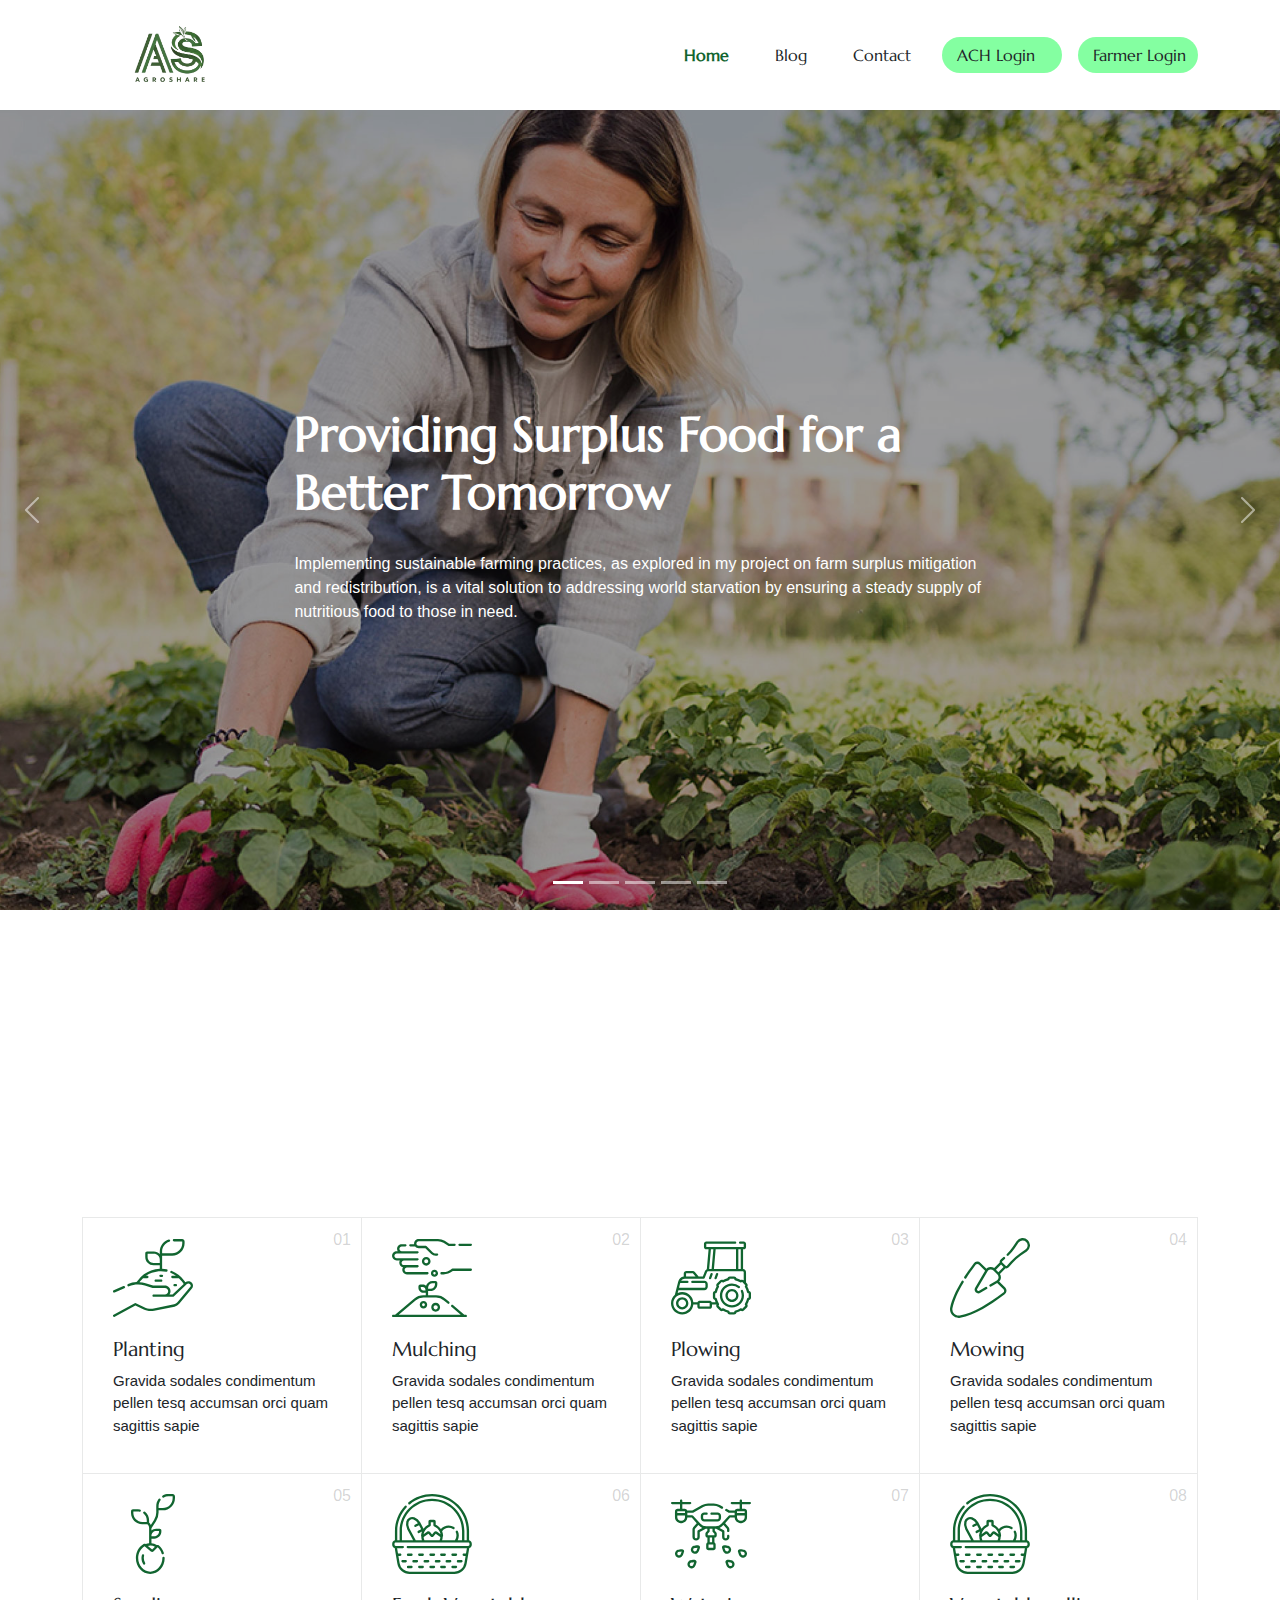
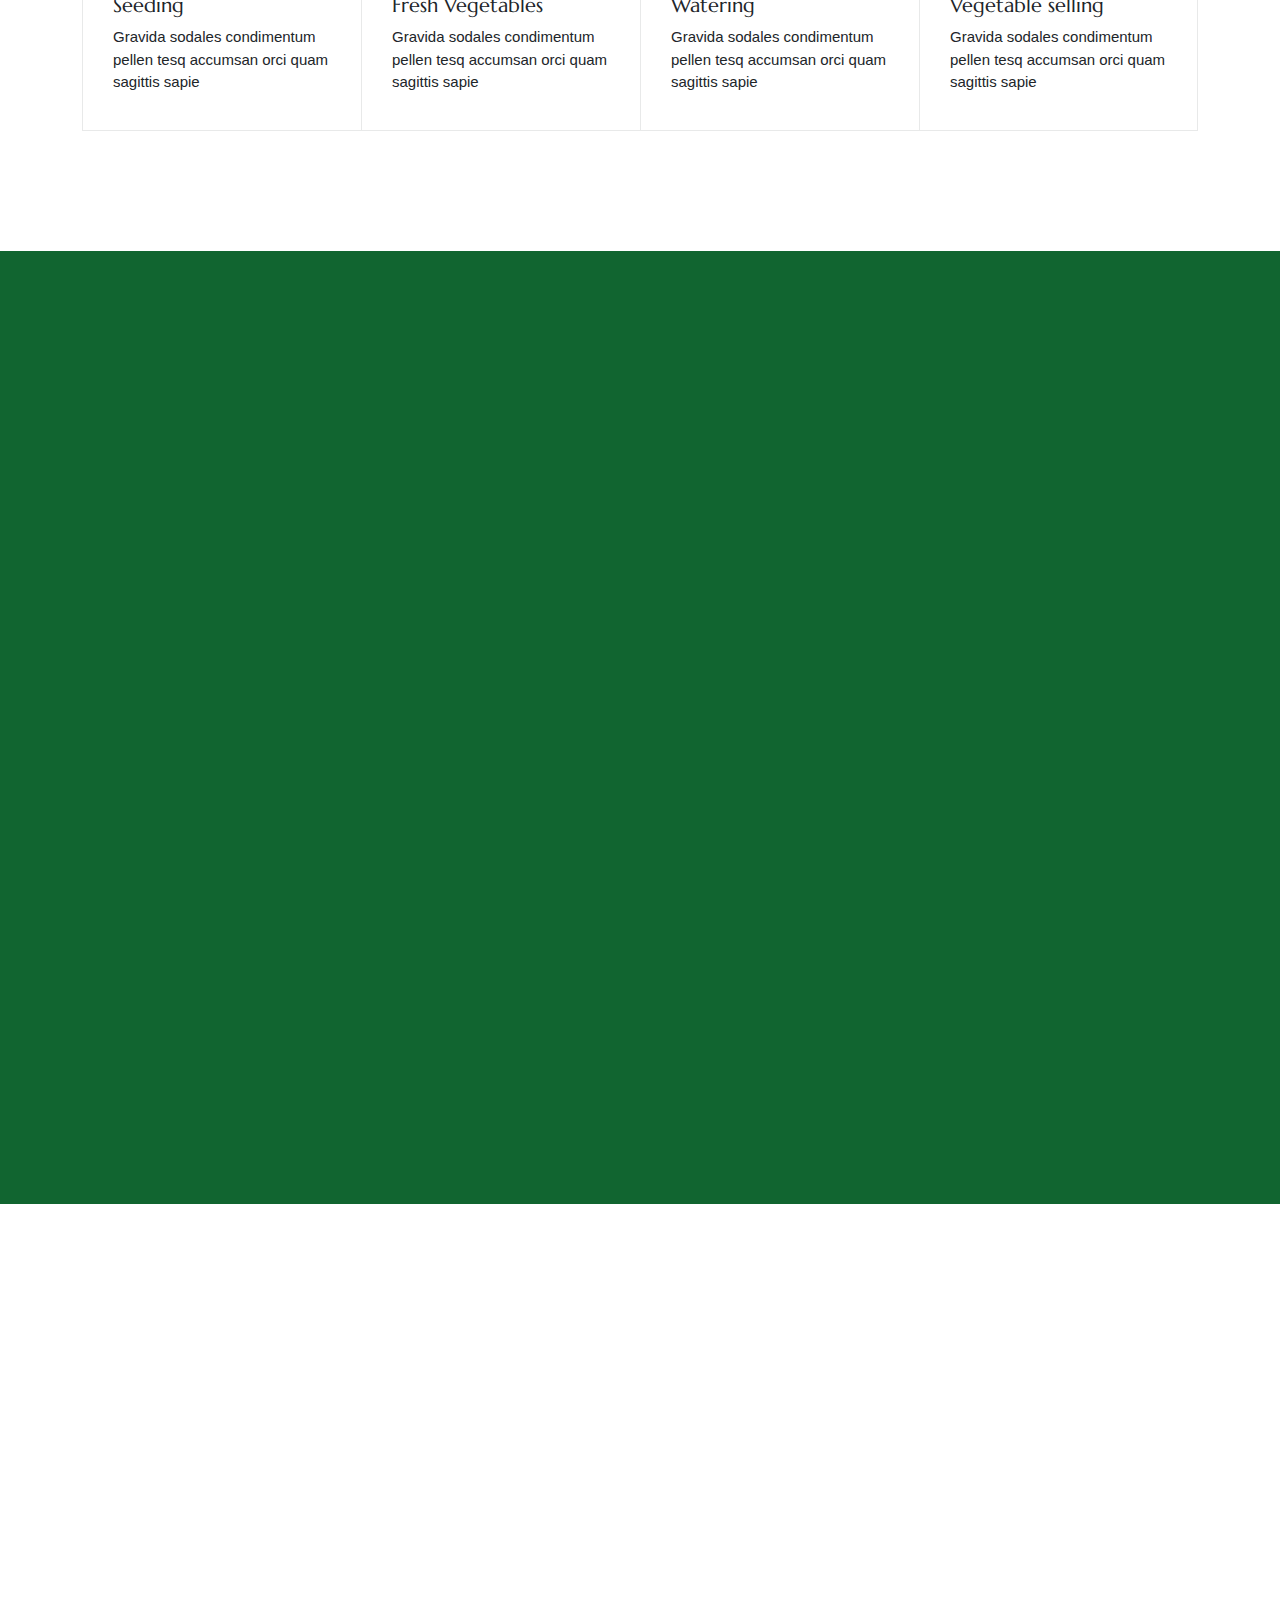
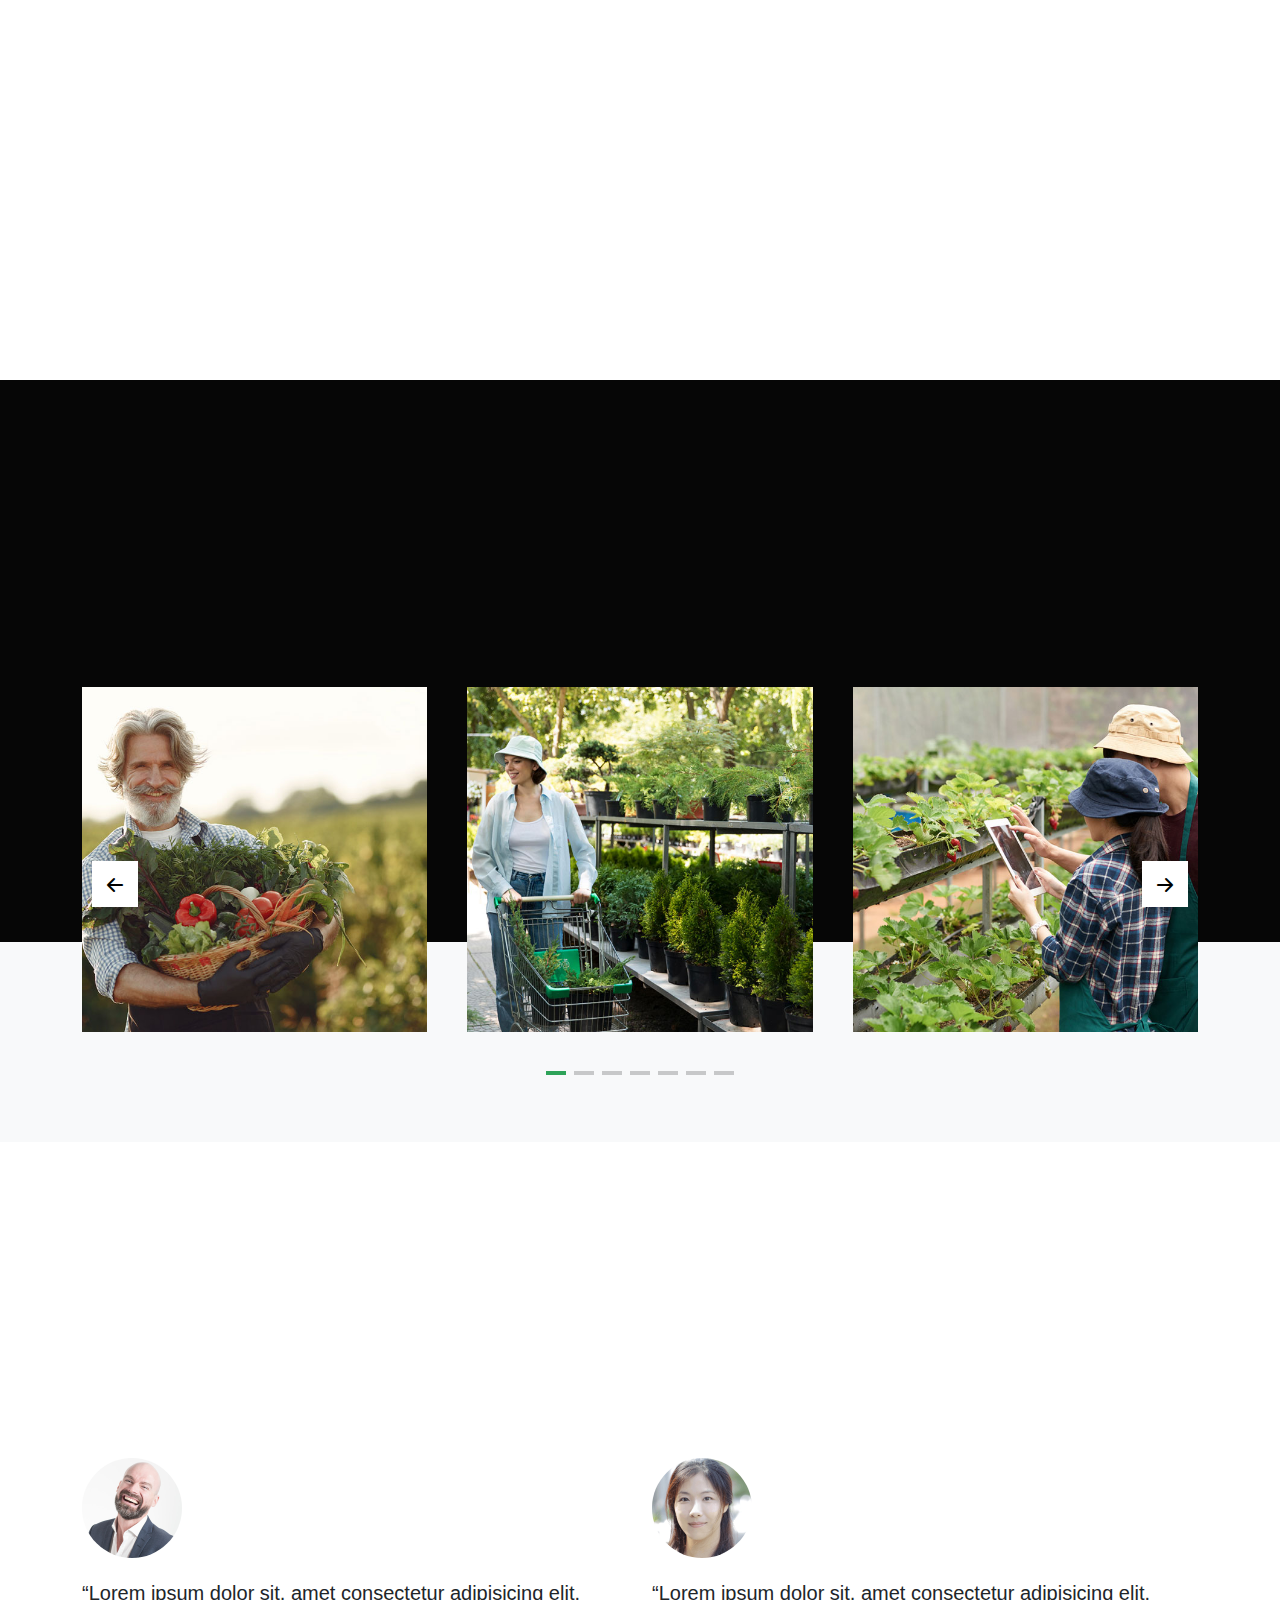
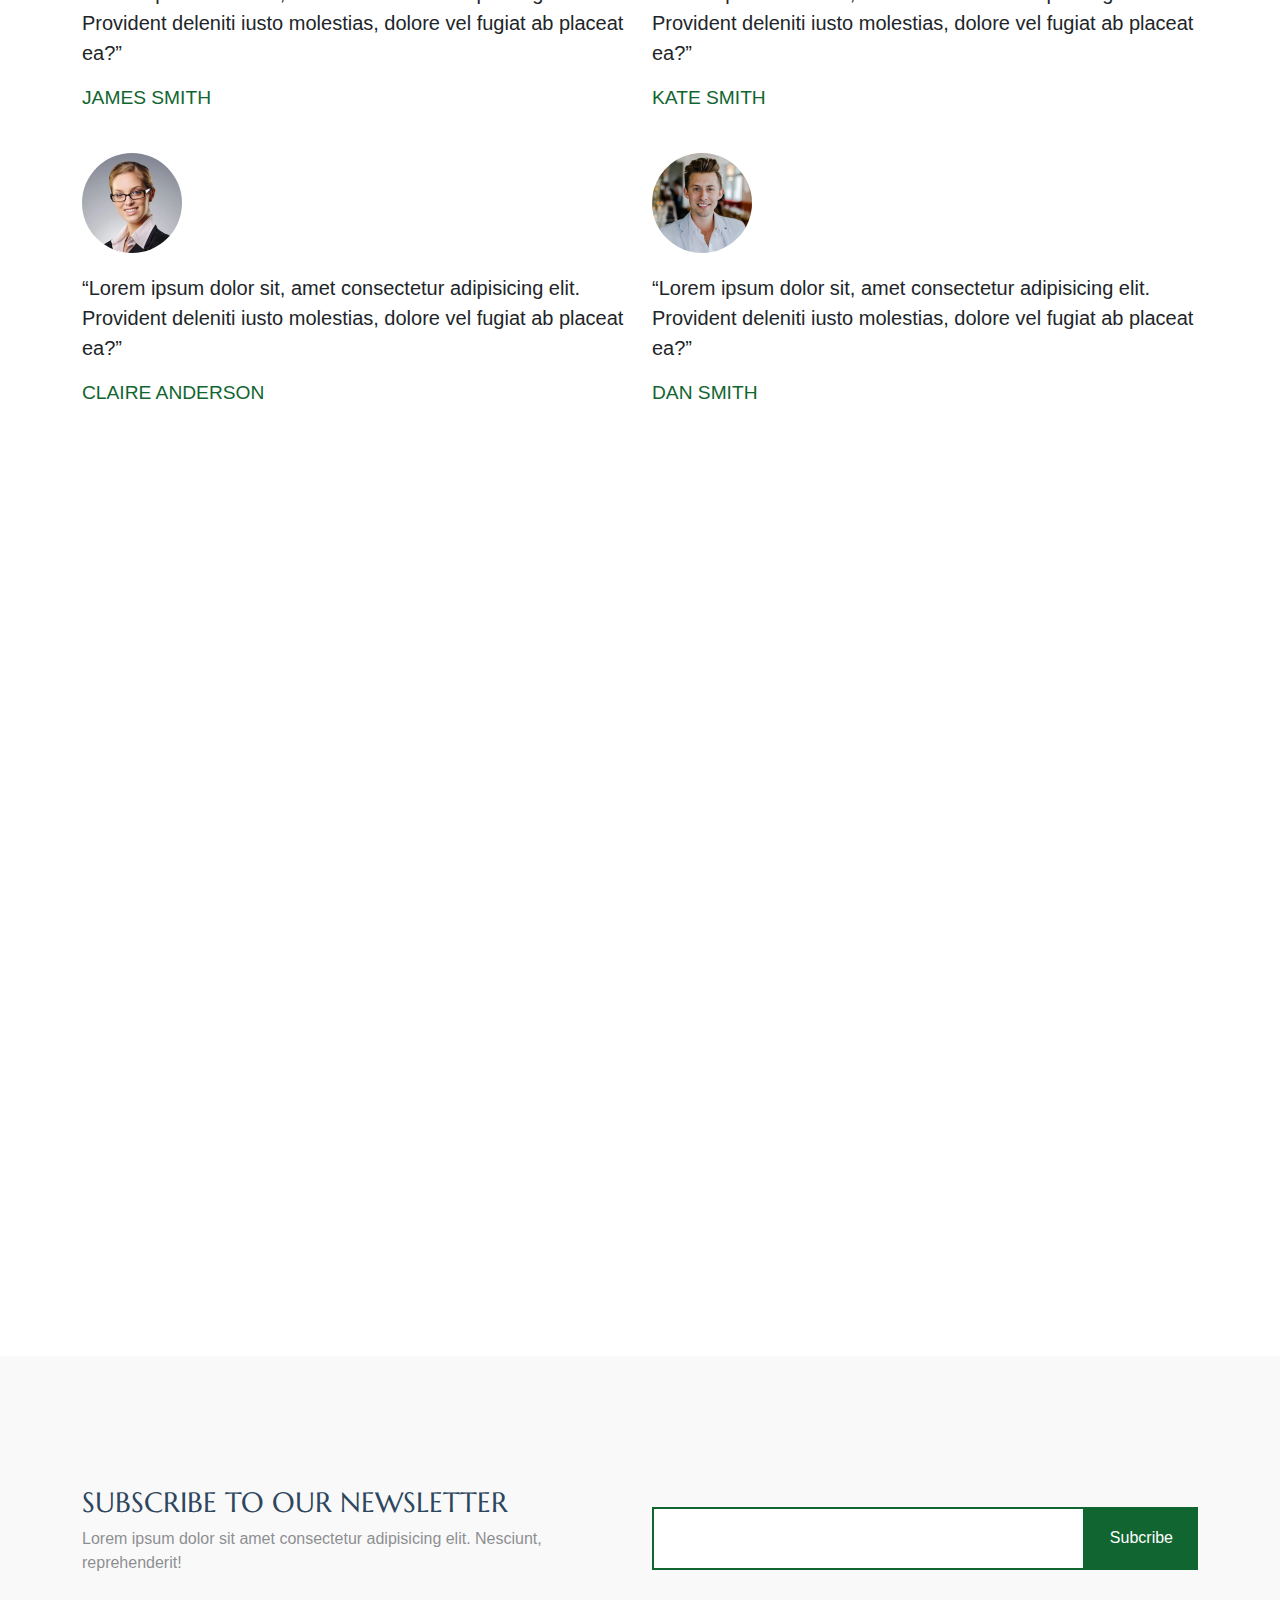
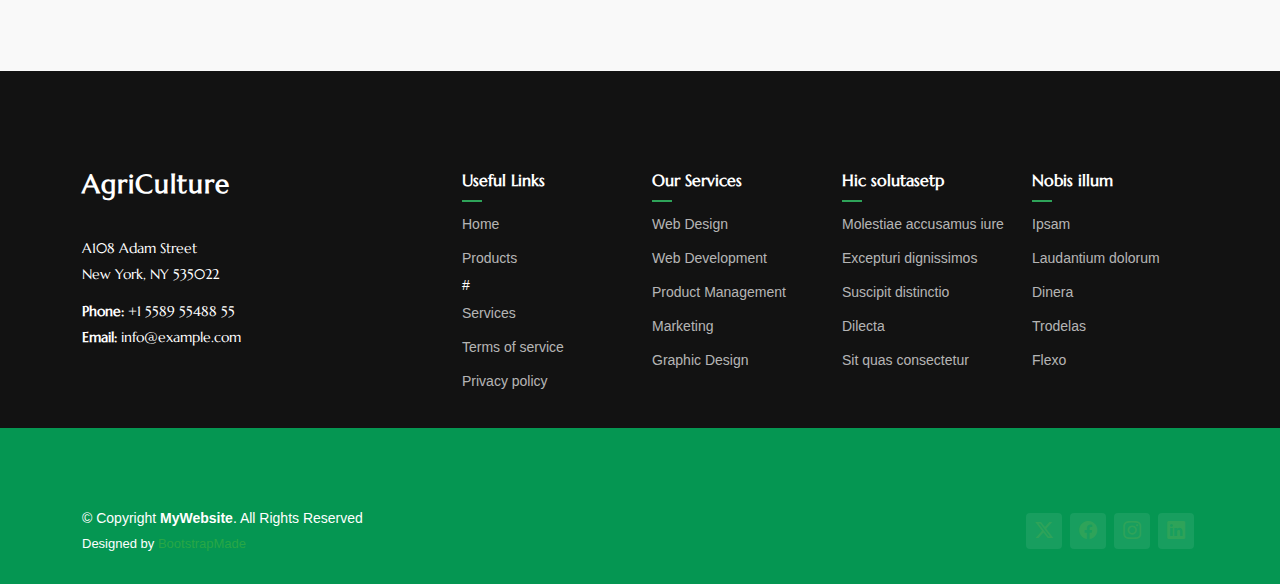
<file: index.html>
<!DOCTYPE html>
<html lang="en">

<head>
  <meta charset="utf-8">
  <meta content="width=device-width, initial-scale=1.0" name="viewport">
  <title> Home | AgroShare </title>
  <meta content="" name="description">
  <meta content="" name="keywords">

 

  <!-- Fonts -->
  <link href="https://fonts.googleapis.com" rel="preconnect">
  <link href="https://fonts.gstatic.com" rel="preconnect" crossorigin>
  <link
    href="https://fonts.googleapis.com/css2?family=Open+Sans:ital,wght@0,300;0,400;0,500;0,600;0,700;0,800;1,300;1,400;1,500;1,600;1,700;1,800&family=Marcellus:wght@400&display=swap"
    rel="stylesheet">

  <!-- Vendor CSS Files -->
  <link href="assets/vendor/bootstrap/css/bootstrap.min.css" rel="stylesheet">
  <link href="assets/vendor/bootstrap-icons/bootstrap-icons.css" rel="stylesheet">
  <link href="assets/vendor/aos/aos.css" rel="stylesheet">
  <link href="assets/vendor/swiper/swiper-bundle.min.css" rel="stylesheet">
  <link href="assets/vendor/glightbox/css/glightbox.min.css" rel="stylesheet">

  <!-- Main CSS File -->
  <link href="assets/css/main.css" rel="stylesheet">

</head>

<body class="index-page">

  <header id="header" class="header d-flex align-items-center position-relative">
    <div class="container-fluid container-xl position-relative d-flex align-items-center justify-content-between">

      <a href="index.html" class="logo d-flex align-items-center">
        <!-- Uncomment the line below if you also wish to use an image logo -->
        <img src="assets/img/logo.png" alt="AgriCulture">
        <!-- <h1 class="sitename">AgriCulture</h1>  -->
      </a>

      <nav id="navmenu" class="navmenu" style="display: flex; justify-content: flex-start; width: auto;">
        <ul style="list-style: none; padding: 0; margin: 0; display: flex; gap: 1rem;">
          <li><a href="index.html" class="active"  style="font-weight: bold;">Home</a></li>
          <!-- <li><a href="Products.html">Products</a></li> -->
          <li><a href="blog.html">Blog</a></li>
          <li><a href="contact.html">Contact</a></li>
          <li><a href="loginACH.html" class="buttonnavi">ACH Login</a></li>
          <li><a href="login.html" class="buttonnavi">Farmer Login</a></li>
      </ul>
      
        <i class="mobile-nav-toggle d-xl-none bi bi-list"></i>
      </nav>          
    
    </div>
  </header>

  <main class="main">

    <!-- Hero Section -->
    <section id="hero" class="hero section dark-background">

      <div id="hero-carousel" class="carousel slide carousel-fade" data-bs-ride="carousel" data-bs-interval="5000">

        <div class="carousel-item active">
          <img src="assets/img/hero_1.jpg" alt="">
          <div class="carousel-container">
            <h2>Providing Surplus Food for a Better Tomorrow</h2>
            <p>Implementing sustainable farming practices, as explored in my project on farm surplus mitigation and redistribution, is a vital solution to addressing world starvation by ensuring a steady supply of nutritious food to those in need.</p>
          </div>
        </div><!-- End Carousel Item -->

        <div class="carousel-item">
          <img src="assets/img/hero_2.jpg" alt="">
          <div class="carousel-container">
            <h2>Organic vegetables are good for health</h2>
            <p>Organic vegetables are a rich source of essential nutrients and antioxidants, making them a beneficial choice for promoting overall health and well-being.</p>
          </div>
        </div><!-- End Carousel Item -->

        <div class="carousel-item">
          <img src="assets/img/hero_3.jpg" alt="">
          <div class="carousel-container">
            <h2>Providing Fresh Produce Every Single Day</h2>
            <p>Beatae vitae dicta sunt explicabo. Nemo enim ipsam voluptatem quia voluptas sit aspernatur aut odit aut fugit.</p>
          </div>
        </div><!-- End Carousel Item -->

        <div class="carousel-item">
          <img src="assets/img/hero_4.jpg" alt="">
          <div class="carousel-container">
            <h2>Farming as a Passione</h2>
            <p>Neque porro quisquam est, qui dolorem ipsum quia dolor sit amet, consectetur, adipisci velit, sed quia non numquam eius.</p>
          </div>
        </div><!-- End Carousel Item -->

        <div class="carousel-item">
          <img src="assets/img/hero_5.jpg" alt="">
          <div class="carousel-container">
            <h2>Good Food For All</h2>
            <p>Lorem ipsum dolor sit amet, consectetur adipiscing elit, sed do eiusmod tempor incididunt ut labore et dolore magna aliqua.</p>
          </div>
        </div><!-- End Carousel Item -->

        <a class="carousel-control-prev" href="#hero-carousel" role="button" data-bs-slide="prev">
          <span class="carousel-control-prev-icon bi bi-chevron-left" aria-hidden="true"></span>
        </a>

        <a class="carousel-control-next" href="#hero-carousel" role="button" data-bs-slide="next">
          <span class="carousel-control-next-icon bi bi-chevron-right" aria-hidden="true"></span>
        </a>

        <ol class="carousel-indicators"></ol>

      </div>

    </section><!-- /Hero Section -->

    <!-- Services Section -->
    <section id="services" class="services section">

      <!-- Section Title -->
      <div class="container section-title" data-aos="fade-up">
        <h2>SERVICES</h2>
        <p>Providing Fresh Produce Every Single Day</p>
      </div><!-- End Section Title -->
      <div class="content">
        <div class="container">
          <div class="row g-0">
            <div class="col-lg-3 col-md-6">
              <div class="service-item">
                <span class="number">01</span>
                <div class="service-item-icon">
                  <svg xmlns="http://www.w3.org/2000/svg" version="1.1" xmlns:xlink="http://www.w3.org/1999/xlink" width="80" height="80" x="0" y="0" viewBox="0 0 509.435 509.435" style="enable-background: new 0 0 512 512" xml:space="preserve" class="">
                    <g>
                      <path d="M7.506 347.639c.994 0 2.005-.199 2.976-.619l62.037-26.857a7.5 7.5 0 0 0 3.903-9.862 7.5 7.5 0 0 0-9.862-3.903L4.523 333.255a7.501 7.501 0 0 0 2.983 14.384zM500.883 283.197c-10.953-10.952-28.175-11.423-39.689-1.267l-10.034-13.307c-19.783-26.239-46.1-46.623-76.103-58.948a7.5 7.5 0 0 0-5.699 13.875c11.136 4.575 21.708 10.382 31.567 17.249h-22.621c-4.143 0-7.5 3.358-7.5 7.5s3.357 7.5 7.5 7.5h41.188a169.382 169.382 0 0 1 19.691 21.855l11.048 14.652-71.171 67.597h-19.48a35.772 35.772 0 0 0 6.775-20.976c0-19.837-16.139-35.975-35.976-35.975h-75.023l-48.33-15.005a160.871 160.871 0 0 0-37.992-6.934l2.533-3.359a169.852 169.852 0 0 1 19.67-21.855h27.398c4.143 0 7.5-3.358 7.5-7.5s-3.357-7.5-7.5-7.5h-8.848a165.125 165.125 0 0 1 38.01-19.73c28.992-10.532 60.376-12.89 90.754-6.821a7.498 7.498 0 0 0 8.824-5.885 7.5 7.5 0 0 0-5.885-8.824 184.517 184.517 0 0 0-28.616-3.4v-83.727h64.189c43.49 0 78.872-35.382 78.872-78.872V22.488c0-8.712-7.088-15.801-15.801-15.801h-51.729c-4.143 0-7.5 3.358-7.5 7.5s3.357 7.5 7.5 7.5h51.729c.441 0 .801.359.801.801v11.051c0 35.219-28.653 63.872-63.872 63.872h-64.189V85.559c0-28.082 18.793-53.262 45.701-61.234a7.5 7.5 0 1 0-4.261-14.382c-15.972 4.732-30.338 14.681-40.451 28.015-10.46 13.79-15.988 30.25-15.988 47.601v16.416c-9.59-9.839-22.97-15.965-37.762-15.965h-43.432c-6.193 0-11.232 5.039-11.232 11.232v23.629c0 29.093 23.669 52.762 52.763 52.762h39.663v22.475a183.375 183.375 0 0 0-55.199 10.86c-32.974 11.978-61.705 33.297-83.085 61.653l-9.313 12.351a161.07 161.07 0 0 0-54.289 12.692 7.5 7.5 0 0 0-3.949 9.844 7.498 7.498 0 0 0 9.844 3.949c31.858-13.616 67.62-15.458 100.696-5.188l49.416 15.343c.72.224 1.47.337 2.224.337h76.161c11.566 0 20.976 9.409 20.976 20.975s-9.409 20.976-20.976 20.976h-71.803c-4.143 0-7.5 3.358-7.5 7.5s3.357 7.5 7.5 7.5h123.477a7.5 7.5 0 0 0 5.165-2.062l83.48-79.289c5.56-5.279 14.158-5.167 19.577.252a13.957 13.957 0 0 1 .853 18.9l-80.942 97.046a37.161 37.161 0 0 1-21.112 12.581L259.57 448.474c-20.377 4.113-41.89 1.365-60.575-7.739l-53.332-25.982a7.507 7.507 0 0 0-6.884.162L3.903 488.665a7.5 7.5 0 0 0 7.197 13.161l131.475-71.888 49.849 24.285c21.631 10.538 46.53 13.72 70.114 8.957l129.506-26.146a52.209 52.209 0 0 0 29.663-17.677l80.942-97.046c9.682-11.61 8.923-28.426-1.766-39.114zM258.212 158.634c-20.822 0-37.763-16.94-37.763-37.762V101.01h39.664c20.822 0 37.762 16.94 37.762 37.762v19.861h-39.663z" fill="currentColor" opacity="1" data-original="currentColor"></path>
                      <path d="M319.171 240.778a7.5 7.5 0 0 0-7.5-7.5h-9.43c-4.143 0-7.5 3.358-7.5 7.5s3.357 7.5 7.5 7.5h9.43a7.5 7.5 0 0 0 7.5-7.5zM272.068 264.08c-4.143 0-7.5 3.358-7.5 7.5s3.357 7.5 7.5 7.5h34.888c4.143 0 7.5-3.358 7.5-7.5s-3.357-7.5-7.5-7.5zM400.305 307.996c4.143 0 7.5-3.358 7.5-7.5s-3.357-7.5-7.5-7.5h-8.172c-4.143 0-7.5 3.358-7.5 7.5s3.357 7.5 7.5 7.5z" fill="currentColor" opacity="1" data-original="currentColor"></path>
                    </g>
                  </svg>
                </div>
                <div class="service-item-content">
                  <h3 class="service-heading">Planting</h3>
                  <p>
                    Gravida sodales condimentum pellen tesq accumsan orci quam
                    sagittis sapie
                  </p>
                </div>
              </div>
            </div>
            <div class="col-lg-3 col-md-6">
              <div class="service-item">
                <span class="number">02</span>
                <div class="service-item-icon">
                  <svg xmlns="http://www.w3.org/2000/svg" version="1.1" xmlns:xlink="http://www.w3.org/1999/xlink" width="80" height="80" x="0" y="0" viewBox="0 0 514.314 514.314" style="enable-background: new 0 0 512 512" xml:space="preserve" class="">
                    <g>
                      <path d="M434.176 51.297h72.639c4.143 0 7.5-3.358 7.5-7.5s-3.357-7.5-7.5-7.5h-72.639c-4.143 0-7.5 3.358-7.5 7.5s3.357 7.5 7.5 7.5zM117.994 54.791h30.852c5.47 6.605 13.729 10.82 22.955 10.82h42.865l35.886 35.886c8.246 8.246 19.209 12.787 30.869 12.787h8.32c4.143 0 7.5-3.358 7.5-7.5s-3.357-7.5-7.5-7.5h-8.32c-7.654 0-14.85-2.981-20.262-8.393l-38.083-38.083a7.5 7.5 0 0 0-5.304-2.197H171.8c-8.159 0-14.797-6.638-14.797-14.797s6.638-14.797 14.797-14.797h123.757a66.756 66.756 0 0 1 35.416 10.157l30.374 18.983a7.497 7.497 0 0 0 3.975 1.14h36.891c4.143 0 7.5-3.358 7.5-7.5s-3.357-7.5-7.5-7.5h-34.739l-28.551-17.843a81.742 81.742 0 0 0-43.365-12.437H171.801c-16.43 0-29.797 13.367-29.797 29.798 0 1.349.099 2.675.273 3.977h-24.283a7.5 7.5 0 1 0 0 14.999zM30.38 144.476h20.344a29.724 29.724 0 0 0-4.003 14.921c0 14.399 10.225 26.453 23.795 29.288a29.746 29.746 0 0 0-4.371 15.555c0 16.499 13.423 29.921 29.921 29.921h131.637a7.5 7.5 0 0 0 7.498-7.688 7.5 7.5 0 0 0-8.307-7.311H96.065c-8.228 0-14.921-6.694-14.921-14.921s6.693-14.921 14.921-14.921H163.9c4.143 0 7.5-3.358 7.5-7.5s-3.357-7.5-7.5-7.5H76.643c-8.228 0-14.922-6.694-14.922-14.921s6.694-14.921 14.922-14.921H163.9c4.143 0 7.5-3.358 7.5-7.5s-3.357-7.5-7.5-7.5H30.38c-8.228 0-14.921-6.694-14.921-14.921s6.693-14.921 14.921-14.921H163.9c4.143 0 7.5-3.358 7.5-7.5s-3.357-7.5-7.5-7.5H62.547c-8.228 0-14.921-6.694-14.921-14.921s6.693-14.921 14.921-14.921h23.485c4.143 0 7.5-3.358 7.5-7.5s-3.357-7.5-7.5-7.5H62.547c-16.498 0-29.921 13.423-29.921 29.921a29.719 29.719 0 0 0 4.003 14.921H30.38C13.882 84.636.459 98.059.459 114.557s13.423 29.919 29.921 29.919zM506.814 196.74H389.248a7.497 7.497 0 0 0-4.629 1.599l-5.613 4.403c-13.495 10.588-30.375 16.42-47.529 16.42h-12.272a7.5 7.5 0 0 0-8.309 7.5 7.5 7.5 0 0 0 7.5 7.5h13.081c20.496 0 40.664-6.967 56.788-19.618l3.574-2.804h114.976a7.5 7.5 0 1 0-.001-15z" fill="currentColor" opacity="1" data-original="currentColor" class=""></path>
                      <path d="M192.215 150.164c0 15.372 12.506 27.878 27.878 27.878s27.879-12.506 27.879-27.878-12.507-27.878-27.879-27.878-27.878 12.506-27.878 27.878zm40.757 0c0 7.101-5.777 12.878-12.879 12.878-7.101 0-12.878-5.777-12.878-12.878s5.777-12.878 12.878-12.878c7.101-.001 12.879 5.777 12.879 12.878zM273.049 203.771c-12.599 0-22.848 10.25-22.848 22.848s10.249 22.847 22.848 22.847 22.848-10.249 22.848-22.847-10.25-22.848-22.848-22.848zm0 30.695c-4.327 0-7.848-3.52-7.848-7.847s3.521-7.848 7.848-7.848 7.848 3.521 7.848 7.848-3.521 7.847-7.848 7.847zM474.178 493.298h-9.202l-73.199-62.323c-3.155-2.686-7.888-2.305-10.573.849s-2.305 7.887.849 10.572l59.785 50.902H43.105l108.164-92.092a77.855 77.855 0 0 1 50.423-18.558h81.558a77.851 77.851 0 0 1 50.423 18.558l24.029 20.458a7.498 7.498 0 0 0 10.573-.849 7.5 7.5 0 0 0-.849-10.572l-24.029-20.458a92.867 92.867 0 0 0-60.147-22.137h-51.158v-26.806h15.44c24.205 0 43.896-19.692 43.896-43.897v-8.808c0-6.785-5.52-12.305-12.305-12.305h-18.135c-19.99 0-36.891 13.437-42.174 31.749-5.716-4.945-13.156-7.947-21.29-7.947h-15.061c-6.942 0-12.591 5.648-12.591 12.592v7.399c0 17.97 14.619 32.589 32.589 32.589h14.629v15.433h-15.399a92.867 92.867 0 0 0-60.147 22.137L19.967 493.298H7.5c-4.143 0-7.5 3.358-7.5 7.5s3.357 7.5 7.5 7.5h466.678a7.5 7.5 0 0 0 0-15zM232.092 319.73c0-15.934 12.963-28.897 28.897-28.897h15.439v6.112c0 15.934-12.963 28.897-28.896 28.897h-15.44zm-16.978 17.485h-12.651c-9.698 0-17.589-7.89-17.589-17.589v-4.991h12.651c9.698 0 17.589 7.89 17.589 17.589z" fill="currentColor" opacity="1" data-original="currentColor" class=""></path>
                      <path d="M178.358 429.065c0 13.218 10.754 23.972 23.972 23.972s23.972-10.753 23.972-23.972-10.754-23.972-23.972-23.972-23.972 10.753-23.972 23.972zm32.944 0c0 4.947-4.024 8.972-8.972 8.972s-8.972-4.025-8.972-8.972 4.024-8.972 8.972-8.972 8.972 4.024 8.972 8.972zM252.23 445.536c0 15.706 12.777 28.484 28.483 28.484s28.484-12.778 28.484-28.484-12.778-28.484-28.484-28.484-28.483 12.778-28.483 28.484zm41.968 0c0 7.435-6.049 13.484-13.484 13.484s-13.483-6.049-13.483-13.484 6.049-13.484 13.483-13.484c7.435 0 13.484 6.049 13.484 13.484z" fill="currentColor" opacity="1" data-original="currentColor" class=""></path>
                    </g>
                  </svg>
                </div>
                <div class="service-item-content">
                  <h3 class="service-heading">Mulching</h3>
                  <p>
                    Gravida sodales condimentum pellen tesq accumsan orci quam
                    sagittis sapie
                  </p>
                </div>
              </div>
            </div>
            <div class="col-lg-3 col-md-6">
              <div class="service-item">
                <span class="number">03</span>
                <div class="service-item-icon">
                  <svg xmlns="http://www.w3.org/2000/svg" version="1.1" xmlns:xlink="http://www.w3.org/1999/xlink" width="80" height="80" x="0" y="0" viewBox="0 0 516.53 516.53" style="enable-background: new 0 0 512 512" xml:space="preserve" class="">
                    <g>
                      <path d="M504.085 341.447a113.617 113.617 0 0 0-11.524-27.805c3.866-6.212 3.104-14.506-2.288-19.897l-5.804-5.804v-67.388c0-10.907-8.398-19.878-19.066-20.817V73.099h4.012c8.301 0 15.054-6.753 15.054-15.054V37.599c0-8.301-6.753-15.054-15.054-15.054h-23.242a7.5 7.5 0 0 0 0 15l23.296.054-.054 20.5-241.554-.054.054-20.5H414.21a7.5 7.5 0 0 0 0-15H227.916c-8.301 0-15.054 6.753-15.054 15.054v20.446c0 8.301 6.753 15.054 15.054 15.054h14.719L231.27 201.13c-5.215 2.077-9.463 6.215-11.642 11.675l-14.014 35.128h-27.323l-24.417-28.857a16.73 16.73 0 0 0-12.795-5.936H99.071c-9.242 0-16.761 7.519-16.761 16.761v18.66a44.759 44.759 0 0 0-35.97 33.278L24.937 367.09C9.676 380.359 0 399.894 0 421.658c0 39.881 32.446 72.327 72.328 72.327 37.349 0 68.174-28.457 71.938-64.827h25.905v12.546c0 8.282 6.738 15.02 15.02 15.02h64.364c8.282 0 15.02-6.738 15.02-15.02v-12.546h29.374c-3.278 6.098-2.356 13.875 2.785 19.016l19.555 19.554a16 16 0 0 0 11.388 4.718c3.045 0 5.961-.839 8.506-2.431a113.556 113.556 0 0 0 27.808 11.525c1.662 7.123 8.064 12.445 15.686 12.445h27.655c7.602 0 13.99-5.293 15.672-12.441a113.582 113.582 0 0 0 27.814-11.525 15.986 15.986 0 0 0 8.514 2.427c4.302 0 8.346-1.675 11.388-4.717l19.555-19.555c5.396-5.396 6.156-13.7 2.29-19.901a113.607 113.607 0 0 0 11.522-27.801c7.123-1.662 12.445-8.064 12.445-15.686v-27.655c-.002-7.621-5.324-14.023-12.447-15.684zm-53.681-141.805h-15.681V73.099h15.681zM419.723 73.099v126.543h-142.46l11.233-126.543zm-146.286 0-11.233 126.543h-15.743l11.234-126.543zM99.071 228.14h42.008c.519 0 1.008.227 1.344.624l16.219 19.169H97.311v-18.032c0-.971.79-1.761 1.76-1.761zm-51.11 108.845h167.157c12.315 0 22.334-10.019 22.334-22.334v-16.152c0-12.315-10.019-22.334-22.334-22.334h-77.364a7.5 7.5 0 0 0 0 15h77.364c4.044 0 7.334 3.29 7.334 7.334v16.152c0 4.044-3.29 7.334-7.334 7.334H51.727l7.738-30.821h46.327a7.5 7.5 0 0 0 0-15h-40.76a29.774 29.774 0 0 1 24.779-13.231h120.886a7.5 7.5 0 0 0 6.966-4.721l15.897-39.849a5.883 5.883 0 0 1 5.49-3.721h224.51a5.916 5.916 0 0 1 5.91 5.91v52.522c-5.348-4.343-12.853-4.747-18.636-1.165a113.598 113.598 0 0 0-27.818-11.532c-1.662-7.123-8.063-12.445-15.685-12.445h-27.655c-7.602 0-13.99 5.294-15.672 12.441a113.583 113.583 0 0 0-27.818 11.527c-6.213-3.868-14.506-3.104-19.897 2.288l-19.555 19.555c-5.375 5.375-6.149 13.637-2.28 19.884a113.572 113.572 0 0 0-11.531 27.818c-7.123 1.662-12.445 8.063-12.445 15.685v27.655c0 7.602 5.293 13.99 12.441 15.672 1.242 4.67 2.784 9.24 4.603 13.699h-24.12c-2.277-5.402-7.626-9.204-13.847-9.204h-64.364c-6.221 0-11.569 3.802-13.847 9.204h-27.078c-3.764-36.371-34.589-64.828-71.938-64.828a71.896 71.896 0 0 0-28.994 6.086zm24.367 142c-31.61 0-57.328-25.717-57.328-57.327s25.717-57.328 57.328-57.328 57.327 25.717 57.327 57.328-25.717 57.327-57.327 57.327zm177.24-37.262h-.013l-64.384-.02.02-21.75 64.384.02zm251.962-56.937c0 .609-.496 1.105-1.189 1.105-4.816 0-8.956 3.287-10.065 7.992a98.695 98.695 0 0 1-12.139 29.288c-2.543 4.113-1.939 9.365 1.447 12.75l.084.084a1.105 1.105 0 0 1 0 1.562l-19.555 19.555a1.085 1.085 0 0 1-.781.323c-.208 0-.514-.056-.761-.303a3.326 3.326 0 0 0-.084-.084c-3.406-3.407-8.658-4.01-12.77-1.467a98.657 98.657 0 0 1-29.288 12.138c-4.706 1.11-7.992 5.25-7.992 10.15 0 .609-.496 1.105-1.104 1.105h-27.655c-.609 0-1.105-.496-1.105-1.189 0-4.816-3.287-8.956-7.992-10.066a98.69 98.69 0 0 1-29.287-12.137 10.35 10.35 0 0 0-5.455-1.561c-2.68 0-5.338 1.049-7.38 3.091a1.085 1.085 0 0 1-.781.323c-.208 0-.513-.056-.781-.324l-19.555-19.555c-.431-.431-.431-1.132.064-1.627 3.406-3.406 4.009-8.657 1.466-12.77a98.66 98.66 0 0 1-12.138-29.287c-1.11-4.706-5.25-7.992-10.15-7.992a1.107 1.107 0 0 1-1.105-1.105V357.13c0-.609.496-1.104 1.189-1.104 4.816 0 8.956-3.287 10.066-7.992a98.661 98.661 0 0 1 12.138-29.288c2.542-4.112 1.939-9.364-1.531-12.833a1.106 1.106 0 0 1 0-1.563l19.555-19.555c.431-.431 1.132-.431 1.626.064 3.407 3.408 8.658 4.011 12.77 1.467a98.666 98.666 0 0 1 29.288-12.138c4.706-1.11 7.992-5.25 7.992-10.15 0-.609.496-1.105 1.105-1.105h27.655c.609 0 1.104.496 1.104 1.189 0 4.816 3.287 8.956 7.992 10.066a98.664 98.664 0 0 1 29.288 12.139c4.113 2.543 9.365 1.939 12.833-1.531a1.107 1.107 0 0 1 1.563 0l19.555 19.555c.431.431.431 1.132-.062 1.625-3.408 3.406-4.012 8.658-1.468 12.771a98.666 98.666 0 0 1 12.138 29.288c1.11 4.706 5.25 7.992 10.066 7.992h.084c.609 0 1.105.496 1.105 1.104z" fill="currentColor" opacity="1" data-original="currentColor" class=""></path>
                      <path d="M454.895 335.721a7.5 7.5 0 0 0-3.834 9.889 62.412 62.412 0 0 1 5.335 25.349c0 34.678-28.213 62.891-62.891 62.891s-62.891-28.213-62.891-62.891c0-34.679 28.213-62.892 62.891-62.892a62.934 62.934 0 0 1 40.397 14.703 7.5 7.5 0 0 0 10.566-.923 7.5 7.5 0 0 0-.923-10.566 77.96 77.96 0 0 0-50.041-18.213c-42.949 0-77.891 34.942-77.891 77.892 0 42.949 34.942 77.891 77.891 77.891s77.891-34.942 77.891-77.891c0-10.895-2.224-21.46-6.611-31.403a7.5 7.5 0 0 0-9.889-3.836zM72.328 381.807c-21.974 0-39.851 17.877-39.851 39.851s17.877 39.851 39.851 39.851 39.851-17.877 39.851-39.851-17.878-39.851-39.851-39.851zm0 64.702c-13.703 0-24.851-11.148-24.851-24.851s11.148-24.851 24.851-24.851 24.851 11.148 24.851 24.851-11.149 24.851-24.851 24.851z" fill="currentColor" opacity="1" data-original="currentColor" class=""></path>
                      <path d="M393.504 328.829c-23.23 0-42.13 18.899-42.13 42.13 0 23.23 18.899 42.129 42.13 42.129s42.13-18.899 42.13-42.129-18.9-42.13-42.13-42.13zm0 69.26c-14.959 0-27.13-12.17-27.13-27.129s12.17-27.13 27.13-27.13 27.13 12.17 27.13 27.13c0 14.958-12.171 27.129-27.13 27.129zM249.861 265.585a7.487 7.487 0 0 0 2.663.491 7.503 7.503 0 0 0 7.013-4.838l9.438-24.841a7.5 7.5 0 0 0-14.022-5.328l-9.438 24.841a7.499 7.499 0 0 0 4.346 9.675zM285.384 265.585a7.487 7.487 0 0 0 2.663.491 7.502 7.502 0 0 0 7.012-4.838l9.439-24.841a7.5 7.5 0 0 0-4.347-9.675 7.5 7.5 0 0 0-9.675 4.347l-9.439 24.841a7.5 7.5 0 0 0 4.347 9.675z" fill="currentColor" opacity="1" data-original="currentColor" class=""></path>
                    </g>
                  </svg>
                </div>
                <div class="service-item-content">
                  <h3 class="service-heading">Plowing</h3>
                  <p>
                    Gravida sodales condimentum pellen tesq accumsan orci quam
                    sagittis sapie
                  </p>
                </div>
              </div>
            </div>
            <div class="col-lg-3 col-md-6">
              <div class="service-item">
                <span class="number">04</span>
                <div class="service-item-icon">
                  <svg xmlns="http://www.w3.org/2000/svg" version="1.1" xmlns:xlink="http://www.w3.org/1999/xlink" width="80" height="80" x="0" y="0" viewBox="0 0 509.389 509.389" style="enable-background: new 0 0 512 512" xml:space="preserve" class="">
                    <g>
                      <path d="M495.69 14.267A46.636 46.636 0 0 0 458.364.766a46.637 46.637 0 0 0-34.257 20.05l-24.614 35.749a309.594 309.594 0 0 1-37.289 44.521 7.5 7.5 0 0 0 10.544 10.668 324.596 324.596 0 0 0 39.1-46.684l24.614-35.749a31.674 31.674 0 0 1 23.268-13.618 31.66 31.66 0 0 1 25.354 9.17 31.681 31.681 0 0 1 9.171 25.355 31.679 31.679 0 0 1-13.618 23.267l-35.75 24.615a324.066 324.066 0 0 0-59.859 53.246l-22.502 25.667a5.412 5.412 0 0 1-3.933 1.86c-1.518.071-2.966-.518-4.047-1.599l-21.873-21.872c-1.081-1.082-1.649-2.52-1.599-4.048s.711-2.925 1.86-3.933l15.802-13.854a7.5 7.5 0 0 0-9.889-11.279l-15.802 13.854a20.546 20.546 0 0 0-6.964 14.719 20.37 20.37 0 0 0 .64 5.69l-35.241 35.241c-7.726-5.323-17.119-7.656-26.65-6.449-8.734 1.104-16.614 5.058-22.612 11.157l-37.903-37.903a28.552 28.552 0 0 0-22.3-8.292 28.547 28.547 0 0 0-20.847 11.457c-23.749 31.972-43.447 60.009-60.222 85.713a7.5 7.5 0 0 0 6.275 11.6 7.495 7.495 0 0 0 6.288-3.402c16.606-25.447 36.135-53.239 59.7-84.966a13.562 13.562 0 0 1 9.903-5.441 13.585 13.585 0 0 1 10.595 3.939l39.789 39.789-63.489 107.398c-5.606 9.484-4.179 21.121 3.554 28.957 4.724 4.785 10.89 7.271 17.211 7.271 4.233-.001 8.536-1.115 12.519-3.399l40.792-24.114a7.499 7.499 0 1 0-7.632-12.912l-40.706 24.064c-4.745 2.723-9.055 1.038-11.506-1.446-1.129-1.144-4.561-5.302-1.318-10.787L239.37 211.63c3.736-6.32 10.058-10.474 17.342-11.395 7.292-.918 14.44 1.529 19.633 6.722l25.938 25.938c5.187 5.186 7.654 12.36 6.771 19.686-.878 7.28-4.911 13.598-10.99 17.288l-44.019 26.021a7.5 7.5 0 0 0 7.632 12.912l38.725-22.893 40.397 40.396a13.558 13.558 0 0 1 3.938 10.564 13.606 13.606 0 0 1-5.428 9.926c-54.818 40.993-97.27 69.301-137.646 91.785-50.099 27.898-95.647 45.713-139.25 54.462-13.202 2.648-26.235-1.337-35.759-10.935a40.033 40.033 0 0 1-10.799-36.472c10.129-48.517 33.232-101.845 70.63-163.033a7.501 7.501 0 0 0-12.799-7.823c-38.309 62.679-62.028 117.563-72.515 167.79-3.796 18.186 1.75 36.916 14.835 50.103 10.368 10.45 24.27 16.146 38.625 16.145 3.564 0 7.159-.352 10.732-1.068 45.149-9.06 92.12-27.398 143.597-56.063 40.984-22.823 83.956-51.469 139.331-92.878a28.597 28.597 0 0 0 11.407-20.864 28.554 28.554 0 0 0-8.292-22.245l-38.525-38.525c6.079-6.031 10.002-13.987 11.063-22.799 1.106-9.18-1.037-18.215-5.937-25.753l35.39-35.39a20.4 20.4 0 0 0 5.022.654 20.546 20.546 0 0 0 15.384-6.975l22.502-25.667a309.032 309.032 0 0 1 57.086-50.779l35.749-24.614a46.635 46.635 0 0 0 20.05-34.256 46.63 46.63 0 0 0-13.5-37.328zM340.732 184.685l-32.723 32.723-15.459-15.459 32.723-32.723z" fill="currentColor" opacity="1" data-original="currentColor"></path>
                    </g>
                  </svg>
                </div>
                <div class="service-item-content">
                  <h3 class="service-heading">Mowing</h3>
                  <p>
                    Gravida sodales condimentum pellen tesq accumsan orci quam
                    sagittis sapie
                  </p>
                </div>
              </div>
            </div>

            <div class="col-lg-3 col-md-6">
              <div class="service-item">
                <span class="number">05</span>
                <div class="service-item-icon">
                  <svg xmlns="http://www.w3.org/2000/svg" version="1.1" xmlns:xlink="http://www.w3.org/1999/xlink" width="80" height="80" x="0" y="0" viewBox="0 0 513.089 513.089" style="enable-background: new 0 0 512 512" xml:space="preserve" class="">
                    <g>
                      <path d="M194.209 386.877a7.497 7.497 0 0 0-9.15 5.363 75.07 75.07 0 0 0-2.428 18.947c0 13.789 3.615 27 10.454 38.204a7.494 7.494 0 0 0 10.308 2.495 7.5 7.5 0 0 0 2.494-10.309c-5.401-8.851-8.257-19.359-8.257-30.39a60.09 60.09 0 0 1 1.941-15.16 7.497 7.497 0 0 0-5.362-9.15z" fill="currentColor" opacity="1" data-original="currentColor"></path>
                      <path d="M382.56 0h-27.319c-12.654 0-25.236 3.119-36.386 9.021a7.5 7.5 0 0 0 7.018 13.258c9.124-4.83 19.005-7.278 29.368-7.278h27.222v12.022c0 34.679-28.213 62.892-62.892 62.892h-27.222V77.893c0-13.309 4.12-26.038 11.914-36.811a7.5 7.5 0 0 0-12.153-8.793c-9.657 13.347-14.762 29.117-14.762 45.604V119.154a88.294 88.294 0 0 1-14.296 48.23l-20.501 31.543a46.65 46.65 0 0 0-9.615-13.916l-1.273-1.273v-14.053c0-21.604-9.58-41.872-26.284-55.608a7.5 7.5 0 0 0-9.528 11.586c13.226 10.876 20.812 26.922 20.812 44.022v9.66h-29.069c-31.412 0-56.968-25.556-56.968-56.968v-9.66h29.069c3.454 0 6.976.329 10.467.977a7.5 7.5 0 0 0 2.738-14.748 72.57 72.57 0 0 0-13.205-1.229h-31.883c-6.72 0-12.187 5.467-12.187 12.186v12.474c0 39.684 32.284 71.968 71.968 71.968h33.463l1.273 1.273c5.979 5.979 9.271 13.927 9.271 22.381v98.306a79.003 79.003 0 0 0-21.446 5.114c-4.152-2.798-9.597-3.045-13.983-.509-30.558 17.671-49.541 52.263-49.541 90.277 0 56.188 41.481 101.901 92.47 101.901s92.47-45.713 92.47-101.901c0-.237-.004-.473-.009-.709l-.005-.334a7.5 7.5 0 0 0-7.499-7.433h-.068a7.5 7.5 0 0 0-7.433 7.567l.014.909c0 47.917-34.753 86.901-77.47 86.901s-77.47-38.984-77.47-86.901c0-32.212 15.656-61.449 40.948-76.643l40.182 34.094c5.225 4.433 13.1 4.099 17.929-.761l25.512-25.668c11.649 10.022 20.473 23.408 25.562 38.809a7.496 7.496 0 0 0 9.475 4.768 7.5 7.5 0 0 0 4.768-9.474c-6.15-18.613-17.027-34.756-31.454-46.681-4.011-3.317-9.358-3.923-13.824-1.93-10.53-6.377-22.136-10.243-34.128-11.384v-29.695h18.365c25.013 0 45.362-20.35 45.362-45.362v-7.928c0-6.115-4.975-11.089-11.089-11.089h-22.276c-11.667 0-22.318 4.429-30.362 11.693v-13.713l29.028-44.665a103.263 103.263 0 0 0 16.72-56.404v-14.239h27.222c42.949 0 77.892-34.942 77.892-77.892v-12.12C397.462 6.685 390.777 0 382.56 0zM251.211 356.136l-27.468-23.306a63.694 63.694 0 0 1 15.358-1.884c10.366 0 20.534 2.525 29.851 7.34zm25.752-118.894h18.365v4.017c0 16.742-13.62 30.362-30.362 30.362h-18.365v-4.017c0-16.741 13.62-30.362 30.362-30.362z" fill="currentColor" opacity="1" data-original="currentColor"></path>
                    </g>
                  </svg>
                </div>
                <div class="service-item-content">
                  <h3 class="service-heading">Seeding</h3>
                  <p>
                    Gravida sodales condimentum pellen tesq accumsan orci quam
                    sagittis sapie
                  </p>
                </div>
              </div>
            </div>
            <div class="col-lg-3 col-md-6">
              <div class="service-item">
                <span class="number">06</span>
                <div class="service-item-icon">
                  <svg xmlns="http://www.w3.org/2000/svg" version="1.1" xmlns:xlink="http://www.w3.org/1999/xlink" width="80" height="80" x="0" y="0" viewBox="0 0 511.67 511.67" style="enable-background: new 0 0 512 512" xml:space="preserve" class="">
                    <g>
                      <path d="M492.96 296.401v-59.276c0-63.338-24.665-122.886-69.452-167.673C378.721 24.666 319.174 0 255.835 0c-54.517 0-107.757 18.967-149.914 53.407a7.5 7.5 0 1 0 9.491 11.616C154.896 32.765 204.767 15 255.835 15c59.332 0 115.112 23.105 157.066 65.059 41.953 41.954 65.059 97.734 65.059 157.066v58.7h-15v-58.7C462.96 122.916 370.044 30 255.835 30S48.71 122.916 48.71 237.125v58.7h-15v-58.7c0-56.142 21.01-109.737 59.158-150.913a7.502 7.502 0 0 0-11.004-10.195C41.139 119.975 18.71 177.19 18.71 237.125v59.276c-10.029 2.3-17.535 11.291-17.535 22.008v5.81c0 10.194 6.791 18.828 16.085 21.627l16.782 99.17c6.535 38.622 39.71 66.654 78.882 66.654h285.822c39.172 0 72.347-28.032 78.882-66.654l16.782-99.17c9.294-2.798 16.085-11.432 16.085-21.627v-5.81c0-10.717-7.506-19.708-17.535-22.008zM63.71 237.125C63.71 131.187 149.896 45 255.835 45S447.96 131.187 447.96 237.125v58.7h-27.888a64.77 64.77 0 0 0 7.259-29.747c0-9.561-2.046-18.787-6.081-27.423a7.5 7.5 0 0 0-13.59 6.35c3.1 6.633 4.671 13.723 4.671 21.073a49.851 49.851 0 0 1-9.875 29.747h-82.073a68.421 68.421 0 0 0 3.912-22.766l-.003-.369a10.737 10.737 0 0 0 2.441-7.707l-.074-.952a81.022 81.022 0 0 0-6.053-25.058c9.161-14.126 24.883-22.763 41.856-22.763a49.676 49.676 0 0 1 26.83 7.844 7.5 7.5 0 0 0 8.086-12.634 64.65 64.65 0 0 0-34.916-10.21c-19.407 0-37.547 8.686-49.744 23.261a81.08 81.08 0 0 0-25.89-24.171l-7.325-4.298v-19.86c0-6.111-4.972-11.083-11.083-11.083h-24.17c-6.111 0-11.083 4.972-11.083 11.083v19.86l-7.325 4.298a81.067 81.067 0 0 0-24.083 21.633l-21.606-40.574a68.923 68.923 0 0 0-37.588-32.526 39.21 39.21 0 0 0-31.641 2.285 39.215 39.215 0 0 0-19.556 24.977 68.922 68.922 0 0 0 6.006 49.343l37.481 70.388H63.71zm88.14 58.7-41.235-77.438a53.95 53.95 0 0 1-4.701-38.625c1.687-6.691 5.971-12.162 12.061-15.405 6.091-3.244 13.022-3.745 19.516-1.409a53.936 53.936 0 0 1 28.384 23.614L146.29 196.99a7.5 7.5 0 0 0 7.051 13.241l19.627-10.451 13.619 25.575-19.627 10.451a7.5 7.5 0 0 0 7.051 13.241l17.809-9.483a81.015 81.015 0 0 0-5.807 24.466l-.074.961a10.774 10.774 0 0 0 1.468 6.319c-.018.6-.03 1.185-.03 1.752a68.427 68.427 0 0 0 3.914 22.766H151.85zm116.357-89.059 11.029 6.472a66.163 66.163 0 0 1 31.323 43.794l-23.74-16.479a13.027 13.027 0 0 0-17.511 2.36l-12.974 15.524-12.974-15.525c-2.59-3.099-6.283-4.719-10.029-4.719-2.584 0-5.193.771-7.481 2.359l-23.74 16.478a66.163 66.163 0 0 1 31.323-43.794l11.029-6.472a7.5 7.5 0 0 0 3.704-6.469v-20.238h16.336v20.238a7.504 7.504 0 0 0 3.705 6.471zm-60.729 89.059a53.472 53.472 0 0 1-5.062-20.774c.171-.105.342-.21.509-.326l30.046-20.854 15.047 18.007c2.065 2.471 5.097 3.888 8.317 3.888s6.252-1.417 8.317-3.888v-.001l15.047-18.006 29.574 20.527a53.458 53.458 0 0 1-5.081 21.428h-96.714zm288.017 28.394c0 4.182-3.402 7.584-7.584 7.584H101.084c-4.143 0-7.5 3.358-7.5 7.5s3.357 7.5 7.5 7.5h377.952l-5.751 33.987h-14.299c-4.143 0-7.5 3.358-7.5 7.5s3.357 7.5 7.5 7.5h11.76l-7.907 46.723a64.83 64.83 0 0 1-64.093 54.157H112.924a64.83 64.83 0 0 1-64.093-54.157l-7.907-46.723h11.76c4.143 0 7.5-3.358 7.5-7.5s-3.357-7.5-7.5-7.5H38.386l-5.751-33.987h36.487c4.143 0 7.5-3.358 7.5-7.5s-3.357-7.5-7.5-7.5H23.759c-4.182 0-7.584-3.402-7.584-7.584v-5.81c0-4.182 3.402-7.584 7.584-7.584h464.152c4.182 0 7.584 3.402 7.584 7.584z" fill="currentColor" opacity="1" data-original="currentColor"></path>
                      <path d="M246.338 395.79h21.993c4.143 0 7.5-3.358 7.5-7.5s-3.357-7.5-7.5-7.5h-21.993c-4.143 0-7.5 3.358-7.5 7.5s3.357 7.5 7.5 7.5zM174.455 395.79h21.994c4.143 0 7.5-3.358 7.5-7.5s-3.357-7.5-7.5-7.5h-21.994c-4.143 0-7.5 3.358-7.5 7.5s3.357 7.5 7.5 7.5zM102.573 395.79h21.994c4.143 0 7.5-3.358 7.5-7.5s-3.357-7.5-7.5-7.5h-21.994a7.5 7.5 0 0 0 0 15zM315.221 395.79h21.994c4.143 0 7.5-3.358 7.5-7.5s-3.357-7.5-7.5-7.5h-21.994c-4.143 0-7.5 3.358-7.5 7.5s3.357 7.5 7.5 7.5zM387.103 395.79h21.994c4.143 0 7.5-3.358 7.5-7.5s-3.357-7.5-7.5-7.5h-21.994c-4.143 0-7.5 3.358-7.5 7.5s3.357 7.5 7.5 7.5zM246.338 474.186h21.993c4.143 0 7.5-3.358 7.5-7.5s-3.357-7.5-7.5-7.5h-21.993c-4.143 0-7.5 3.358-7.5 7.5s3.357 7.5 7.5 7.5zM174.455 474.186h21.994c4.143 0 7.5-3.358 7.5-7.5s-3.357-7.5-7.5-7.5h-21.994c-4.143 0-7.5 3.358-7.5 7.5s3.357 7.5 7.5 7.5zM102.573 474.186h21.994c4.143 0 7.5-3.358 7.5-7.5s-3.357-7.5-7.5-7.5h-21.994a7.5 7.5 0 0 0 0 15zM337.215 459.186h-21.994c-4.143 0-7.5 3.358-7.5 7.5s3.357 7.5 7.5 7.5h21.994a7.5 7.5 0 0 0 0-15zM387.103 474.186h21.994c4.143 0 7.5-3.358 7.5-7.5s-3.357-7.5-7.5-7.5h-21.994c-4.143 0-7.5 3.358-7.5 7.5s3.357 7.5 7.5 7.5zM273.606 430.229a7.5 7.5 0 0 0 7.5 7.5H303.1c4.143 0 7.5-3.358 7.5-7.5s-3.357-7.5-7.5-7.5h-21.994a7.5 7.5 0 0 0-7.5 7.5zM201.725 430.229a7.5 7.5 0 0 0 7.5 7.5h21.994c4.143 0 7.5-3.358 7.5-7.5s-3.357-7.5-7.5-7.5h-21.994a7.5 7.5 0 0 0-7.5 7.5zM129.843 430.229a7.5 7.5 0 0 0 7.5 7.5h21.993c4.143 0 7.5-3.358 7.5-7.5s-3.357-7.5-7.5-7.5h-21.993a7.5 7.5 0 0 0-7.5 7.5zM87.454 422.729H67.46c-4.143 0-7.5 3.358-7.5 7.5s3.357 7.5 7.5 7.5h19.994c4.143 0 7.5-3.358 7.5-7.5s-3.357-7.5-7.5-7.5zM342.49 430.229a7.5 7.5 0 0 0 7.5 7.5h21.993c4.143 0 7.5-3.358 7.5-7.5s-3.357-7.5-7.5-7.5H349.99a7.5 7.5 0 0 0-7.5 7.5zM414.372 430.229a7.5 7.5 0 0 0 7.5 7.5h21.994c4.143 0 7.5-3.358 7.5-7.5s-3.357-7.5-7.5-7.5h-21.994a7.5 7.5 0 0 0-7.5 7.5z" fill="currentColor" opacity="1" data-original="currentColor"></path>
                    </g>
                  </svg>
                </div>
                <div class="service-item-content">
                  <h3 class="service-heading">Fresh Vegetables</h3>
                  <p>
                    Gravida sodales condimentum pellen tesq accumsan orci quam
                    sagittis sapie
                  </p>
                </div>
              </div>
            </div>
            <div class="col-lg-3 col-md-6">
              <div class="service-item">
                <span class="number">07</span>
                <div class="service-item-icon">
                  <svg xmlns="http://www.w3.org/2000/svg" version="1.1" xmlns:xlink="http://www.w3.org/1999/xlink" width="80" height="80" x="0" y="0" viewBox="0 0 512.805 512.805" style="enable-background: new 0 0 512 512" xml:space="preserve" class="">
                    <g>
                      <path d="M505.305 50.503h-50.094v-7.141c0-4.143-3.357-7.5-7.5-7.5s-7.5 3.357-7.5 7.5v7.141h-50.094c-4.143 0-7.5 3.357-7.5 7.5s3.357 7.5 7.5 7.5h50.094v29.428h-15.309c-7.223 0-13.385 4.557-15.809 10.939h-33.847l-16.98-9.451a7.5 7.5 0 0 0-7.295 13.107l18.682 10.397a7.507 7.507 0 0 0 3.647.946h34.681v15.505h-32.393a7.495 7.495 0 0 0-5.565 2.473l-47.127 52.176a49.438 49.438 0 0 1-36.627 16.273h-60.732a49.442 49.442 0 0 1-36.627-16.273l-47.127-52.176a7.5 7.5 0 0 0-5.565-2.473h-31.393V120.87h33.681a7.507 7.507 0 0 0 3.647-.946l64.468-35.883a64.829 64.829 0 0 1 31.454-8.163h35.656a64.819 64.819 0 0 1 31.454 8.164l17.778 9.896a7.5 7.5 0 0 0 7.295-13.107l-17.778-9.895a79.844 79.844 0 0 0-38.749-10.058h-35.656a79.854 79.854 0 0 0-38.749 10.057l-62.767 34.936h-32.847c-2.424-6.383-8.587-10.939-15.809-10.939H72.594V65.503h50.094c4.143 0 7.5-3.357 7.5-7.5s-3.357-7.5-7.5-7.5H72.594v-7.141c0-4.143-3.357-7.5-7.5-7.5s-7.5 3.357-7.5 7.5v7.141H7.5c-4.143 0-7.5 3.357-7.5 7.5s3.357 7.5 7.5 7.5h50.094v29.428H42.285c-9.331 0-16.922 7.591-16.922 16.922v37.917c0 20.438 16.628 37.066 37.066 37.066h5.329c19.899 0 36.18-15.765 37.025-35.461h28.101l31.968 35.393-22.399 27.123a21.63 21.63 0 0 0-4.939 13.742v47.817c0 12.898 10.494 23.393 23.394 23.393 12.898 0 23.393-10.494 23.393-23.393v-32.069l38.482-21.157c.917.04 1.834.073 2.755.073h7.432v13.542l-8.567 8.567a13.242 13.242 0 0 0-3.903 9.424v12.244c0 7.191 5.729 13.055 12.86 13.304v31.344c-4.637 2.472-7.804 7.354-7.804 12.965v21.867c0 8.097 6.588 14.685 14.686 14.685h31.326c8.098 0 14.686-6.588 14.686-14.685v-21.867c0-5.611-3.167-10.493-7.804-12.965v-31.32h1.533c7.349 0 13.327-5.979 13.327-13.327V253.83c0-3.56-1.387-6.906-3.903-9.423l-8.567-8.568v-13.542h5.432c.921 0 1.838-.034 2.755-.073l38.482 21.157v32.069c0 12.898 10.494 23.393 23.394 23.393 12.898 0 23.393-10.494 23.393-23.393v-6.886c0-4.143-3.357-7.5-7.5-7.5s-7.5 3.357-7.5 7.5v6.886c0 4.628-3.765 8.393-8.393 8.393s-8.394-3.765-8.394-8.393v-36.505a7.5 7.5 0 0 0-3.887-6.572l-27.481-15.109c8.638-3.622 16.49-9.101 22.889-16.186l2.763-3.06 20.994 25.422a6.596 6.596 0 0 1 1.507 4.191v8.97c0 4.143 3.357 7.5 7.5 7.5s7.5-3.357 7.5-7.5v-8.97c0-5.004-1.755-9.885-4.94-13.742l-22.398-27.122 31.968-35.393h29.101c.844 19.696 17.125 35.461 37.025 35.461h5.329c20.438 0 37.066-16.628 37.066-37.066v-37.917c0-9.331-7.591-16.922-16.922-16.922h-15.309V65.503h50.094c4.143 0 7.5-3.357 7.5-7.5s-3.361-7.5-7.503-7.5zm-463.02 59.428h45.617c1.06 0 1.922.862 1.922 1.922v10.341H40.363v-10.341c0-1.06.863-1.922 1.922-1.922zm25.474 61.905H62.43c-12.167 0-22.066-9.899-22.066-22.066v-12.576h49.461v12.576c-.001 12.167-9.899 22.066-22.066 22.066zm105.428 60.537a7.501 7.501 0 0 0-3.887 6.572v36.505c0 4.628-3.766 8.393-8.394 8.393s-8.393-3.765-8.393-8.393v-47.817c0-1.526.535-3.016 1.507-4.192l20.994-25.422 2.763 3.06c6.4 7.085 14.251 12.563 22.889 16.186zm98.064 112.865h-30.697v-21.237h30.697zm-7.804-36.237h-15.09v-29.6h15.09zm4.586-64.753 10.274 10.275v9.878h-42.811v-9.878l10.274-10.275a7.498 7.498 0 0 0 2.196-5.303v-16.648h17.869v16.648a7.509 7.509 0 0 0 2.198 5.303zm182.342-72.412h-5.329c-12.167 0-22.065-9.899-22.065-22.066v-12.576h49.461v12.576c-.001 12.167-9.9 22.066-22.067 22.066zm22.066-59.983v10.341H422.98v-10.341c0-1.06.862-1.922 1.922-1.922h45.617c1.06 0 1.922.862 1.922 1.922zM362.367 383.195c6.981-.812 13.229-4.296 17.591-9.808s6.317-12.393 5.504-19.374c-.812-6.982-4.296-13.229-9.808-17.592-2.043-1.617-8.26-6.537-34.74-7.778a13.377 13.377 0 0 0-11.103 5.056 13.396 13.396 0 0 0-2.37 11.969c7.289 25.484 13.507 30.406 15.551 32.023 4.694 3.716 10.382 5.685 16.279 5.685 1.027 0 2.061-.06 3.096-.181zm-19.86-39.447c15.467.902 22.253 3.181 23.839 4.436a11.245 11.245 0 0 1 4.218 7.564c.349 3.002-.491 5.961-2.367 8.331s-4.562 3.868-7.564 4.218c-3 .352-5.961-.491-8.331-2.367-1.587-1.256-5.364-7.336-9.795-22.182zM397.513 429.988c-2.044-1.617-8.263-6.54-34.74-7.778a13.416 13.416 0 0 0-11.103 5.057 13.392 13.392 0 0 0-2.37 11.967c7.289 25.486 13.507 30.407 15.551 32.024 4.695 3.716 10.382 5.685 16.279 5.685 1.026 0 2.06-.061 3.095-.181 6.982-.812 13.23-4.296 17.592-9.808s6.317-12.393 5.504-19.375c-.813-6.981-4.297-13.229-9.808-17.591zm-7.458 27.658a11.243 11.243 0 0 1-7.564 4.217 11.251 11.251 0 0 1-8.331-2.366c-1.586-1.256-5.363-7.337-9.793-22.182 15.464.9 22.251 3.18 23.838 4.436a11.245 11.245 0 0 1 4.218 7.564 11.25 11.25 0 0 1-2.368 8.331zM477.456 361.45c-2.044-1.617-8.263-6.54-34.74-7.778a13.403 13.403 0 0 0-11.103 5.057 13.392 13.392 0 0 0-2.37 11.967c7.289 25.486 13.507 30.407 15.551 32.024 4.695 3.716 10.382 5.685 16.279 5.685 1.026 0 2.06-.061 3.095-.181 6.982-.812 13.23-4.296 17.592-9.808s6.317-12.393 5.504-19.375c-.813-6.981-4.296-13.229-9.808-17.591zm-7.458 27.657c-1.876 2.37-4.562 3.867-7.564 4.217s-5.961-.492-8.331-2.366c-1.586-1.256-5.363-7.337-9.793-22.182 15.464.9 22.251 3.18 23.838 4.436a11.245 11.245 0 0 1 4.218 7.564 11.248 11.248 0 0 1-2.368 8.331zM171.891 328.644c-26.48 1.241-32.697 6.161-34.74 7.778-5.512 4.362-8.995 10.609-9.808 17.592-.813 6.981 1.142 13.862 5.504 19.374 4.361 5.512 10.609 8.995 17.591 9.808 1.036.121 2.068.181 3.096.181 5.897 0 11.585-1.969 16.279-5.685 2.044-1.617 8.262-6.539 15.551-32.023a13.396 13.396 0 0 0-2.37-11.969 13.39 13.39 0 0 0-11.103-5.056zm-11.387 37.286a11.231 11.231 0 0 1-8.331 2.367c-3.002-.35-5.688-1.848-7.564-4.218s-2.716-5.329-2.367-8.331a11.245 11.245 0 0 1 4.218-7.564c1.586-1.255 8.372-3.533 23.839-4.436-4.432 14.846-8.209 20.926-9.795 22.182zM150.032 422.21c-26.478 1.238-32.696 6.161-34.74 7.778-5.512 4.361-8.995 10.609-9.808 17.591s1.142 13.863 5.504 19.375c4.361 5.512 10.609 8.995 17.592 9.808 1.035.121 2.067.181 3.095.181 5.896-.001 11.585-1.97 16.279-5.685 2.044-1.617 8.262-6.538 15.551-32.024a13.392 13.392 0 0 0-2.37-11.967 13.385 13.385 0 0 0-11.103-5.057zm-11.386 37.286a11.253 11.253 0 0 1-8.331 2.366c-3.003-.35-5.688-1.847-7.564-4.217s-2.716-5.329-2.367-8.331a11.245 11.245 0 0 1 4.218-7.564c1.587-1.256 8.374-3.535 23.838-4.436-4.431 14.845-8.209 20.926-9.794 22.182zM70.089 353.672c-26.478 1.238-32.696 6.161-34.74 7.778-5.512 4.361-8.995 10.609-9.808 17.591s1.142 13.863 5.504 19.375c4.361 5.512 10.609 8.995 17.592 9.808 1.035.121 2.067.181 3.095.181 5.896-.001 11.585-1.97 16.279-5.685 2.044-1.617 8.262-6.538 15.551-32.024a13.392 13.392 0 0 0-2.37-11.967 13.374 13.374 0 0 0-11.103-5.057zm-11.387 37.286a11.243 11.243 0 0 1-8.331 2.366c-3.003-.35-5.688-1.847-7.564-4.217s-2.716-5.329-2.367-8.331a11.245 11.245 0 0 1 4.218-7.564c1.587-1.256 8.374-3.535 23.838-4.436-4.431 14.845-8.208 20.926-9.794 22.182z" fill="currentColor" opacity="1" data-original="currentColor"></path>
                      <path d="M213.116 133.756h14.881c4.143 0 7.5-3.357 7.5-7.5s-3.357-7.5-7.5-7.5h-14.881c-12.212 0-22.147 9.936-22.147 22.147v13.102c0 12.212 9.936 22.146 22.147 22.146h85.572c12.212 0 22.147-9.935 22.147-22.146v-13.102c0-12.212-9.936-22.147-22.147-22.147h-38.729c-4.143 0-7.5 3.357-7.5 7.5s3.357 7.5 7.5 7.5h38.729a7.155 7.155 0 0 1 7.147 7.147v13.102c0 3.94-3.206 7.146-7.147 7.146h-85.572c-3.941 0-7.147-3.206-7.147-7.146v-13.102a7.155 7.155 0 0 1 7.147-7.147z" fill="currentColor" opacity="1" data-original="currentColor"></path>
                    </g>
                  </svg>
                </div>
                <div class="service-item-content">
                  <h3 class="service-heading">Watering</h3>
                  <p>
                    Gravida sodales condimentum pellen tesq accumsan orci quam
                    sagittis sapie
                  </p>
                </div>
              </div>
            </div>
            <div class="col-lg-3 col-md-6">
              <div class="service-item">
                <span class="number">08</span>
                <div class="service-item-icon">
                  <svg xmlns="http://www.w3.org/2000/svg" version="1.1" xmlns:xlink="http://www.w3.org/1999/xlink" width="80" height="80" x="0" y="0" viewBox="0 0 511.67 511.67" style="enable-background: new 0 0 512 512" xml:space="preserve" class="">
                    <g>
                      <path d="M492.96 296.401v-59.276c0-63.338-24.665-122.886-69.452-167.673C378.721 24.666 319.174 0 255.835 0c-54.517 0-107.757 18.967-149.914 53.407a7.5 7.5 0 1 0 9.491 11.616C154.896 32.765 204.767 15 255.835 15c59.332 0 115.112 23.105 157.066 65.059 41.953 41.954 65.059 97.734 65.059 157.066v58.7h-15v-58.7C462.96 122.916 370.044 30 255.835 30S48.71 122.916 48.71 237.125v58.7h-15v-58.7c0-56.142 21.01-109.737 59.158-150.913a7.502 7.502 0 0 0-11.004-10.195C41.139 119.975 18.71 177.19 18.71 237.125v59.276c-10.029 2.3-17.535 11.291-17.535 22.008v5.81c0 10.194 6.791 18.828 16.085 21.627l16.782 99.17c6.535 38.622 39.71 66.654 78.882 66.654h285.822c39.172 0 72.347-28.032 78.882-66.654l16.782-99.17c9.294-2.798 16.085-11.432 16.085-21.627v-5.81c0-10.717-7.506-19.708-17.535-22.008zM63.71 237.125C63.71 131.187 149.896 45 255.835 45S447.96 131.187 447.96 237.125v58.7h-27.888a64.77 64.77 0 0 0 7.259-29.747c0-9.561-2.046-18.787-6.081-27.423a7.5 7.5 0 0 0-13.59 6.35c3.1 6.633 4.671 13.723 4.671 21.073a49.851 49.851 0 0 1-9.875 29.747h-82.073a68.421 68.421 0 0 0 3.912-22.766l-.003-.369a10.737 10.737 0 0 0 2.441-7.707l-.074-.952a81.022 81.022 0 0 0-6.053-25.058c9.161-14.126 24.883-22.763 41.856-22.763a49.676 49.676 0 0 1 26.83 7.844 7.5 7.5 0 0 0 8.086-12.634 64.65 64.65 0 0 0-34.916-10.21c-19.407 0-37.547 8.686-49.744 23.261a81.08 81.08 0 0 0-25.89-24.171l-7.325-4.298v-19.86c0-6.111-4.972-11.083-11.083-11.083h-24.17c-6.111 0-11.083 4.972-11.083 11.083v19.86l-7.325 4.298a81.067 81.067 0 0 0-24.083 21.633l-21.606-40.574a68.923 68.923 0 0 0-37.588-32.526 39.21 39.21 0 0 0-31.641 2.285 39.215 39.215 0 0 0-19.556 24.977 68.922 68.922 0 0 0 6.006 49.343l37.481 70.388H63.71zm88.14 58.7-41.235-77.438a53.95 53.95 0 0 1-4.701-38.625c1.687-6.691 5.971-12.162 12.061-15.405 6.091-3.244 13.022-3.745 19.516-1.409a53.936 53.936 0 0 1 28.384 23.614L146.29 196.99a7.5 7.5 0 0 0 7.051 13.241l19.627-10.451 13.619 25.575-19.627 10.451a7.5 7.5 0 0 0 7.051 13.241l17.809-9.483a81.015 81.015 0 0 0-5.807 24.466l-.074.961a10.774 10.774 0 0 0 1.468 6.319c-.018.6-.03 1.185-.03 1.752a68.427 68.427 0 0 0 3.914 22.766H151.85zm116.357-89.059 11.029 6.472a66.163 66.163 0 0 1 31.323 43.794l-23.74-16.479a13.027 13.027 0 0 0-17.511 2.36l-12.974 15.524-12.974-15.525c-2.59-3.099-6.283-4.719-10.029-4.719-2.584 0-5.193.771-7.481 2.359l-23.74 16.478a66.163 66.163 0 0 1 31.323-43.794l11.029-6.472a7.5 7.5 0 0 0 3.704-6.469v-20.238h16.336v20.238a7.504 7.504 0 0 0 3.705 6.471zm-60.729 89.059a53.472 53.472 0 0 1-5.062-20.774c.171-.105.342-.21.509-.326l30.046-20.854 15.047 18.007c2.065 2.471 5.097 3.888 8.317 3.888s6.252-1.417 8.317-3.888v-.001l15.047-18.006 29.574 20.527a53.458 53.458 0 0 1-5.081 21.428h-96.714zm288.017 28.394c0 4.182-3.402 7.584-7.584 7.584H101.084c-4.143 0-7.5 3.358-7.5 7.5s3.357 7.5 7.5 7.5h377.952l-5.751 33.987h-14.299c-4.143 0-7.5 3.358-7.5 7.5s3.357 7.5 7.5 7.5h11.76l-7.907 46.723a64.83 64.83 0 0 1-64.093 54.157H112.924a64.83 64.83 0 0 1-64.093-54.157l-7.907-46.723h11.76c4.143 0 7.5-3.358 7.5-7.5s-3.357-7.5-7.5-7.5H38.386l-5.751-33.987h36.487c4.143 0 7.5-3.358 7.5-7.5s-3.357-7.5-7.5-7.5H23.759c-4.182 0-7.584-3.402-7.584-7.584v-5.81c0-4.182 3.402-7.584 7.584-7.584h464.152c4.182 0 7.584 3.402 7.584 7.584z" fill="currentColor" opacity="1" data-original="currentColor"></path>
                      <path d="M246.338 395.79h21.993c4.143 0 7.5-3.358 7.5-7.5s-3.357-7.5-7.5-7.5h-21.993c-4.143 0-7.5 3.358-7.5 7.5s3.357 7.5 7.5 7.5zM174.455 395.79h21.994c4.143 0 7.5-3.358 7.5-7.5s-3.357-7.5-7.5-7.5h-21.994c-4.143 0-7.5 3.358-7.5 7.5s3.357 7.5 7.5 7.5zM102.573 395.79h21.994c4.143 0 7.5-3.358 7.5-7.5s-3.357-7.5-7.5-7.5h-21.994a7.5 7.5 0 0 0 0 15zM315.221 395.79h21.994c4.143 0 7.5-3.358 7.5-7.5s-3.357-7.5-7.5-7.5h-21.994c-4.143 0-7.5 3.358-7.5 7.5s3.357 7.5 7.5 7.5zM387.103 395.79h21.994c4.143 0 7.5-3.358 7.5-7.5s-3.357-7.5-7.5-7.5h-21.994c-4.143 0-7.5 3.358-7.5 7.5s3.357 7.5 7.5 7.5zM246.338 474.186h21.993c4.143 0 7.5-3.358 7.5-7.5s-3.357-7.5-7.5-7.5h-21.993c-4.143 0-7.5 3.358-7.5 7.5s3.357 7.5 7.5 7.5zM174.455 474.186h21.994c4.143 0 7.5-3.358 7.5-7.5s-3.357-7.5-7.5-7.5h-21.994c-4.143 0-7.5 3.358-7.5 7.5s3.357 7.5 7.5 7.5zM102.573 474.186h21.994c4.143 0 7.5-3.358 7.5-7.5s-3.357-7.5-7.5-7.5h-21.994a7.5 7.5 0 0 0 0 15zM337.215 459.186h-21.994c-4.143 0-7.5 3.358-7.5 7.5s3.357 7.5 7.5 7.5h21.994a7.5 7.5 0 0 0 0-15zM387.103 474.186h21.994c4.143 0 7.5-3.358 7.5-7.5s-3.357-7.5-7.5-7.5h-21.994c-4.143 0-7.5 3.358-7.5 7.5s3.357 7.5 7.5 7.5zM273.606 430.229a7.5 7.5 0 0 0 7.5 7.5H303.1c4.143 0 7.5-3.358 7.5-7.5s-3.357-7.5-7.5-7.5h-21.994a7.5 7.5 0 0 0-7.5 7.5zM201.725 430.229a7.5 7.5 0 0 0 7.5 7.5h21.994c4.143 0 7.5-3.358 7.5-7.5s-3.357-7.5-7.5-7.5h-21.994a7.5 7.5 0 0 0-7.5 7.5zM129.843 430.229a7.5 7.5 0 0 0 7.5 7.5h21.993c4.143 0 7.5-3.358 7.5-7.5s-3.357-7.5-7.5-7.5h-21.993a7.5 7.5 0 0 0-7.5 7.5zM87.454 422.729H67.46c-4.143 0-7.5 3.358-7.5 7.5s3.357 7.5 7.5 7.5h19.994c4.143 0 7.5-3.358 7.5-7.5s-3.357-7.5-7.5-7.5zM342.49 430.229a7.5 7.5 0 0 0 7.5 7.5h21.993c4.143 0 7.5-3.358 7.5-7.5s-3.357-7.5-7.5-7.5H349.99a7.5 7.5 0 0 0-7.5 7.5zM414.372 430.229a7.5 7.5 0 0 0 7.5 7.5h21.994c4.143 0 7.5-3.358 7.5-7.5s-3.357-7.5-7.5-7.5h-21.994a7.5 7.5 0 0 0-7.5 7.5z" fill="currentColor" opacity="1" data-original="currentColor"></path>
                    </g>
                  </svg>
                </div>
                <div class="service-item-content">
                  <h3 class="service-heading">Vegetable selling</h3>
                  <p>
                    Gravida sodales condimentum pellen tesq accumsan orci quam
                    sagittis sapie
                  </p>
                </div>
              </div>
            </div>
          </div>
        </div>
      </div>
    </section><!-- /Services Section -->

    <!-- About Section -->
    <section id="about" class="about section">

      <div class="content">
        <div class="container">
          <div class="row">
            <div class="col-lg-6 mb-4 mb-lg-0">
              <img src="assets/img/img_long_5.jpg" alt="Image " class="img-fluid img-overlap" data-aos="zoom-out">
            </div>
            <div class="col-lg-5 ml-auto" data-aos="fade-up" data-aos-delay="100">
              <h3 class="content-subtitle text-white opacity-50">Why Choose Us</h3>
              <h2 class="content-title mb-4">
                More than <strong>50 year experience</strong> in agriculture
                industry
              </h2>
              <p class="opacity-50">
                Reprehenderit, odio laboriosam? Blanditiis quae ullam quasi illum
                minima nostrum perspiciatis error consequatur sit nulla.
              </p>

              <div class="row my-5">
                <div class="col-lg-12 d-flex align-items-start mb-4">
                  <i class="bi bi-cloud-rain me-4 display-6"></i>
                  <div>
                    <h4 class="m-0 h5 text-white">Plants needs rain</h4>
                    <p class="text-white opacity-50">Lorem ipsum dolor sit amet.</p>
                  </div>
                </div>
                <div class="col-lg-12 d-flex align-items-start mb-4">
                  <i class="bi bi-heart me-4 display-6"></i>
                  <div>
                    <h4 class="m-0 h5 text-white">Love organic foods</h4>
                    <p class="text-white opacity-50">Lorem ipsum dolor sit amet.</p>
                  </div>
                </div>
                <div class="col-lg-12 d-flex align-items-start">
                  <i class="bi bi-shop me-4 display-6"></i>
                  <div>
                    <h4 class="m-0 h5 text-white">Sell vegies</h4>
                    <p class="text-white opacity-50">Lorem ipsum dolor sit amet.</p>
                  </div>
                </div>
              </div>
            </div>
          </div>
        </div>
      </div>
    </section><!-- /About Section -->

    <!-- About 3 Section -->
    <section id="about-3" class="about-3 section">

      <div class="container">
        <div class="row gy-4 justify-content-between align-items-center">
          <div class="col-lg-6 order-lg-2 position-relative" data-aos="zoom-out">
            <img src="assets/img/img_sq_1.jpg" alt="Image" class="img-fluid">
            <a href="https://www.youtube.com/watch?v=LXb3EKWsInQ" class="glightbox pulsating-play-btn">
              <span class="play"><i class="bi bi-play-fill"></i></span>
            </a>
          </div>
          <div class="col-lg-5 order-lg-1" data-aos="fade-up" data-aos-delay="100">
            <h2 class="content-title mb-4">Plants Make Life Better</h2>
            <p class="mb-4">
              Lorem ipsum dolor sit amet consectetur adipisicing elit. Enim
              necessitatibus placeat, atque qui voluptatem velit explicabo vitae
              repellendus architecto provident nisi ullam minus asperiores commodi!
              Tenetur, repellat aliquam nihil illo.
            </p>
            <ul class="list-unstyled list-check">
              <li>Lorem ipsum dolor sit amet</li>
              <li>Velit explicabo vitae repellendu</li>
              <li>Repellat aliquam nihil illo</li>
            </ul>

            <p><a href="#" class="btn-cta">Contact</a></p>
          </div>
        </div>
      </div>
    </section><!-- /About 3 Section -->

    <!-- Services 2 Section -->
    <section id="services-2" class="services-2 section dark-background">
      <!-- Section Title -->
      <div class="container section-title" data-aos="fade-up">
        <h2>Services</h2>
        <p>Necessitatibus eius consequatur</p>
      </div><!-- End Section Title -->

      <div class="services-carousel-wrap">
        <div class="container">
          <div class="swiper init-swiper">
            <script type="application/json" class="swiper-config">
              {
                "loop": true,
                "speed": 600,
                "autoplay": {
                  "delay": 5000
                },
                "slidesPerView": "auto",
                "pagination": {
                  "el": ".swiper-pagination",
                  "type": "bullets",
                  "clickable": true
                },
                "navigation": {
                  "nextEl": ".js-custom-next",
                  "prevEl": ".js-custom-prev"
                },
                "breakpoints": {
                  "320": {
                    "slidesPerView": 1,
                    "spaceBetween": 40
                  },
                  "1200": {
                    "slidesPerView": 3,
                    "spaceBetween": 40
                  }
                }
              }
            </script>
            <button class="navigation-prev js-custom-prev">
              <i class="bi bi-arrow-left-short"></i>
            </button>
            <button class="navigation-next js-custom-next">
              <i class="bi bi-arrow-right-short"></i>
            </button>
            <div class="swiper-wrapper">
              <div class="swiper-slide">
                <div class="service-item">
                  <div class="service-item-contents">
                    <a href="#">
                      <span class="service-item-category">We do</span>
                      <h2 class="service-item-title">Planting</h2>
                    </a>
                  </div>
                  <img src="assets/img/img_sq_1.jpg" alt="Image" class="img-fluid">
                </div>
              </div>
              <div class="swiper-slide">
                <div class="service-item">
                  <div class="service-item-contents">
                    <a href="#">
                      <span class="service-item-category">We do</span>
                      <h2 class="service-item-title">Mulching</h2>
                    </a>
                  </div>
                  <img src="assets/img/img_sq_3.jpg" alt="Image" class="img-fluid">
                </div>
              </div>
              <div class="swiper-slide">
                <div class="service-item">
                  <div class="service-item-contents">
                    <a href="#">
                      <span class="service-item-category">We do</span>
                      <h2 class="service-item-title">Watering</h2>
                    </a>
                  </div>
                  <img src="assets/img/img_sq_8.jpg" alt="Image" class="img-fluid">
                </div>
              </div>

              <div class="swiper-slide">
                <div class="service-item">
                  <div class="service-item-contents">
                    <a href="#">
                      <span class="service-item-category">We do</span>
                      <h2 class="service-item-title">Fertilizing</h2>
                    </a>
                  </div>
                  <img src="assets/img/img_sq_4.jpg" alt="Image" class="img-fluid">
                </div>
              </div>
              <div class="swiper-slide">
                <div class="service-item">
                  <div class="service-item-contents">
                    <a href="#">
                      <span class="service-item-category">We do</span>
                      <h2 class="service-item-title">Harvesting</h2>
                    </a>
                  </div>
                  <img src="assets/img/img_sq_5.jpg" alt="Image" class="img-fluid">
                </div>
              </div>
              <div class="swiper-slide">
                <div class="service-item">
                  <div class="service-item-contents">
                    <a href="#">
                      <span class="service-item-category">We do</span>
                      <h2 class="service-item-title">Mowing</h2>
                    </a>
                  </div>
                  <img src="assets/img/img_sq_6.jpg" alt="Image" class="img-fluid">
                </div>
              </div>
              <div class="swiper-slide">
                <div class="service-item">
                  <div class="service-item-contents">
                    <a href="#">
                      <span class="service-item-category">We do</span>
                      <h2 class="service-item-title">Seeding Plants</h2>
                    </a>
                  </div>
                  <img src="assets/img/img_sq_8.jpg" alt="Image" class="img-fluid">
                </div>
              </div>
            </div>
            <div class="swiper-pagination"></div>
          </div>
        </div>
      </div>
    </section><!-- /Services 2 Section -->

    <!-- Testimonials Section -->
    <section class="testimonials-12 testimonials section" id="testimonials">
      <!-- Section Title -->
      <div class="container section-title" data-aos="fade-up">
        <h2>TESTIMONIALS</h2>
        <p>Necessitatibus eius consequatur</p>
      </div><!-- End Section Title -->

      <div class="testimonial-wrap">
        <div class="container">
          <div class="row">
            <div class="col-md-6 mb-4 mb-md-4">
              <div class="testimonial">
                <img src="assets/img/testimonials/testimonials-1.jpg" alt="Testimonial author">
                <blockquote>
                  <p>
                    “Lorem ipsum dolor sit, amet consectetur adipisicing
                    elit. Provident deleniti iusto molestias, dolore vel fugiat
                    ab placeat ea?”
                  </p>
                </blockquote>
                <p class="client-name">James Smith</p>
              </div>
            </div>
            <div class="col-md-6 mb-4 mb-md-4">
              <div class="testimonial">
                <img src="assets/img/testimonials/testimonials-2.jpg" alt="Testimonial author">
                <blockquote>
                  <p>
                    “Lorem ipsum dolor sit, amet consectetur adipisicing
                    elit. Provident deleniti iusto molestias, dolore vel fugiat
                    ab placeat ea?”
                  </p>
                </blockquote>
                <p class="client-name">Kate Smith</p>
              </div>
            </div>
            <div class="col-md-6 mb-4 mb-md-4">
              <div class="testimonial">
                <img src="assets/img/testimonials/testimonials-3.jpg" alt="Testimonial author">
                <blockquote>
                  <p>
                    “Lorem ipsum dolor sit, amet consectetur adipisicing
                    elit. Provident deleniti iusto molestias, dolore vel fugiat
                    ab placeat ea?”
                  </p>
                </blockquote>
                <p class="client-name">Claire Anderson</p>
              </div>
            </div>
            <div class="col-md-6 mb-4 mb-md-4">
              <div class="testimonial">
                <img src="assets/img/testimonials/testimonials-4.jpg" alt="Testimonial author">
                <blockquote>
                  <p>
                    “Lorem ipsum dolor sit, amet consectetur adipisicing
                    elit. Provident deleniti iusto molestias, dolore vel fugiat
                    ab placeat ea?”
                  </p>
                </blockquote>
                <p class="client-name">Dan Smith</p>
              </div>
            </div>
          </div>
        </div>
      </div>
    </section><!-- /Testimonials Section -->

    <!-- Recent Posts Section -->
    <section id="recent-posts" class="recent-posts section">

      <!-- Section Title -->
      <div class="container section-title" data-aos="fade-up">
        <h2>Recent Posts</h2>
        <p>Necessitatibus eius consequatur</p>
      </div><!-- End Section Title -->

      <div class="container">

        <div class="row gy-5">

          <div class="col-xl-4 col-md-6">
            <div class="post-item position-relative h-100" data-aos="fade-up" data-aos-delay="100">

              <div class="post-img position-relative overflow-hidden">
                <img src="assets/img/blog/blog-1.jpg" class="img-fluid" alt="">
                <span class="post-date">December 12</span>
              </div>

              <div class="post-content d-flex flex-column">

                <h3 class="post-title">Eum ad dolor et. Autem aut fugiat debitis</h3>

                <div class="meta d-flex align-items-center">
                  <div class="d-flex align-items-center">
                    <i class="bi bi-person"></i> <span class="ps-2">Julia Parker</span>
                  </div>
                  <span class="px-3 text-black-50">/</span>
                  <div class="d-flex align-items-center">
                    <i class="bi bi-folder2"></i> <span class="ps-2">Politics</span>
                  </div>
                </div>

                <hr>

                <a href="blog-details.html" class="readmore stretched-link"><span>Read More</span><i class="bi bi-arrow-right"></i></a>

              </div>

            </div>
          </div><!-- End post item -->

          <div class="col-xl-4 col-md-6">
            <div class="post-item position-relative h-100" data-aos="fade-up" data-aos-delay="200">

              <div class="post-img position-relative overflow-hidden">
                <img src="assets/img/blog/blog-2.jpg" class="img-fluid" alt="">
                <span class="post-date">July 17</span>
              </div>

              <div class="post-content d-flex flex-column">

                <h3 class="post-title">Et repellendus molestiae qui est sed omnis</h3>

                <div class="meta d-flex align-items-center">
                  <div class="d-flex align-items-center">
                    <i class="bi bi-person"></i> <span class="ps-2">Mario Douglas</span>
                  </div>
                  <span class="px-3 text-black-50">/</span>
                  <div class="d-flex align-items-center">
                    <i class="bi bi-folder2"></i> <span class="ps-2">Sports</span>
                  </div>
                </div>

                <hr>

                <a href="blog-details.html" class="readmore stretched-link"><span>Read More</span><i class="bi bi-arrow-right"></i></a>

              </div>

            </div>
          </div><!-- End post item -->

          <div class="col-xl-4 col-md-6" data-aos="fade-up" data-aos-delay="300">
            <div class="post-item position-relative h-100">

              <div class="post-img position-relative overflow-hidden">
                <img src="assets/img/blog/blog-3.jpg" class="img-fluid" alt="">
                <span class="post-date">September 05</span>
              </div>

              <div class="post-content d-flex flex-column">

                <h3 class="post-title">Quia assumenda est et veritati tirana ploder</h3>

                <div class="meta d-flex align-items-center">
                  <div class="d-flex align-items-center">
                    <i class="bi bi-person"></i> <span class="ps-2">Lisa Hunter</span>
                  </div>
                  <span class="px-3 text-black-50">/</span>
                  <div class="d-flex align-items-center">
                    <i class="bi bi-folder2"></i> <span class="ps-2">Economics</span>
                  </div>
                </div>

                <hr>

                <a href="blog-details.html" class="readmore stretched-link"><span>Read More</span><i class="bi bi-arrow-right"></i></a>

              </div>

            </div>
          </div><!-- End post item -->

        </div>

      </div>

    </section><!-- /Recent Posts Section -->

    <!-- Call To Action Section -->
    <section id="call-to-action" class="call-to-action section light-background">

      <div class="content">
        <div class="container">
          <div class="row align-items-center">
            <div class="col-lg-6">
              <h3>Subscribe To Our Newsletter</h3>
              <p class="opacity-50">
                Lorem ipsum dolor sit amet consectetur adipisicing elit.
                Nesciunt, reprehenderit!
              </p>
            </div>
            <div class="col-lg-6">
              <form action="forms/newsletter.php" class="form-subscribe php-email-form">
                <div class="form-group d-flex align-items-stretch">
                  <input type="email" name="email" class="form-control h-100" placeholder="Enter your e-mail">
                  <input type="submit" class="btn btn-secondary px-4" value="Subcribe">
                </div>
                <div class="loading">Loading</div>
                <div class="error-message"></div>
                <div class="sent-message">
                  Your subscription request has been sent. Thank you!
                </div>
              </form>
            </div>
          </div>
        </div>
      </div>
    </section><!-- /Call To Action Section -->

  </main>

  <footer id="footer" class="footer dark-background">

    <div class="footer-top">
      <div class="container">
        <div class="row gy-4">
          <div class="col-lg-4 col-md-6 footer-about">
            <a href="index.html" class="logo d-flex align-items-center">
              <span class="sitename">AgriCulture</span>
            </a>
            <div class="footer-contact pt-3">
              <p>A108 Adam Street</p>
              <p>New York, NY 535022</p>
              <p class="mt-3"><strong>Phone:</strong> <span>+1 5589 55488 55</span></p>
              <p><strong>Email:</strong> <span>info@example.com</span></p>
            </div>
          </div>

          <div class="col-lg-2 col-md-3 footer-links">
            <h4>Useful Links</h4>
            <ul>
              <li><a href="#">Home</a></li>
              <li><a href="#">Products</a></li>
              #<li><a href="#">Services</a></li>
              <li><a href="#">Terms of service</a></li>
              <li><a href="#">Privacy policy</a></li>
            </ul>
          </div>

          <div class="col-lg-2 col-md-3 footer-links">
            <h4>Our Services</h4>
            <ul>
              <li><a href="#">Web Design</a></li>
              <li><a href="#">Web Development</a></li>
              <li><a href="#">Product Management</a></li>
              <li><a href="#">Marketing</a></li>
              <li><a href="#">Graphic Design</a></li>
            </ul>
          </div>

          <div class="col-lg-2 col-md-3 footer-links">
            <h4>Hic solutasetp</h4>
            <ul>
              <li><a href="#">Molestiae accusamus iure</a></li>
              <li><a href="#">Excepturi dignissimos</a></li>
              <li><a href="#">Suscipit distinctio</a></li>
              <li><a href="#">Dilecta</a></li>
              <li><a href="#">Sit quas consectetur</a></li>
            </ul>
          </div>

          <div class="col-lg-2 col-md-3 footer-links">
            <h4>Nobis illum</h4>
            <ul>
              <li><a href="#">Ipsam</a></li>
              <li><a href="#">Laudantium dolorum</a></li>
              <li><a href="#">Dinera</a></li>
              <li><a href="#">Trodelas</a></li>
              <li><a href="#">Flexo</a></li>
            </ul>
          </div>

        </div>
      </div>
    </div>

    <div class="copyright text-center">
      <div class="container d-flex flex-column flex-lg-row justify-content-center justify-content-lg-between align-items-center">

        <div class="d-flex flex-column align-items-center align-items-lg-start">
          <div>
            © Copyright <strong><span>MyWebsite</span></strong>. All Rights Reserved
          </div>
          <div class="credits">
            <!-- All the links in the footer should remain intact. -->
            <!-- You can delete the links only if you purchased the pro version. -->
            <!-- Licensing information: https://bootstrapmade.com/license/ -->
            <!-- Purchase the pro version with working PHP/AJAX contact form: https://bootstrapmade.com/herobiz-bootstrap-business-template/ -->
            Designed by <a href="https://bootstrapmade.com/">BootstrapMade</a>
          </div>
        </div>

        <div class="social-links order-first order-lg-last mb-3 mb-lg-0">
          <a href=""><i class="bi bi-twitter-x"></i></a>
          <a href=""><i class="bi bi-facebook"></i></a>
          <a href=""><i class="bi bi-instagram"></i></a>
          <a href=""><i class="bi bi-linkedin"></i></a>
        </div>

      </div>
    </div>

  </footer>

  <!-- Scroll Top -->
  <a href="#" id="scroll-top" class="scroll-top d-flex align-items-center justify-content-center"><i class="bi bi-arrow-up-short"></i></a>

  <!-- Preloader -->
  <div id="preloader"></div>

  <!-- Vendor JS Files -->
  <script src="assets/vendor/bootstrap/js/bootstrap.bundle.min.js"></script>
  <script src="assets/vendor/php-email-form/validate.js"></script>
  <script src="assets/vendor/aos/aos.js"></script>
  <script src="assets/vendor/swiper/swiper-bundle.min.js"></script>
  <script src="assets/vendor/glightbox/js/glightbox.min.js"></script>

  <!-- Main JS File -->
  <script src="assets/js/main.js"></script>

</body>

</html>
</file>
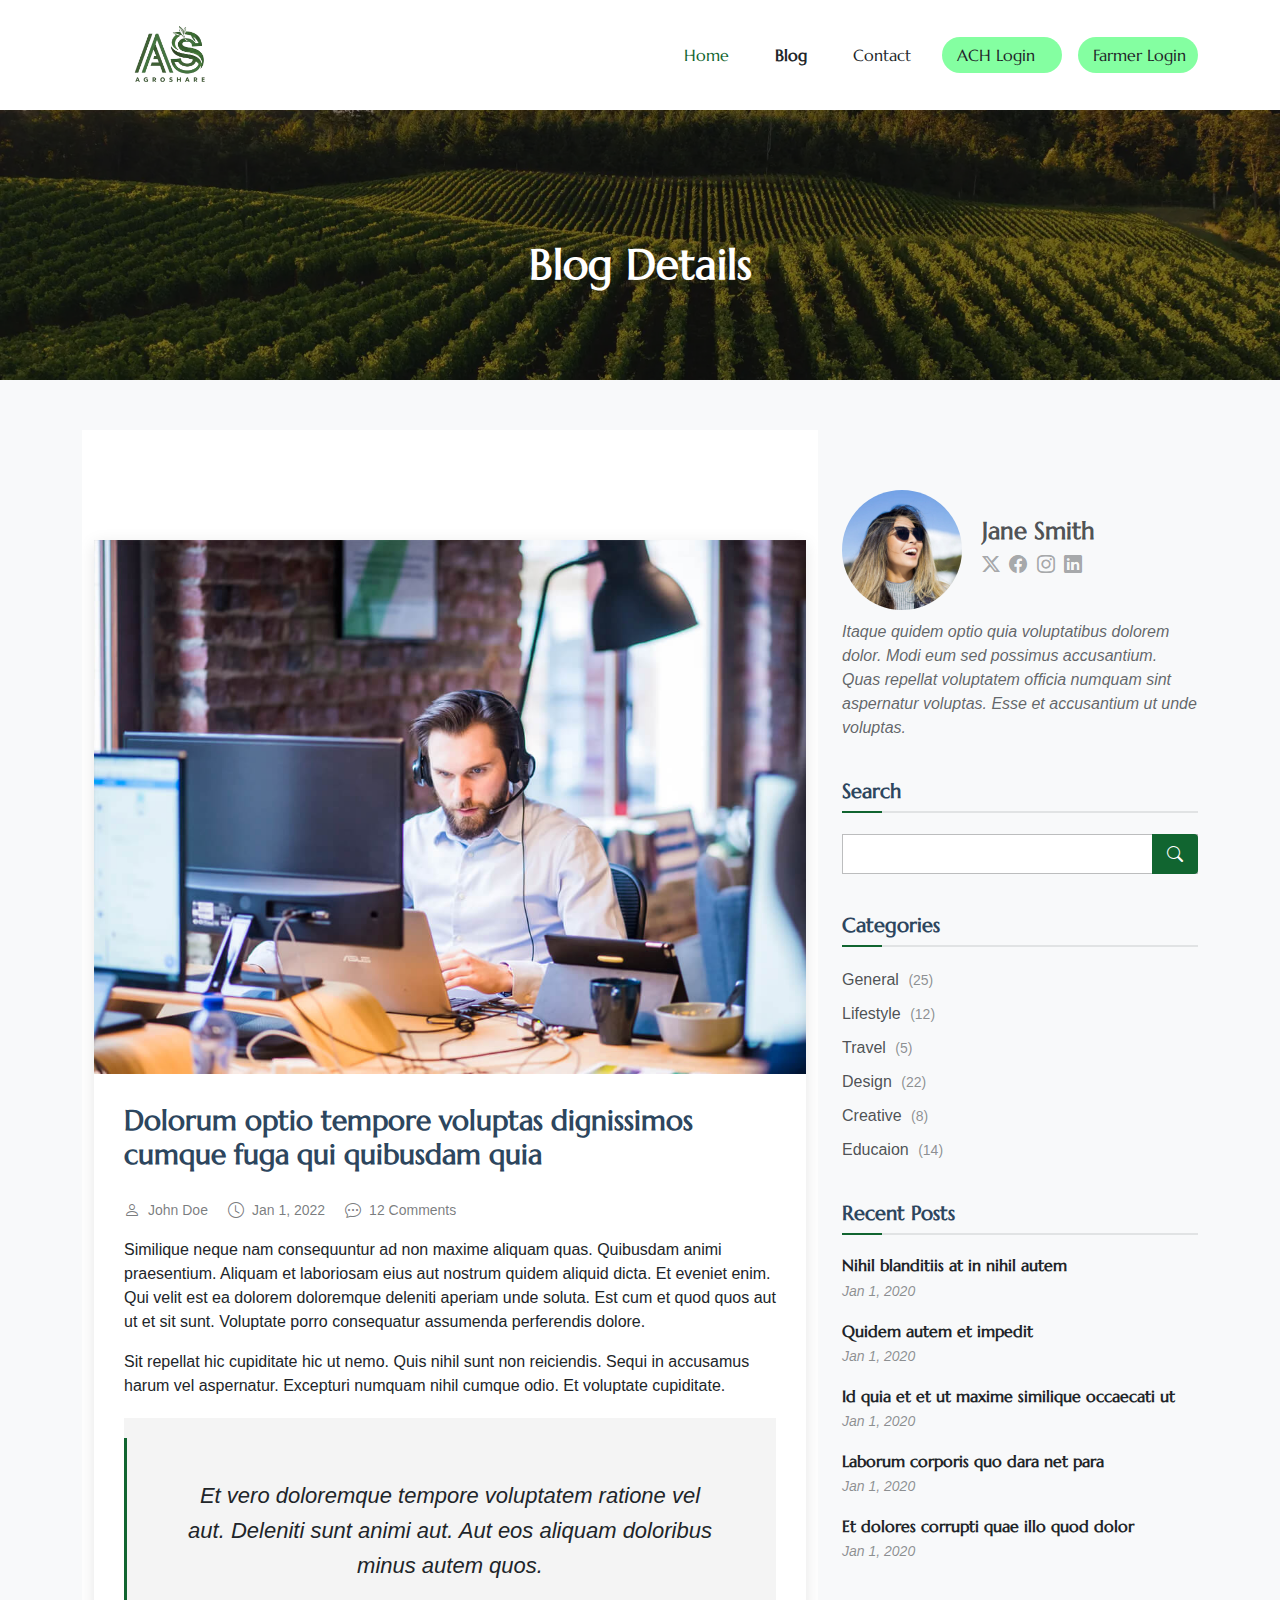
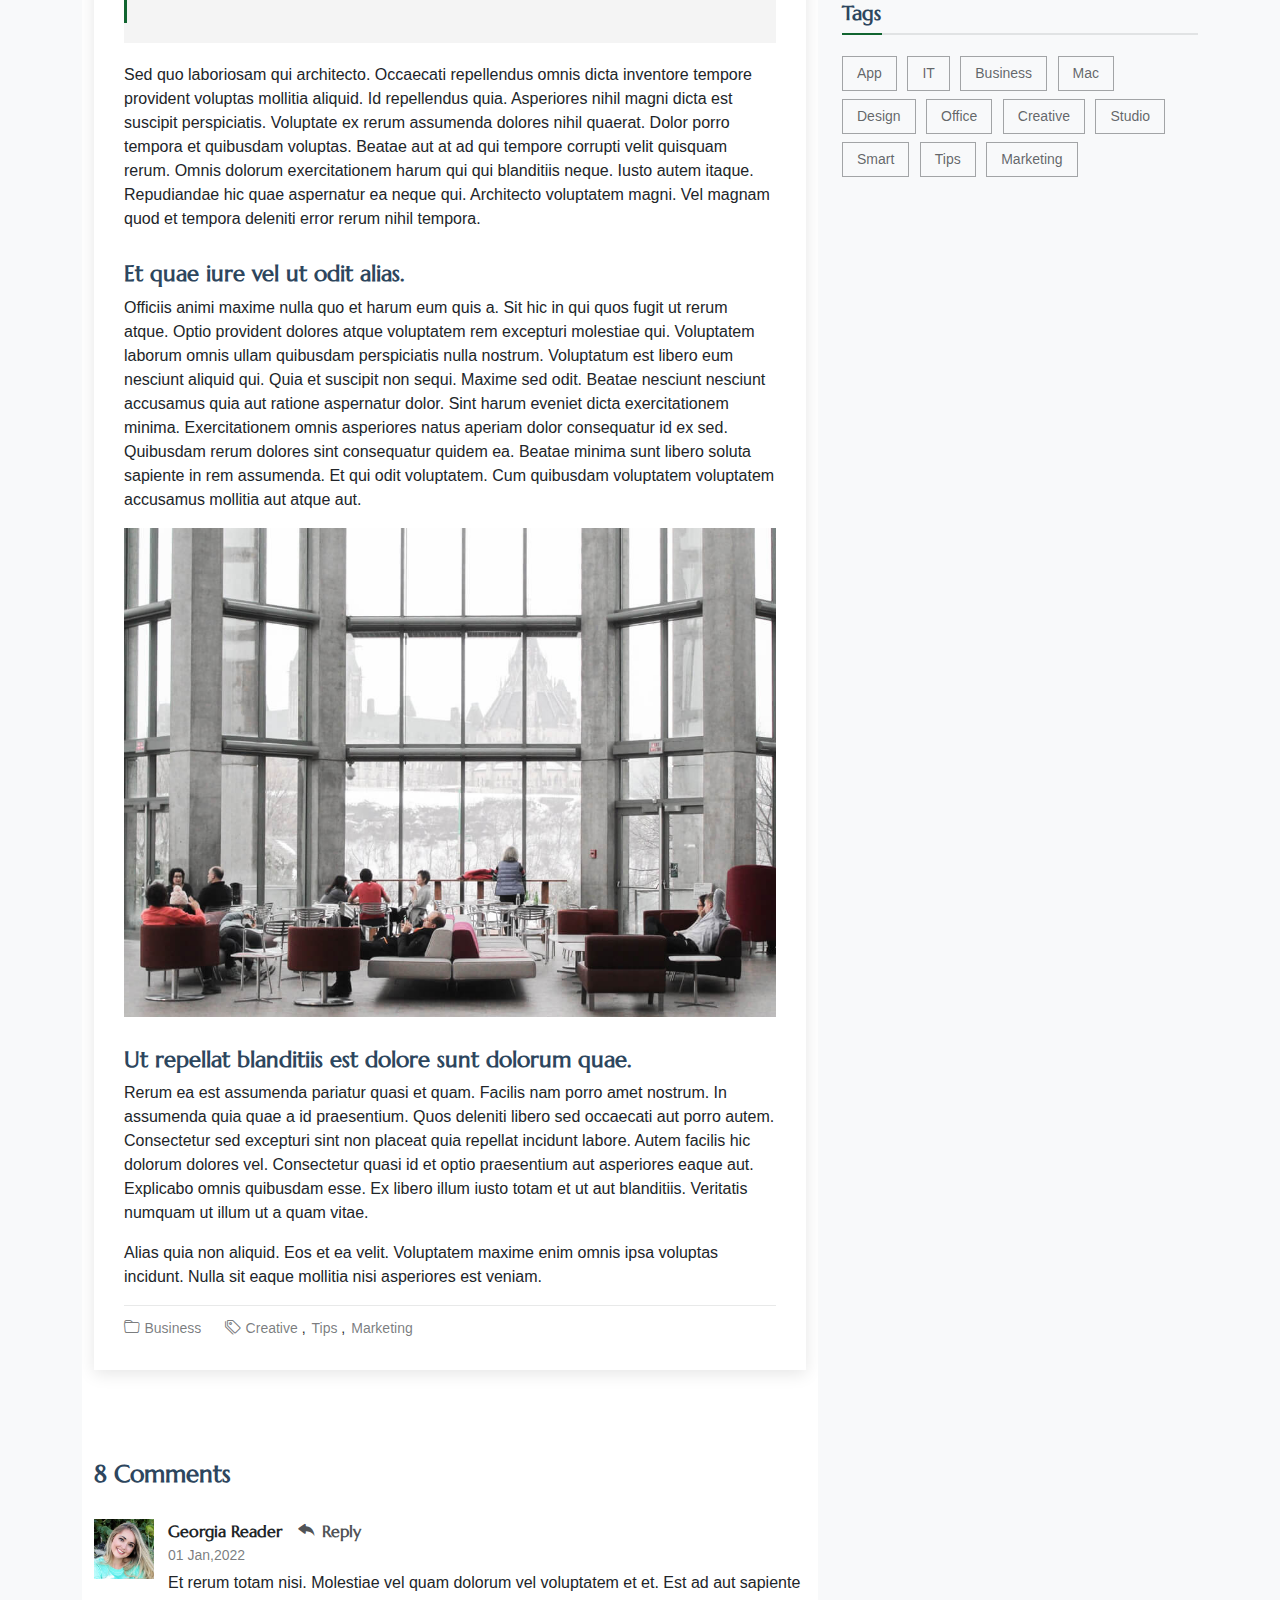
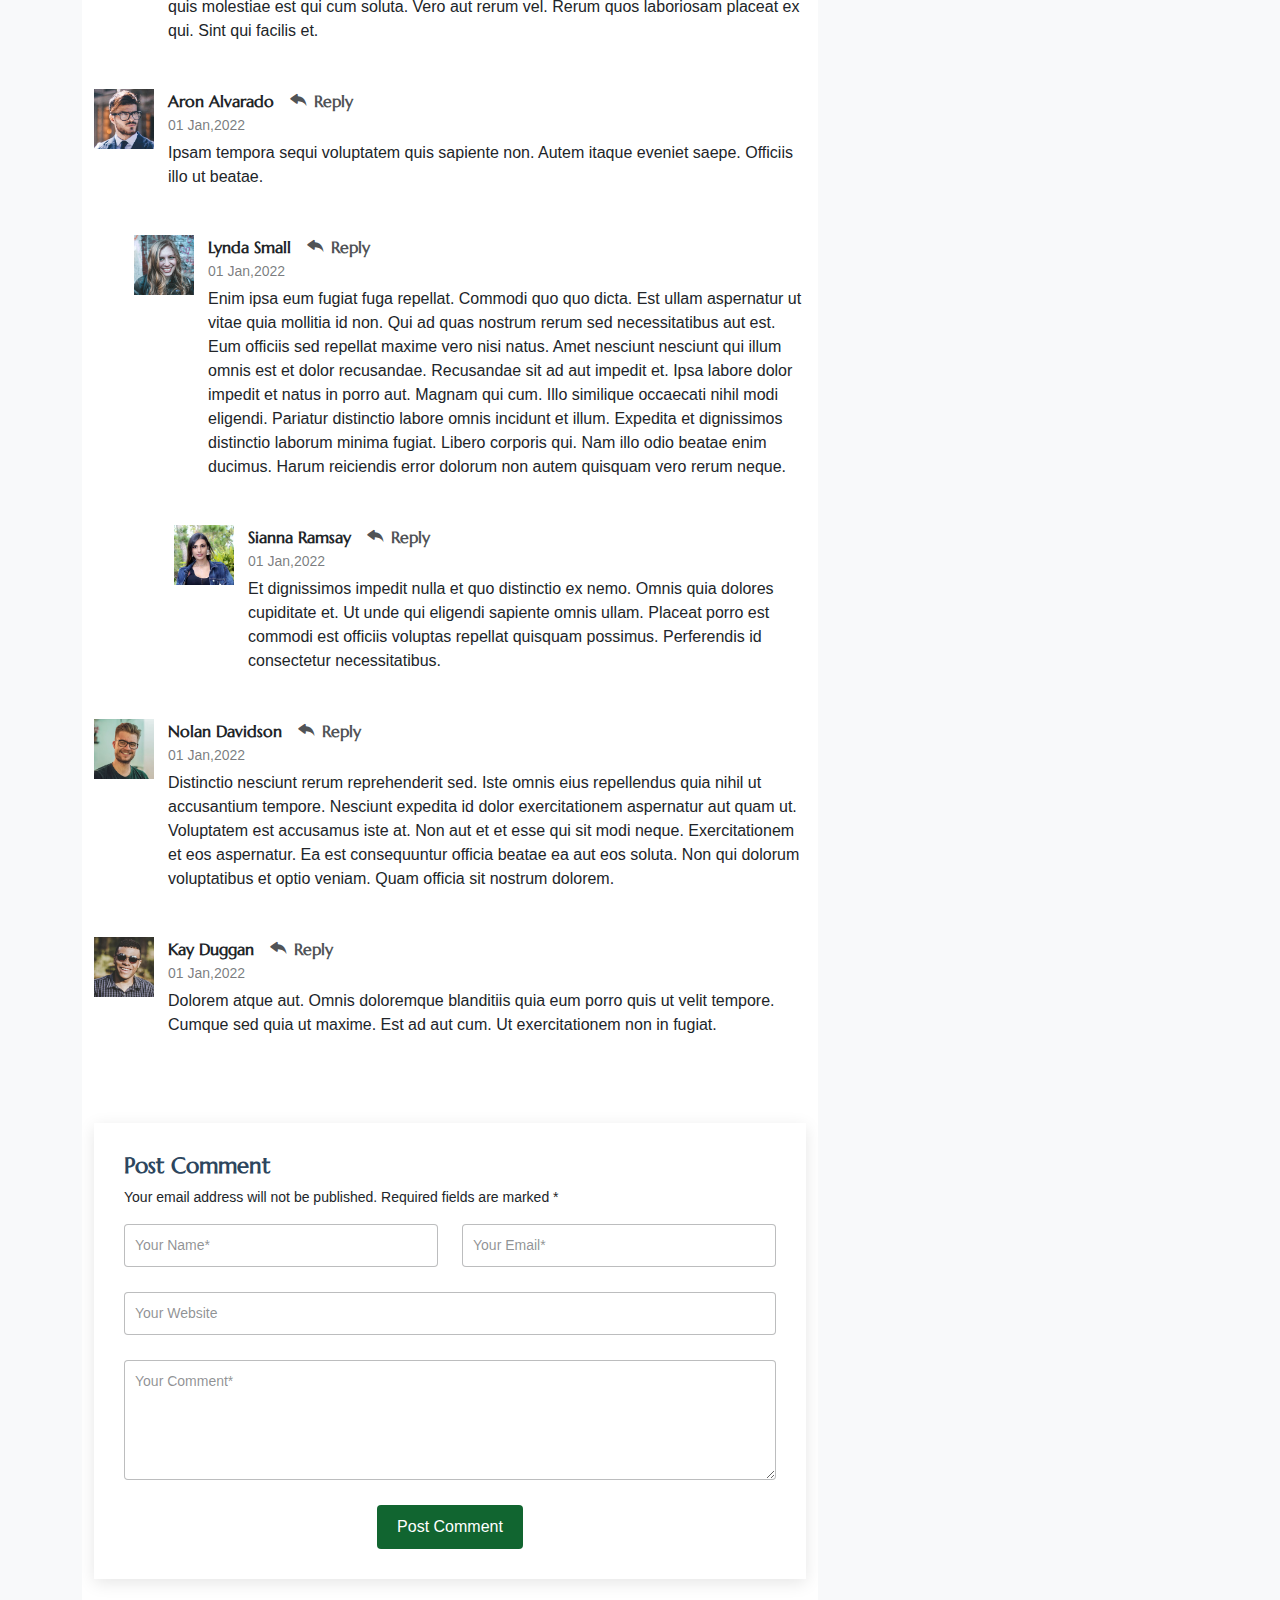
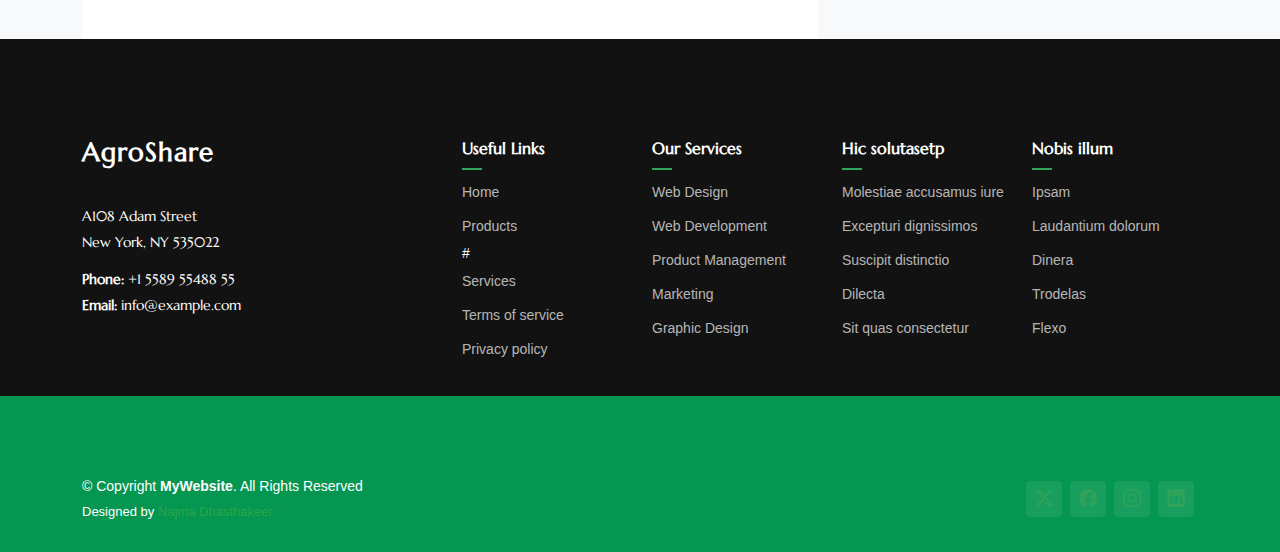
<file: blog-details.html>
<!DOCTYPE html>
<html lang="en">

<head>
  <meta charset="utf-8">
  <meta content="width=device-width, initial-scale=1.0" name="viewport">
  <title> Blog | AgroShare </title>
  <meta content="" name="description">
  <meta content="" name="keywords">

  <!-- Favicons -->
  <link href="assets/img/favicon.png" rel="icon">
  <link href="assets/img/apple-touch-icon.png" rel="apple-touch-icon">

  <!-- Fonts -->
  <link href="https://fonts.googleapis.com" rel="preconnect">
  <link href="https://fonts.gstatic.com" rel="preconnect" crossorigin>
  <link href="https://fonts.googleapis.com/css2?family=Open+Sans:ital,wght@0,300;0,400;0,500;0,600;0,700;0,800;1,300;1,400;1,500;1,600;1,700;1,800&family=Marcellus:wght@400&display=swap" rel="stylesheet">

  <!-- Vendor CSS Files -->
  <link href="assets/vendor/bootstrap/css/bootstrap.min.css" rel="stylesheet">
  <link href="assets/vendor/bootstrap-icons/bootstrap-icons.css" rel="stylesheet">
  <link href="assets/vendor/aos/aos.css" rel="stylesheet">
  <link href="assets/vendor/swiper/swiper-bundle.min.css" rel="stylesheet">
  <link href="assets/vendor/glightbox/css/glightbox.min.css" rel="stylesheet">

  <!-- Main CSS File -->
  <link href="assets/css/main.css" rel="stylesheet">

  <!-- =======================================================
  * Template Name: AgriCulture
  * Template URL: https://bootstrapmade.com/agriculture-bootstrap-website-template/
  * Updated: Jun 29 2024 with Bootstrap v5.3.3
  * Author: BootstrapMade.com
  * License: https://bootstrapmade.com/license/
  ======================================================== -->
</head>

<body class="blog-page">

  <header id="header" class="header d-flex align-items-center position-relative">
    <div class="container-fluid container-xl position-relative d-flex align-items-center justify-content-between">

      <a href="index.html" class="logo d-flex align-items-center">
        <!-- Uncomment the line below if you also wish to use an image logo -->
        <img src="assets/img/logo.png" alt="AgriCulture">
        <!-- <h1 class="sitename">AgriCulture</h1>  -->
      </a>

      <nav id="navmenu" class="navmenu" style="display: flex; justify-content: flex-start; width: auto;">
        <ul style="list-style: none; padding: 0; margin: 0; display: flex; gap: 1rem;">
          <li><a href="index.html" class="active">Home</a></li>
          <!-- <li><a href="Products.html">Products</a></li> -->
          <li><a href="blog.html"  style="font-weight: bold;">Blog</a></li>
          <li><a href="contact.html">Contact</a></li>
          <li><a href="loginACH.html" class="buttonnavi">ACH Login</a></li>
          <li><a href="login.html" class="buttonnavi">Farmer Login</a></li>
      </ul>
      
        <i class="mobile-nav-toggle d-xl-none bi bi-list"></i>
      </nav> 

    </div>
  </header>

  <main class="main">

    <!-- Page Title -->
    <div class="page-title dark-background" data-aos="fade" style="background-image: url(assets/img/page-title-bg.webp);">
      <div class="container position-relative">
        <h1>Blog Details</h1>
      </div>
    </div><!-- End Page Title -->

    <div class="container">
      <div class="row">

        <div class="col-lg-8">

          <!-- Blog Details Section -->
          <section id="blog-details" class="blog-details section">
            <div class="container">

              <article class="article">

                <div class="post-img">
                  <img src="assets/img/blog/blog-1.jpg" alt="" class="img-fluid">
                </div>

                <h2 class="title">Dolorum optio tempore voluptas dignissimos cumque fuga qui quibusdam quia</h2>

                <div class="meta-top">
                  <ul>
                    <li class="d-flex align-items-center"><i class="bi bi-person"></i> <a href="blog-details.html">John Doe</a></li>
                    <li class="d-flex align-items-center"><i class="bi bi-clock"></i> <a href="blog-details.html"><time datetime="2020-01-01">Jan 1, 2022</time></a></li>
                    <li class="d-flex align-items-center"><i class="bi bi-chat-dots"></i> <a href="blog-details.html">12 Comments</a></li>
                  </ul>
                </div><!-- End meta top -->

                <div class="content">
                  <p>
                    Similique neque nam consequuntur ad non maxime aliquam quas. Quibusdam animi praesentium. Aliquam et laboriosam eius aut nostrum quidem aliquid dicta.
                    Et eveniet enim. Qui velit est ea dolorem doloremque deleniti aperiam unde soluta. Est cum et quod quos aut ut et sit sunt. Voluptate porro consequatur assumenda perferendis dolore.
                  </p>

                  <p>
                    Sit repellat hic cupiditate hic ut nemo. Quis nihil sunt non reiciendis. Sequi in accusamus harum vel aspernatur. Excepturi numquam nihil cumque odio. Et voluptate cupiditate.
                  </p>

                  <blockquote>
                    <p>
                      Et vero doloremque tempore voluptatem ratione vel aut. Deleniti sunt animi aut. Aut eos aliquam doloribus minus autem quos.
                    </p>
                  </blockquote>

                  <p>
                    Sed quo laboriosam qui architecto. Occaecati repellendus omnis dicta inventore tempore provident voluptas mollitia aliquid. Id repellendus quia. Asperiores nihil magni dicta est suscipit perspiciatis. Voluptate ex rerum assumenda dolores nihil quaerat.
                    Dolor porro tempora et quibusdam voluptas. Beatae aut at ad qui tempore corrupti velit quisquam rerum. Omnis dolorum exercitationem harum qui qui blanditiis neque.
                    Iusto autem itaque. Repudiandae hic quae aspernatur ea neque qui. Architecto voluptatem magni. Vel magnam quod et tempora deleniti error rerum nihil tempora.
                  </p>

                  <h3>Et quae iure vel ut odit alias.</h3>
                  <p>
                    Officiis animi maxime nulla quo et harum eum quis a. Sit hic in qui quos fugit ut rerum atque. Optio provident dolores atque voluptatem rem excepturi molestiae qui. Voluptatem laborum omnis ullam quibusdam perspiciatis nulla nostrum. Voluptatum est libero eum nesciunt aliquid qui.
                    Quia et suscipit non sequi. Maxime sed odit. Beatae nesciunt nesciunt accusamus quia aut ratione aspernatur dolor. Sint harum eveniet dicta exercitationem minima. Exercitationem omnis asperiores natus aperiam dolor consequatur id ex sed. Quibusdam rerum dolores sint consequatur quidem ea.
                    Beatae minima sunt libero soluta sapiente in rem assumenda. Et qui odit voluptatem. Cum quibusdam voluptatem voluptatem accusamus mollitia aut atque aut.
                  </p>
                  <img src="assets/img/blog/blog-inside-post.jpg" class="img-fluid" alt="">

                  <h3>Ut repellat blanditiis est dolore sunt dolorum quae.</h3>
                  <p>
                    Rerum ea est assumenda pariatur quasi et quam. Facilis nam porro amet nostrum. In assumenda quia quae a id praesentium. Quos deleniti libero sed occaecati aut porro autem. Consectetur sed excepturi sint non placeat quia repellat incidunt labore. Autem facilis hic dolorum dolores vel.
                    Consectetur quasi id et optio praesentium aut asperiores eaque aut. Explicabo omnis quibusdam esse. Ex libero illum iusto totam et ut aut blanditiis. Veritatis numquam ut illum ut a quam vitae.
                  </p>
                  <p>
                    Alias quia non aliquid. Eos et ea velit. Voluptatem maxime enim omnis ipsa voluptas incidunt. Nulla sit eaque mollitia nisi asperiores est veniam.
                  </p>

                </div><!-- End post content -->

                <div class="meta-bottom">
                  <i class="bi bi-folder"></i>
                  <ul class="cats">
                    <li><a href="#">Business</a></li>
                  </ul>

                  <i class="bi bi-tags"></i>
                  <ul class="tags">
                    <li><a href="#">Creative</a></li>
                    <li><a href="#">Tips</a></li>
                    <li><a href="#">Marketing</a></li>
                  </ul>
                </div><!-- End meta bottom -->

              </article>

            </div>
          </section><!-- /Blog Details Section -->

          <!-- Blog Comments Section -->
          <section id="blog-comments" class="blog-comments section">

            <div class="container">

              <h4 class="comments-count">8 Comments</h4>

              <div id="comment-1" class="comment">
                <div class="d-flex">
                  <div class="comment-img"><img src="assets/img/blog/comments-1.jpg" alt=""></div>
                  <div>
                    <h5><a href="">Georgia Reader</a> <a href="#" class="reply"><i class="bi bi-reply-fill"></i> Reply</a></h5>
                    <time datetime="2020-01-01">01 Jan,2022</time>
                    <p>
                      Et rerum totam nisi. Molestiae vel quam dolorum vel voluptatem et et. Est ad aut sapiente quis molestiae est qui cum soluta.
                      Vero aut rerum vel. Rerum quos laboriosam placeat ex qui. Sint qui facilis et.
                    </p>
                  </div>
                </div>
              </div><!-- End comment #1 -->

              <div id="comment-2" class="comment">
                <div class="d-flex">
                  <div class="comment-img"><img src="assets/img/blog/comments-2.jpg" alt=""></div>
                  <div>
                    <h5><a href="">Aron Alvarado</a> <a href="#" class="reply"><i class="bi bi-reply-fill"></i> Reply</a></h5>
                    <time datetime="2020-01-01">01 Jan,2022</time>
                    <p>
                      Ipsam tempora sequi voluptatem quis sapiente non. Autem itaque eveniet saepe. Officiis illo ut beatae.
                    </p>
                  </div>
                </div>

                <div id="comment-reply-1" class="comment comment-reply">
                  <div class="d-flex">
                    <div class="comment-img"><img src="assets/img/blog/comments-3.jpg" alt=""></div>
                    <div>
                      <h5><a href="">Lynda Small</a> <a href="#" class="reply"><i class="bi bi-reply-fill"></i> Reply</a></h5>
                      <time datetime="2020-01-01">01 Jan,2022</time>
                      <p>
                        Enim ipsa eum fugiat fuga repellat. Commodi quo quo dicta. Est ullam aspernatur ut vitae quia mollitia id non. Qui ad quas nostrum rerum sed necessitatibus aut est. Eum officiis sed repellat maxime vero nisi natus. Amet nesciunt nesciunt qui illum omnis est et dolor recusandae.

                        Recusandae sit ad aut impedit et. Ipsa labore dolor impedit et natus in porro aut. Magnam qui cum. Illo similique occaecati nihil modi eligendi. Pariatur distinctio labore omnis incidunt et illum. Expedita et dignissimos distinctio laborum minima fugiat.

                        Libero corporis qui. Nam illo odio beatae enim ducimus. Harum reiciendis error dolorum non autem quisquam vero rerum neque.
                      </p>
                    </div>
                  </div>

                  <div id="comment-reply-2" class="comment comment-reply">
                    <div class="d-flex">
                      <div class="comment-img"><img src="assets/img/blog/comments-4.jpg" alt=""></div>
                      <div>
                        <h5><a href="">Sianna Ramsay</a> <a href="#" class="reply"><i class="bi bi-reply-fill"></i> Reply</a></h5>
                        <time datetime="2020-01-01">01 Jan,2022</time>
                        <p>
                          Et dignissimos impedit nulla et quo distinctio ex nemo. Omnis quia dolores cupiditate et. Ut unde qui eligendi sapiente omnis ullam. Placeat porro est commodi est officiis voluptas repellat quisquam possimus. Perferendis id consectetur necessitatibus.
                        </p>
                      </div>
                    </div>

                  </div><!-- End comment reply #2-->

                </div><!-- End comment reply #1-->

              </div><!-- End comment #2-->

              <div id="comment-3" class="comment">
                <div class="d-flex">
                  <div class="comment-img"><img src="assets/img/blog/comments-5.jpg" alt=""></div>
                  <div>
                    <h5><a href="">Nolan Davidson</a> <a href="#" class="reply"><i class="bi bi-reply-fill"></i> Reply</a></h5>
                    <time datetime="2020-01-01">01 Jan,2022</time>
                    <p>
                      Distinctio nesciunt rerum reprehenderit sed. Iste omnis eius repellendus quia nihil ut accusantium tempore. Nesciunt expedita id dolor exercitationem aspernatur aut quam ut. Voluptatem est accusamus iste at.
                      Non aut et et esse qui sit modi neque. Exercitationem et eos aspernatur. Ea est consequuntur officia beatae ea aut eos soluta. Non qui dolorum voluptatibus et optio veniam. Quam officia sit nostrum dolorem.
                    </p>
                  </div>
                </div>

              </div><!-- End comment #3 -->

              <div id="comment-4" class="comment">
                <div class="d-flex">
                  <div class="comment-img"><img src="assets/img/blog/comments-6.jpg" alt=""></div>
                  <div>
                    <h5><a href="">Kay Duggan</a> <a href="#" class="reply"><i class="bi bi-reply-fill"></i> Reply</a></h5>
                    <time datetime="2020-01-01">01 Jan,2022</time>
                    <p>
                      Dolorem atque aut. Omnis doloremque blanditiis quia eum porro quis ut velit tempore. Cumque sed quia ut maxime. Est ad aut cum. Ut exercitationem non in fugiat.
                    </p>
                  </div>
                </div>

              </div><!-- End comment #4 -->

            </div>

          </section><!-- /Blog Comments Section -->

          <!-- Comment Form Section -->
          <section id="comment-form" class="comment-form section">
            <div class="container">

              <form action="">

                <h4>Post Comment</h4>
                <p>Your email address will not be published. Required fields are marked * </p>
                <div class="row">
                  <div class="col-md-6 form-group">
                    <input name="name" type="text" class="form-control" placeholder="Your Name*">
                  </div>
                  <div class="col-md-6 form-group">
                    <input name="email" type="text" class="form-control" placeholder="Your Email*">
                  </div>
                </div>
                <div class="row">
                  <div class="col form-group">
                    <input name="website" type="text" class="form-control" placeholder="Your Website">
                  </div>
                </div>
                <div class="row">
                  <div class="col form-group">
                    <textarea name="comment" class="form-control" placeholder="Your Comment*"></textarea>
                  </div>
                </div>

                <div class="text-center">
                  <button type="submit" class="btn btn-primary">Post Comment</button>
                </div>

              </form>

            </div>
          </section><!-- /Comment Form Section -->

        </div>

        <div class="col-lg-4 sidebar">

          <div class="widgets-container">

            <!-- Blog Author Widget -->
            <div class="blog-author-widget widget-item">

              <div class="d-flex flex-column align-items-center">
                <div class="d-flex align-items-center w-100">
                  <img src="assets/img/blog/blog-author.jpg" class="rounded-circle flex-shrink-0" alt="">
                  <div>
                    <h4>Jane Smith</h4>
                    <div class="social-links">
                      <a href="https://x.com/#"><i class="bi bi-twitter-x"></i></a>
                      <a href="https://facebook.com/#"><i class="bi bi-facebook"></i></a>
                      <a href="https://instagram.com/#"><i class="biu bi-instagram"></i></a>
                      <a href="https://instagram.com/#"><i class="biu bi-linkedin"></i></a>
                    </div>
                  </div>
                </div>

                <p>
                  Itaque quidem optio quia voluptatibus dolorem dolor. Modi eum sed possimus accusantium. Quas repellat voluptatem officia numquam sint aspernatur voluptas. Esse et accusantium ut unde voluptas.
                </p>

              </div>

            </div><!--/Blog Author Widget -->

            <!-- Search Widget -->
            <div class="search-widget widget-item">

              <h3 class="widget-title">Search</h3>
              <form action="">
                <input type="text">
                <button type="submit" title="Search"><i class="bi bi-search"></i></button>
              </form>

            </div><!--/Search Widget -->

            <!-- Categories Widget -->
            <div class="categories-widget widget-item">

              <h3 class="widget-title">Categories</h3>
              <ul class="mt-3">
                <li><a href="#">General <span>(25)</span></a></li>
                <li><a href="#">Lifestyle <span>(12)</span></a></li>
                <li><a href="#">Travel <span>(5)</span></a></li>
                <li><a href="#">Design <span>(22)</span></a></li>
                <li><a href="#">Creative <span>(8)</span></a></li>
                <li><a href="#">Educaion <span>(14)</span></a></li>
              </ul>

            </div><!--/Categories Widget -->

            <!-- Recent Posts Widget 2 -->
            <div class="recent-posts-widget-2 widget-item">

              <h3 class="widget-title">Recent Posts</h3>

              <div class="post-item">
                <h4><a href="blog-details.html">Nihil blanditiis at in nihil autem</a></h4>
                <time datetime="2020-01-01">Jan 1, 2020</time>
              </div><!-- End recent post item-->

              <div class="post-item">
                <h4><a href="blog-details.html">Quidem autem et impedit</a></h4>
                <time datetime="2020-01-01">Jan 1, 2020</time>
              </div><!-- End recent post item-->

              <div class="post-item">
                <h4><a href="blog-details.html">Id quia et et ut maxime similique occaecati ut</a></h4>
                <time datetime="2020-01-01">Jan 1, 2020</time>
              </div><!-- End recent post item-->

              <div class="post-item">
                <h4><a href="blog-details.html">Laborum corporis quo dara net para</a></h4>
                <time datetime="2020-01-01">Jan 1, 2020</time>
              </div><!-- End recent post item-->

              <div class="post-item">
                <h4><a href="blog-details.html">Et dolores corrupti quae illo quod dolor</a></h4>
                <time datetime="2020-01-01">Jan 1, 2020</time>
              </div><!-- End recent post item-->

            </div><!--/Recent Posts Widget 2 -->

            <!-- Tags Widget -->
            <div class="tags-widget widget-item">

              <h3 class="widget-title">Tags</h3>
              <ul>
                <li><a href="#">App</a></li>
                <li><a href="#">IT</a></li>
                <li><a href="#">Business</a></li>
                <li><a href="#">Mac</a></li>
                <li><a href="#">Design</a></li>
                <li><a href="#">Office</a></li>
                <li><a href="#">Creative</a></li>
                <li><a href="#">Studio</a></li>
                <li><a href="#">Smart</a></li>
                <li><a href="#">Tips</a></li>
                <li><a href="#">Marketing</a></li>
              </ul>

            </div><!--/Tags Widget -->

          </div>

        </div>

      </div>
    </div>

  </main>

  <!-- Footer Start -->
  <footer id="footer" class="footer dark-background">

    <div class="footer-top">
      <div class="container">
        <div class="row gy-4">
          <div class="col-lg-4 col-md-6 footer-about">
            <a href="index.html" class="logo d-flex align-items-center">
              <span class="sitename">AgroShare</span>
            </a>
            <div class="footer-contact pt-3">
              <p>A108 Adam Street</p>
              <p>New York, NY 535022</p>
              <p class="mt-3"><strong>Phone:</strong> <span>+1 5589 55488 55</span></p>
              <p><strong>Email:</strong> <span>info@example.com</span></p>
            </div>
          </div>

          <div class="col-lg-2 col-md-3 footer-links">
            <h4>Useful Links</h4>
            <ul>
              <li><a href="#">Home</a></li>
              <li><a href="#">Products</a></li>
              #<li><a href="#">Services</a></li>
              <li><a href="#">Terms of service</a></li>
              <li><a href="#">Privacy policy</a></li>
            </ul>
          </div>

          <div class="col-lg-2 col-md-3 footer-links">
            <h4>Our Services</h4>
            <ul>
              <li><a href="#">Web Design</a></li>
              <li><a href="#">Web Development</a></li>
              <li><a href="#">Product Management</a></li>
              <li><a href="#">Marketing</a></li>
              <li><a href="#">Graphic Design</a></li>
            </ul>
          </div>

          <div class="col-lg-2 col-md-3 footer-links">
            <h4>Hic solutasetp</h4>
            <ul>
              <li><a href="#">Molestiae accusamus iure</a></li>
              <li><a href="#">Excepturi dignissimos</a></li>
              <li><a href="#">Suscipit distinctio</a></li>
              <li><a href="#">Dilecta</a></li>
              <li><a href="#">Sit quas consectetur</a></li>
            </ul>
          </div>

          <div class="col-lg-2 col-md-3 footer-links">
            <h4>Nobis illum</h4>
            <ul>
              <li><a href="#">Ipsam</a></li>
              <li><a href="#">Laudantium dolorum</a></li>
              <li><a href="#">Dinera</a></li>
              <li><a href="#">Trodelas</a></li>
              <li><a href="#">Flexo</a></li>
            </ul>
          </div>

        </div>
      </div>
    </div>

    <div class="copyright text-center">
      <div class="container d-flex flex-column flex-lg-row justify-content-center justify-content-lg-between align-items-center">

        <div class="d-flex flex-column align-items-center align-items-lg-start">
          <div>
            © Copyright <strong><span>MyWebsite</span></strong>. All Rights Reserved
          </div>
          <div class="credits">
            
            Designed by <a href="https://bootstrapmade.com/">Najma Dhasthakeer</a>
          </div>
        </div>

        <div class="social-links order-first order-lg-last mb-3 mb-lg-0">
          <a href=""><i class="bi bi-twitter-x"></i></a>
          <a href=""><i class="bi bi-facebook"></i></a>
          <a href=""><i class="bi bi-instagram"></i></a>
          <a href=""><i class="bi bi-linkedin"></i></a>
        </div>

      </div>
    </div>

  </footer>

  <!-- Scroll Top -->
  <a href="#" id="scroll-top" class="scroll-top d-flex align-items-center justify-content-center"><i class="bi bi-arrow-up-short"></i></a>

  <!-- Preloader -->
  <div id="preloader"></div>

  <!-- Vendor JS Files -->
  <script src="assets/vendor/bootstrap/js/bootstrap.bundle.min.js"></script>
  <script src="assets/vendor/php-email-form/validate.js"></script>
  <script src="assets/vendor/aos/aos.js"></script>
  <script src="assets/vendor/swiper/swiper-bundle.min.js"></script>
  <script src="assets/vendor/glightbox/js/glightbox.min.js"></script>

  <!-- Main JS File -->
  <script src="assets/js/main.js"></script>

</body>

</html>
</file>
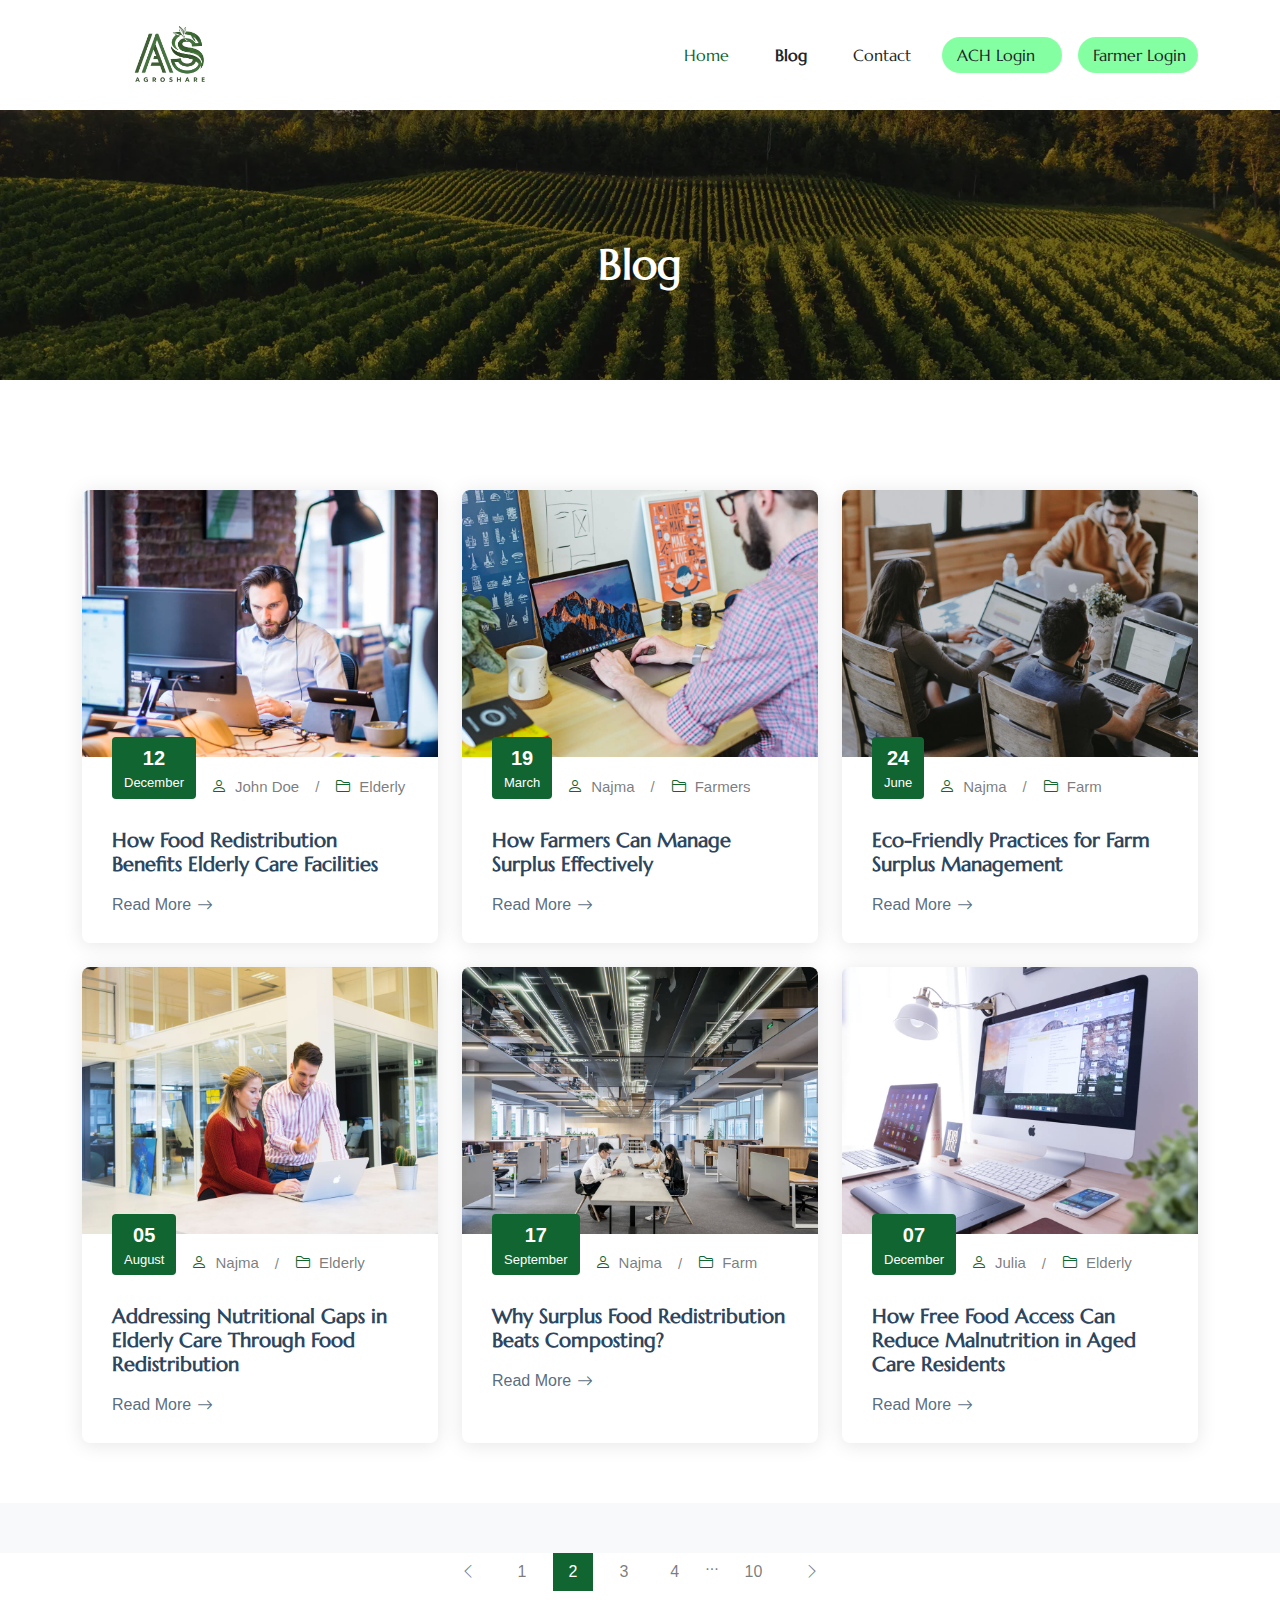
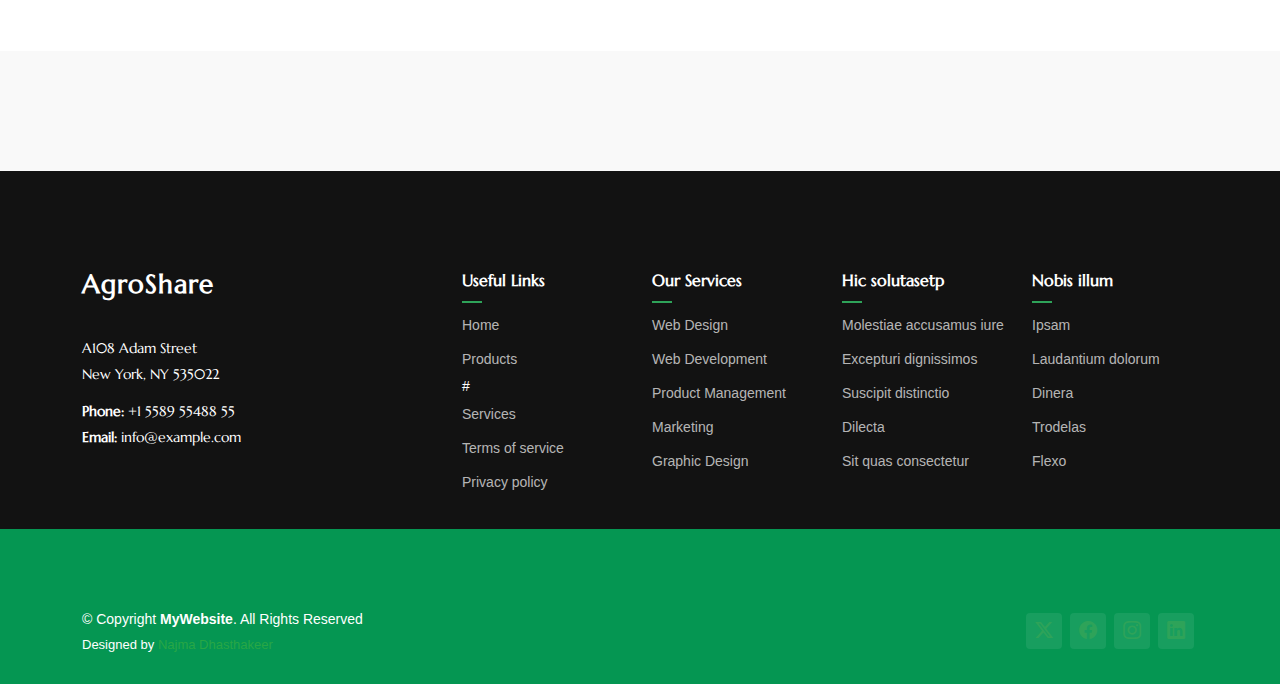
<file: blog.html>
<!DOCTYPE html>
<html lang="en">

<head>
  <meta charset="utf-8">
  <meta content="width=device-width, initial-scale=1.0" name="viewport">
  <title> Blog | AgroShare </title>
  <meta content="" name="description">
  <meta content="" name="keywords">

  <!-- Favicons -->
  <link href="assets/img/favicon.png" rel="icon">
  <link href="assets/img/apple-touch-icon.png" rel="apple-touch-icon">

  <!-- Fonts -->
  <link href="https://fonts.googleapis.com" rel="preconnect">
  <link href="https://fonts.gstatic.com" rel="preconnect" crossorigin>
  <link href="https://fonts.googleapis.com/css2?family=Open+Sans:ital,wght@0,300;0,400;0,500;0,600;0,700;0,800;1,300;1,400;1,500;1,600;1,700;1,800&family=Marcellus:wght@400&display=swap" rel="stylesheet">

  <!-- Vendor CSS Files -->
  <link href="assets/vendor/bootstrap/css/bootstrap.min.css" rel="stylesheet">
  <link href="assets/vendor/bootstrap-icons/bootstrap-icons.css" rel="stylesheet">
  <link href="assets/vendor/aos/aos.css" rel="stylesheet">
  <link href="assets/vendor/swiper/swiper-bundle.min.css" rel="stylesheet">
  <link href="assets/vendor/glightbox/css/glightbox.min.css" rel="stylesheet">

  <!-- Main CSS File -->
  <link href="assets/css/main.css" rel="stylesheet">

  <!-- =======================================================
  * Template Name: AgriCulture
  * Template URL: https://bootstrapmade.com/agriculture-bootstrap-website-template/
  * Updated: Jun 29 2024 with Bootstrap v5.3.3
  * Author: BootstrapMade.com
  * License: https://bootstrapmade.com/license/
  ======================================================== -->
</head>

<body class="blog-page">

  <header id="header" class="header d-flex align-items-center position-relative">
    <div class="container-fluid container-xl position-relative d-flex align-items-center justify-content-between">

      <a href="index.html" class="logo d-flex align-items-center">
        <!-- Uncomment the line below if you also wish to use an image logo -->
        <img src="assets/img/logo.png" alt="AgriCulture">
        <!-- <h1 class="sitename">AgriCulture</h1>  -->
      </a>

      <nav id="navmenu" class="navmenu" style="display: flex; justify-content: flex-start; width: auto;">
        <ul style="list-style: none; padding: 0; margin: 0; display: flex; gap: 1rem;">
          <li><a href="index.html" class="active">Home</a></li>
          <!-- <li><a href="Products.html">Products</a></li> -->
          <li><a href="blog.html"  style="font-weight: bold;">Blog</a></li>
          <li><a href="contact.html">Contact</a></li>
          <li><a href="loginACH.html" class="buttonnavi">ACH Login</a></li>
          <li><a href="login.html" class="buttonnavi">Farmer Login</a></li>
      </ul>
      
        <i class="mobile-nav-toggle d-xl-none bi bi-list"></i>
      </nav> 

    </div>
  </header>

  <main class="main">

    <!-- Page Title -->
    <div class="page-title dark-background" data-aos="fade" style="background-image: url(assets/img/page-title-bg.webp);">
      <div class="container position-relative">
        <h1>Blog</h1>
      </div>
    </div><!-- End Page Title -->

    <!-- Blog Posts 2 Section -->
    <section id="blog-posts-2" class="blog-posts-2 section">

      <div class="container">
        <div class="row gy-4">

          <div class="col-lg-4">
            <article class="position-relative h-100">

              <div class="post-img position-relative overflow-hidden">
                <img src="assets/img/blog/blog-1.jpg" class="img-fluid" alt="">
              </div>

              <div class="meta d-flex align-items-end">
                <span class="post-date"><span>12</span>December</span>
                <div class="d-flex align-items-center">
                  <i class="bi bi-person"></i> <span class="ps-2">John Doe</span>
                </div>
                <span class="px-3 text-black-50">/</span>
                <div class="d-flex align-items-center">
                  <i class="bi bi-folder2"></i> <span class="ps-2">Elderly</span>
                </div>
              </div>

              <div class="post-content d-flex flex-column">

                <h3 class="post-title">How Food Redistribution Benefits Elderly Care Facilities</h3>
                <a href="blog-details.html" class="readmore stretched-link"><span>Read More</span><i class="bi bi-arrow-right"></i></a>

              </div>

            </article>
          </div><!-- End post list item -->

          <div class="col-lg-4">
            <article class="position-relative h-100">

              <div class="post-img position-relative overflow-hidden">
                <img src="assets/img/blog/blog-2.jpg" class="img-fluid" alt="">
              </div>

              <div class="meta d-flex align-items-end">
                <span class="post-date"><span>19</span>March</span>
                <div class="d-flex align-items-center">
                  <i class="bi bi-person"></i> <span class="ps-2">Najma</span>
                </div>
                <span class="px-3 text-black-50">/</span>
                <div class="d-flex align-items-center">
                  <i class="bi bi-folder2"></i> <span class="ps-2">Farmers</span>
                </div>
              </div>

              <div class="post-content d-flex flex-column">
                <h3 class="post-title">How Farmers Can Manage Surplus Effectively</h3>
                <a href="blog-details.html" class="readmore stretched-link"><span>Read More</span><i class="bi bi-arrow-right"></i></a>
              </div>

            </article>
          </div><!-- End post list item -->

          <div class="col-lg-4">
            <article class="position-relative h-100">

              <div class="post-img position-relative overflow-hidden">
                <img src="assets/img/blog/blog-3.jpg" class="img-fluid" alt="">
              </div>
              <div class="meta d-flex align-items-end">
                <span class="post-date"><span>24</span>June</span>
                <div class="d-flex align-items-center">
                  <i class="bi bi-person"></i> <span class="ps-2">Najma</span>
                </div>
                <span class="px-3 text-black-50">/</span>
                <div class="d-flex align-items-center">
                  <i class="bi bi-folder2"></i> <span class="ps-2">Farm</span>
                </div>
              </div>

              <div class="post-content d-flex flex-column">
                <h3 class="post-title">Eco-Friendly Practices for Farm Surplus Management</h3>
                <a href="blog-details.html" class="readmore stretched-link"><span>Read More</span><i class="bi bi-arrow-right"></i></a>
              </div>

            </article>
          </div><!-- End post list item -->

          <div class="col-lg-4">
            <article class="position-relative h-100">

              <div class="post-img position-relative overflow-hidden">
                <img src="assets/img/blog/blog-4.jpg" class="img-fluid" alt="">
              </div>
              <div class="meta d-flex align-items-end">
                <span class="post-date"><span>05</span>August</span>
                <div class="d-flex align-items-center">
                  <i class="bi bi-person"></i> <span class="ps-2">Najma</span>
                </div>
                <span class="px-3 text-black-50">/</span>
                <div class="d-flex align-items-center">
                  <i class="bi bi-folder2"></i> <span class="ps-2">Elderly</span>
                </div>
              </div>

              <div class="post-content d-flex flex-column">
                <h3 class="post-title">Addressing Nutritional Gaps in Elderly Care Through Food Redistribution</h3>
                <a href="blog-details.html" class="readmore stretched-link"><span>Read More</span><i class="bi bi-arrow-right"></i></a>
              </div>

            </article>
          </div><!-- End post list item -->

          <div class="col-lg-4">
            <article class="position-relative h-100">

              <div class="post-img position-relative overflow-hidden">
                <img src="assets/img/blog/blog-5.jpg" class="img-fluid" alt="">
              </div>

              <div class="meta d-flex align-items-end">
                <span class="post-date"><span>17</span>September</span>
                <div class="d-flex align-items-center">
                  <i class="bi bi-person"></i> <span class="ps-2">Najma</span>
                </div>
                <span class="px-3 text-black-50">/</span>
                <div class="d-flex align-items-center">
                  <i class="bi bi-folder2"></i> <span class="ps-2">Farm</span>
                </div>
              </div>

              <div class="post-content d-flex flex-column">

                <h3 class="post-title">Why Surplus Food Redistribution Beats Composting?</h3>
                <a href="blog-details.html" class="readmore stretched-link"><span>Read More</span><i class="bi bi-arrow-right"></i></a>

              </div>

            </article>
          </div><!-- End post list item -->

          <div class="col-lg-4">
            <article class="position-relative h-100">

              <div class="post-img position-relative overflow-hidden">
                <img src="assets/img/blog/blog-6.jpg" class="img-fluid" alt="">
              </div>

              <div class="meta d-flex align-items-end">
                <span class="post-date"><span>07</span>December</span>
                <div class="d-flex align-items-center">
                  <i class="bi bi-person"></i> <span class="ps-2">Julia</span>
                </div>
                <span class="px-3 text-black-50">/</span>
                <div class="d-flex align-items-center">
                  <i class="bi bi-folder2"></i> <span class="ps-2">Elderly</span>
                </div>
              </div>

              <div class="post-content d-flex flex-column">

                <h3 class="post-title">How Free Food Access Can Reduce Malnutrition in Aged Care Residents</h3>
                <a href="blog-details.html" class="readmore stretched-link"><span>Read More</span><i class="bi bi-arrow-right"></i></a>

              </div>

            </article>
          </div><!-- End post list item -->

        </div>
      </div>

    </section><!-- /Blog Posts 2 Section -->

    <!-- Blog Pagination Section -->
    <section id="blog-pagination" class="blog-pagination section">

      <div class="container">
        <div class="d-flex justify-content-center">
          <ul>
            <li><a href="#"><i class="bi bi-chevron-left"></i></a></li>
            <li><a href="#">1</a></li>
            <li><a href="#" class="active">2</a></li>
            <li><a href="#">3</a></li>
            <li><a href="#">4</a></li>
            <li>...</li>
            <li><a href="#">10</a></li>
            <li><a href="#"><i class="bi bi-chevron-right"></i></a></li>
          </ul>
        </div>
      </div>

    </section><!-- /Blog Pagination Section -->

    <!-- Call To Action Section -->
    <section id="call-to-action" class="call-to-action section light-background">

      
    </section><!-- /Call To Action Section -->

  </main>

  <!-- Footer Start -->
  <footer id="footer" class="footer dark-background">

    <div class="footer-top">
      <div class="container">
        <div class="row gy-4">
          <div class="col-lg-4 col-md-6 footer-about">
            <a href="index.html" class="logo d-flex align-items-center">
              <span class="sitename">AgroShare</span>
            </a>
            <div class="footer-contact pt-3">
              <p>A108 Adam Street</p>
              <p>New York, NY 535022</p>
              <p class="mt-3"><strong>Phone:</strong> <span>+1 5589 55488 55</span></p>
              <p><strong>Email:</strong> <span>info@example.com</span></p>
            </div>
          </div>

          <div class="col-lg-2 col-md-3 footer-links">
            <h4>Useful Links</h4>
            <ul>
              <li><a href="#">Home</a></li>
              <li><a href="#">Products</a></li>
              #<li><a href="#">Services</a></li>
              <li><a href="#">Terms of service</a></li>
              <li><a href="#">Privacy policy</a></li>
            </ul>
          </div>

          <div class="col-lg-2 col-md-3 footer-links">
            <h4>Our Services</h4>
            <ul>
              <li><a href="#">Web Design</a></li>
              <li><a href="#">Web Development</a></li>
              <li><a href="#">Product Management</a></li>
              <li><a href="#">Marketing</a></li>
              <li><a href="#">Graphic Design</a></li>
            </ul>
          </div>

          <div class="col-lg-2 col-md-3 footer-links">
            <h4>Hic solutasetp</h4>
            <ul>
              <li><a href="#">Molestiae accusamus iure</a></li>
              <li><a href="#">Excepturi dignissimos</a></li>
              <li><a href="#">Suscipit distinctio</a></li>
              <li><a href="#">Dilecta</a></li>
              <li><a href="#">Sit quas consectetur</a></li>
            </ul>
          </div>

          <div class="col-lg-2 col-md-3 footer-links">
            <h4>Nobis illum</h4>
            <ul>
              <li><a href="#">Ipsam</a></li>
              <li><a href="#">Laudantium dolorum</a></li>
              <li><a href="#">Dinera</a></li>
              <li><a href="#">Trodelas</a></li>
              <li><a href="#">Flexo</a></li>
            </ul>
          </div>

        </div>
      </div>
    </div>

    <div class="copyright text-center">
      <div class="container d-flex flex-column flex-lg-row justify-content-center justify-content-lg-between align-items-center">

        <div class="d-flex flex-column align-items-center align-items-lg-start">
          <div>
            © Copyright <strong><span>MyWebsite</span></strong>. All Rights Reserved
          </div>
          <div class="credits">
            
            Designed by <a href="https://bootstrapmade.com/">Najma Dhasthakeer</a>
          </div>
        </div>

        <div class="social-links order-first order-lg-last mb-3 mb-lg-0">
          <a href=""><i class="bi bi-twitter-x"></i></a>
          <a href=""><i class="bi bi-facebook"></i></a>
          <a href=""><i class="bi bi-instagram"></i></a>
          <a href=""><i class="bi bi-linkedin"></i></a>
        </div>

      </div>
    </div>

  </footer>

  <!-- Scroll Top -->
  <a href="#" id="scroll-top" class="scroll-top d-flex align-items-center justify-content-center"><i class="bi bi-arrow-up-short"></i></a>

  <!-- Preloader -->
  <div id="preloader"></div>

  <!-- Vendor JS Files -->
  <script src="assets/vendor/bootstrap/js/bootstrap.bundle.min.js"></script>
  <script src="assets/vendor/php-email-form/validate.js"></script>
  <script src="assets/vendor/aos/aos.js"></script>
  <script src="assets/vendor/swiper/swiper-bundle.min.js"></script>
  <script src="assets/vendor/glightbox/js/glightbox.min.js"></script>

  <!-- Main JS File -->
  <script src="assets/js/main.js"></script>

</body>

</html>
</file>
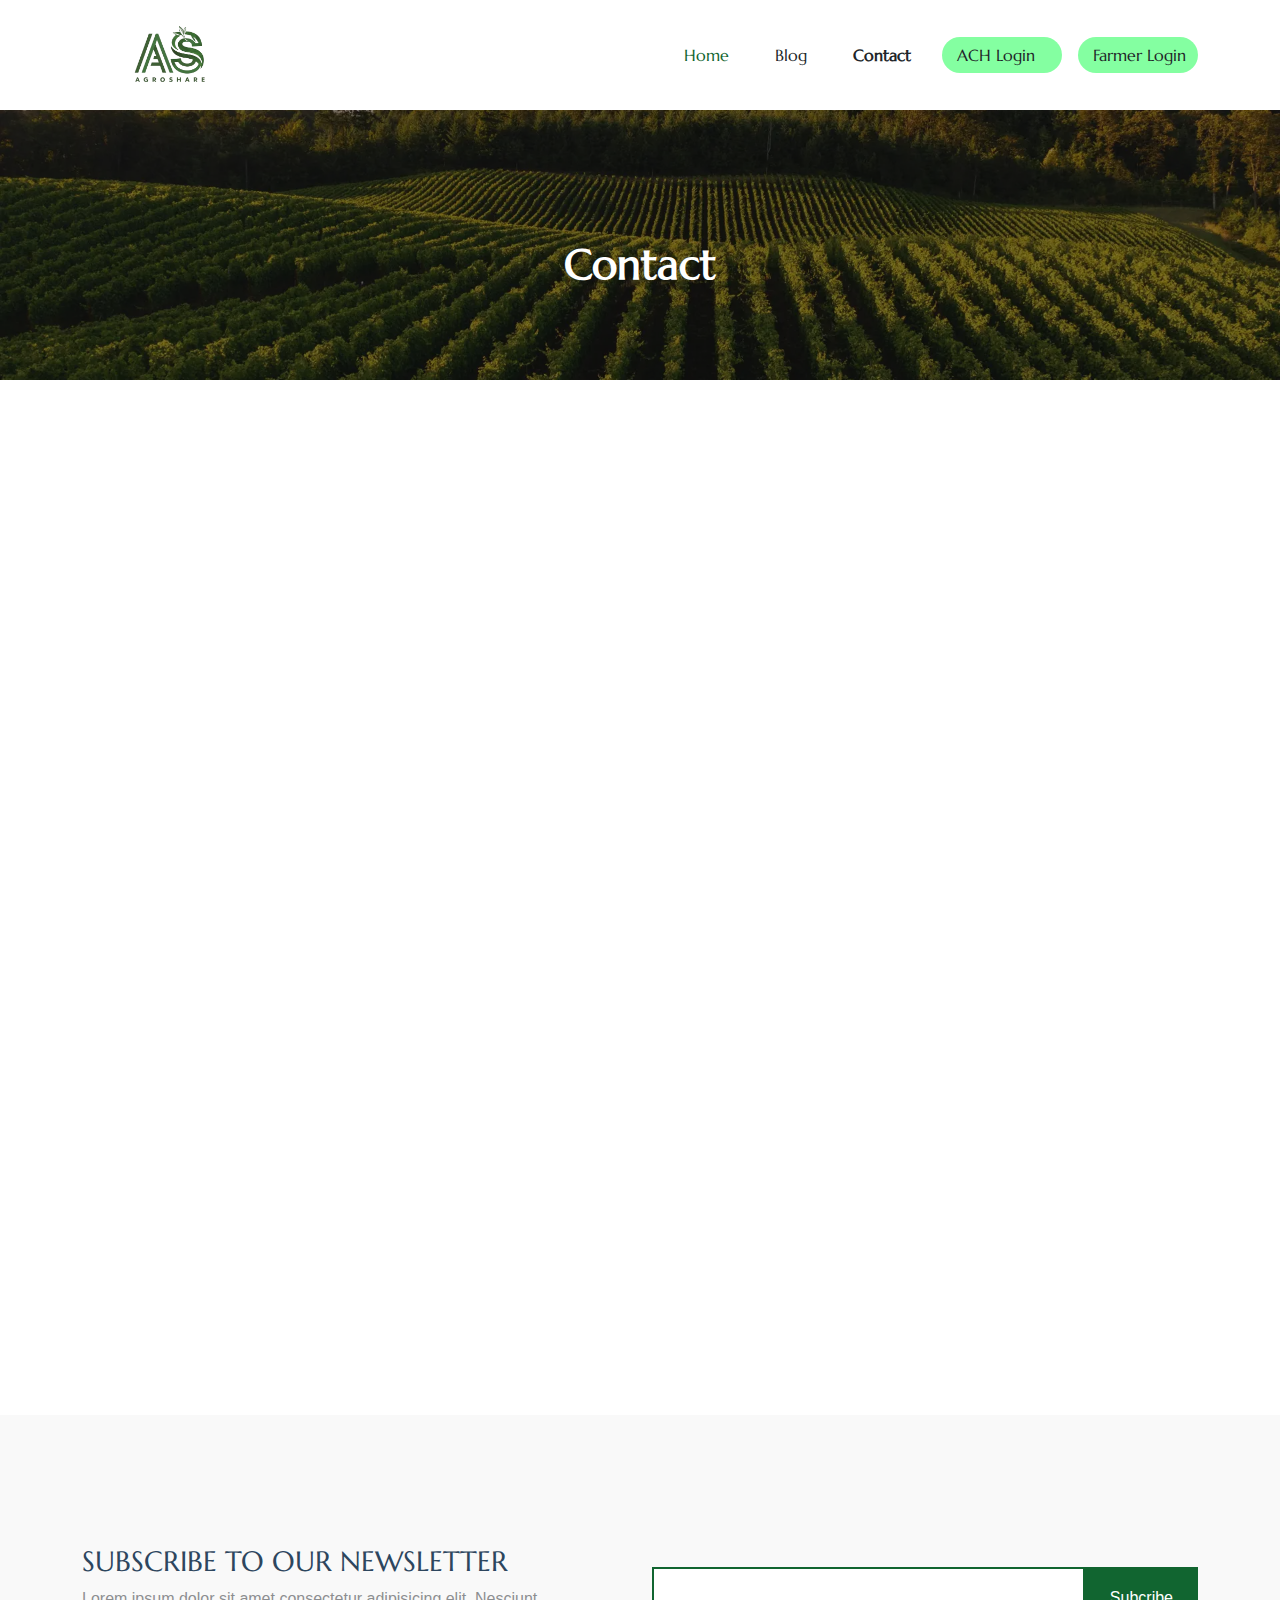
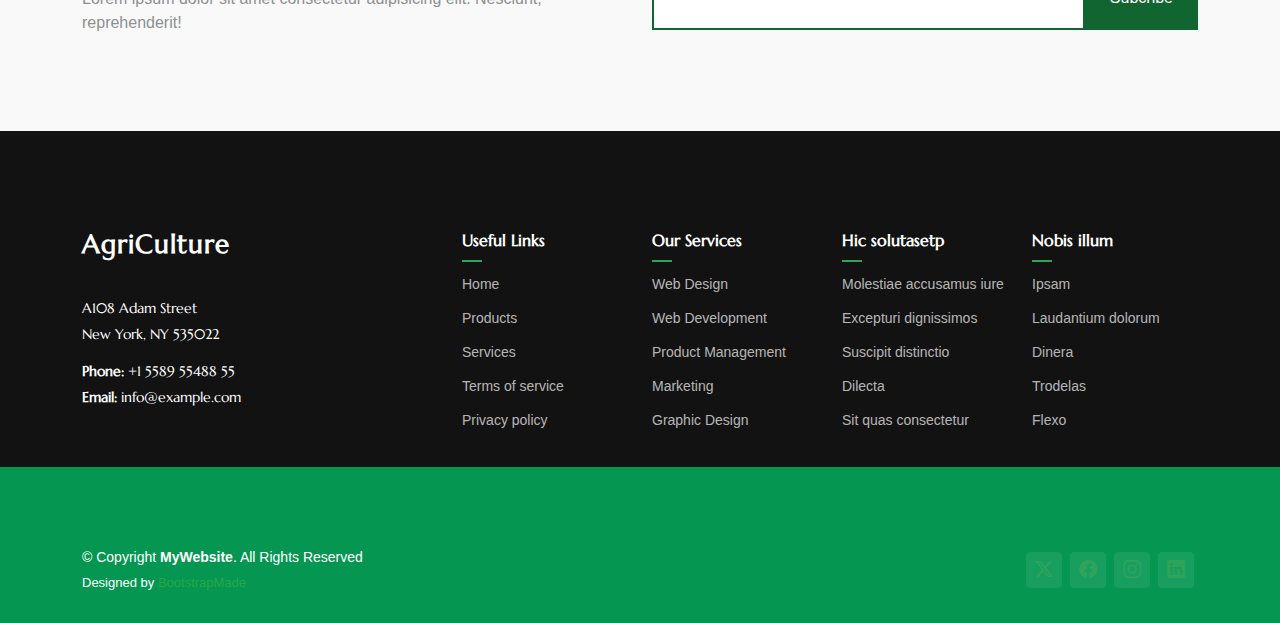
<file: contact.html>
<!DOCTYPE html>
<html lang="en">

<head>
  <meta charset="utf-8">
  <meta content="width=device-width, initial-scale=1.0" name="viewport">
  <title> Contact | AgroShare </title>
  <meta content="" name="description">
  <meta content="" name="keywords">

  <!-- Favicons -->
  <link href="assets/img/favicon.png" rel="icon">
  <link href="assets/img/apple-touch-icon.png" rel="apple-touch-icon">

  <!-- Fonts -->
  <link href="https://fonts.googleapis.com" rel="preconnect">
  <link href="https://fonts.gstatic.com" rel="preconnect" crossorigin>
  <link href="https://fonts.googleapis.com/css2?family=Open+Sans:ital,wght@0,300;0,400;0,500;0,600;0,700;0,800;1,300;1,400;1,500;1,600;1,700;1,800&family=Marcellus:wght@400&display=swap" rel="stylesheet">

  <!-- Vendor CSS Files -->
  <link href="assets/vendor/bootstrap/css/bootstrap.min.css" rel="stylesheet">
  <link href="assets/vendor/bootstrap-icons/bootstrap-icons.css" rel="stylesheet">
  <link href="assets/vendor/aos/aos.css" rel="stylesheet">
  <link href="assets/vendor/swiper/swiper-bundle.min.css" rel="stylesheet">
  <link href="assets/vendor/glightbox/css/glightbox.min.css" rel="stylesheet">

  <!-- Main CSS File -->
  <link href="assets/css/main.css" rel="stylesheet">

  <!-- =======================================================

  ======================================================== -->
</head>

<body class="contact-page">

  <header id="header" class="header d-flex align-items-center position-relative">
    <div class="container-fluid container-xl position-relative d-flex align-items-center justify-content-between">

      <a href="index.html" class="logo d-flex align-items-center">
        <!-- Uncomment the line below if you also wish to use an image logo -->
        <img src="assets/img/logo.png" alt="AgriCulture">
        <!-- <h1 class="sitename">AgriCulture</h1>  -->
      </a>

      <nav id="navmenu" class="navmenu" style="display: flex; justify-content: flex-start; width: auto;">
        <ul style="list-style: none; padding: 0; margin: 0; display: flex; gap: 1rem;">
          <li><a href="index.html" class="active">Home</a></li>
          <!-- <li><a href="Products.html">Products</a></li> -->
          <li><a href="blog.html">Blog</a></li>
          <li><a href="contact.html" style="font-weight: bold;">Contact</a></li>
          <li><a href="loginACH.html" class="buttonnavi">ACH Login</a></li>
          <li><a href="login.html" class="buttonnavi">Farmer Login</a></li>
      </ul>
      
        <i class="mobile-nav-toggle d-xl-none bi bi-list"></i>
      </nav> 

    </div>
  </header>

  <main class="main">

    <!-- Page Title -->
    <div class="page-title dark-background" data-aos="fade" style="background-image: url(assets/img/page-title-bg.webp);">
      <div class="container position-relative">
        <h1>Contact</h1>
      </div>
    </div><!-- End Page Title -->

    <!-- Contact Section -->
    <section id="contact" class="contact section">

      <div class="mb-5">
        <iframe style="width: 100%; height: 400px;" src="https://www.google.com/maps/embed?pb=!1m14!1m8!1m3!1d12097.433213460943!2d-74.0062269!3d40.7101282!3m2!1i1024!2i768!4f13.1!3m3!1m2!1s0x0%3A0xb89d1fe6bc499443!2sDowntown+Conference+Center!5e0!3m2!1smk!2sbg!4v1539943755621" frameborder="0" allowfullscreen=""></iframe>
      </div><!-- End Google Maps -->

      <div class="container" data-aos="fade">

        <div class="row gy-5 gx-lg-5">

          <div class="col-lg-4">

            <div class="info">
              <h3>Get in touch</h3>
              <p>Et id eius voluptates atque nihil voluptatem enim in tempore minima sit ad mollitia commodi minus.</p>

              <div class="info-item d-flex">
                <i class="bi bi-geo-alt flex-shrink-0"></i>
                <div>
                  <h4>Location:</h4>
                  <p>A108 Adam Street, New York, NY 535022</p>
                </div>
              </div><!-- End Info Item -->

              <div class="info-item d-flex">
                <i class="bi bi-envelope flex-shrink-0"></i>
                <div>
                  <h4>Email:</h4>
                  <p>info@example.com</p>
                </div>
              </div><!-- End Info Item -->

              <div class="info-item d-flex">
                <i class="bi bi-phone flex-shrink-0"></i>
                <div>
                  <h4>Call:</h4>
                  <p>+1 5589 55488 55</p>
                </div>
              </div><!-- End Info Item -->

            </div>

          </div>

          <div class="col-lg-8">
            <form action="forms/contact.php" method="post" role="form" class="php-email-form">
              <div class="row">
                <div class="col-md-6 form-group">
                  <input type="text" name="name" class="form-control" id="name" placeholder="Your Name" required="">
                </div>
                <div class="col-md-6 form-group mt-3 mt-md-0">
                  <input type="email" class="form-control" name="email" id="email" placeholder="Your Email" required="">
                </div>
              </div>
              <div class="form-group mt-3">
                <input type="text" class="form-control" name="subject" id="subject" placeholder="Subject" required="">
              </div>
              <div class="form-group mt-3">
                <textarea class="form-control" name="message" placeholder="Message" required=""></textarea>
              </div>
              <div class="my-3">
                <div class="loading">Loading</div>
                <div class="error-message"></div>
                <div class="sent-message">Your message has been sent. Thank you!</div>
              </div>
              <div class="text-center"><button type="submit">Send Message</button></div>
            </form>
          </div><!-- End Contact Form -->

        </div>

      </div>

    </section><!-- /Contact Section -->

    <!-- Call To Action Section -->
    <section id="call-to-action" class="call-to-action section light-background">

      <div class="content">
        <div class="container">
          <div class="row align-items-center">
            <div class="col-lg-6">
              <h3>Subscribe To Our Newsletter</h3>
              <p class="opacity-50">
                Lorem ipsum dolor sit amet consectetur adipisicing elit.
                Nesciunt, reprehenderit!
              </p>
            </div>
            <div class="col-lg-6">
              <form action="forms/newsletter.php" class="form-subscribe php-email-form">
                <div class="form-group d-flex align-items-stretch">
                  <input type="email" name="email" class="form-control h-100" placeholder="Enter your e-mail">
                  <input type="submit" class="btn btn-secondary px-4" value="Subcribe">
                </div>
                <div class="loading">Loading</div>
                <div class="error-message"></div>
                <div class="sent-message">
                  Your subscription request has been sent. Thank you!
                </div>
              </form>
            </div>
          </div>
        </div>
      </div>
    </section><!-- /Call To Action Section -->

  </main>

  <footer id="footer" class="footer dark-background">

    <div class="footer-top">
      <div class="container">
        <div class="row gy-4">
          <div class="col-lg-4 col-md-6 footer-about">
            <a href="index.html" class="logo d-flex align-items-center">
              <span class="sitename">AgriCulture</span>
            </a>
            <div class="footer-contact pt-3">
              <p>A108 Adam Street</p>
              <p>New York, NY 535022</p>
              <p class="mt-3"><strong>Phone:</strong> <span>+1 5589 55488 55</span></p>
              <p><strong>Email:</strong> <span>info@example.com</span></p>
            </div>
          </div>

          <div class="col-lg-2 col-md-3 footer-links">
            <h4>Useful Links</h4>
            <ul>
              <li><a href="#">Home</a></li>
              <li><a href="#">Products</a></li>
              <li><a href="#">Services</a></li>
              <li><a href="#">Terms of service</a></li>
              <li><a href="#">Privacy policy</a></li>
            </ul>
          </div>

          <div class="col-lg-2 col-md-3 footer-links">
            <h4>Our Services</h4>
            <ul>
              <li><a href="#">Web Design</a></li>
              <li><a href="#">Web Development</a></li>
              <li><a href="#">Product Management</a></li>
              <li><a href="#">Marketing</a></li>
              <li><a href="#">Graphic Design</a></li>
            </ul>
          </div>

          <div class="col-lg-2 col-md-3 footer-links">
            <h4>Hic solutasetp</h4>
            <ul>
              <li><a href="#">Molestiae accusamus iure</a></li>
              <li><a href="#">Excepturi dignissimos</a></li>
              <li><a href="#">Suscipit distinctio</a></li>
              <li><a href="#">Dilecta</a></li>
              <li><a href="#">Sit quas consectetur</a></li>
            </ul>
          </div>

          <div class="col-lg-2 col-md-3 footer-links">
            <h4>Nobis illum</h4>
            <ul>
              <li><a href="#">Ipsam</a></li>
              <li><a href="#">Laudantium dolorum</a></li>
              <li><a href="#">Dinera</a></li>
              <li><a href="#">Trodelas</a></li>
              <li><a href="#">Flexo</a></li>
            </ul>
          </div>

        </div>
      </div>
    </div>

    <div class="copyright text-center">
      <div class="container d-flex flex-column flex-lg-row justify-content-center justify-content-lg-between align-items-center">

        <div class="d-flex flex-column align-items-center align-items-lg-start">
          <div>
            © Copyright <strong><span>MyWebsite</span></strong>. All Rights Reserved
          </div>
          <div class="credits">
            <!-- All the links in the footer should remain intact. -->
            <!-- You can delete the links only if you purchased the pro version. -->
            <!-- Licensing information: https://bootstrapmade.com/license/ -->
            <!-- Purchase the pro version with working PHP/AJAX contact form: https://bootstrapmade.com/herobiz-bootstrap-business-template/ -->
            Designed by <a href="https://bootstrapmade.com/">BootstrapMade</a>
          </div>
        </div>

        <div class="social-links order-first order-lg-last mb-3 mb-lg-0">
          <a href=""><i class="bi bi-twitter-x"></i></a>
          <a href=""><i class="bi bi-facebook"></i></a>
          <a href=""><i class="bi bi-instagram"></i></a>
          <a href=""><i class="bi bi-linkedin"></i></a>
        </div>

      </div>
    </div>

  </footer>

  <!-- Scroll Top -->
  <a href="#" id="scroll-top" class="scroll-top d-flex align-items-center justify-content-center"><i class="bi bi-arrow-up-short"></i></a>

  <!-- Preloader -->
  <div id="preloader"></div>

  <!-- Vendor JS Files -->
  <script src="assets/vendor/bootstrap/js/bootstrap.bundle.min.js"></script>
  <script src="assets/vendor/php-email-form/validate.js"></script>
  <script src="assets/vendor/aos/aos.js"></script>
  <script src="assets/vendor/swiper/swiper-bundle.min.js"></script>
  <script src="assets/vendor/glightbox/js/glightbox.min.js"></script>

  <!-- Main JS File -->
  <script src="assets/js/main.js"></script>

</body>

</html>
</file>
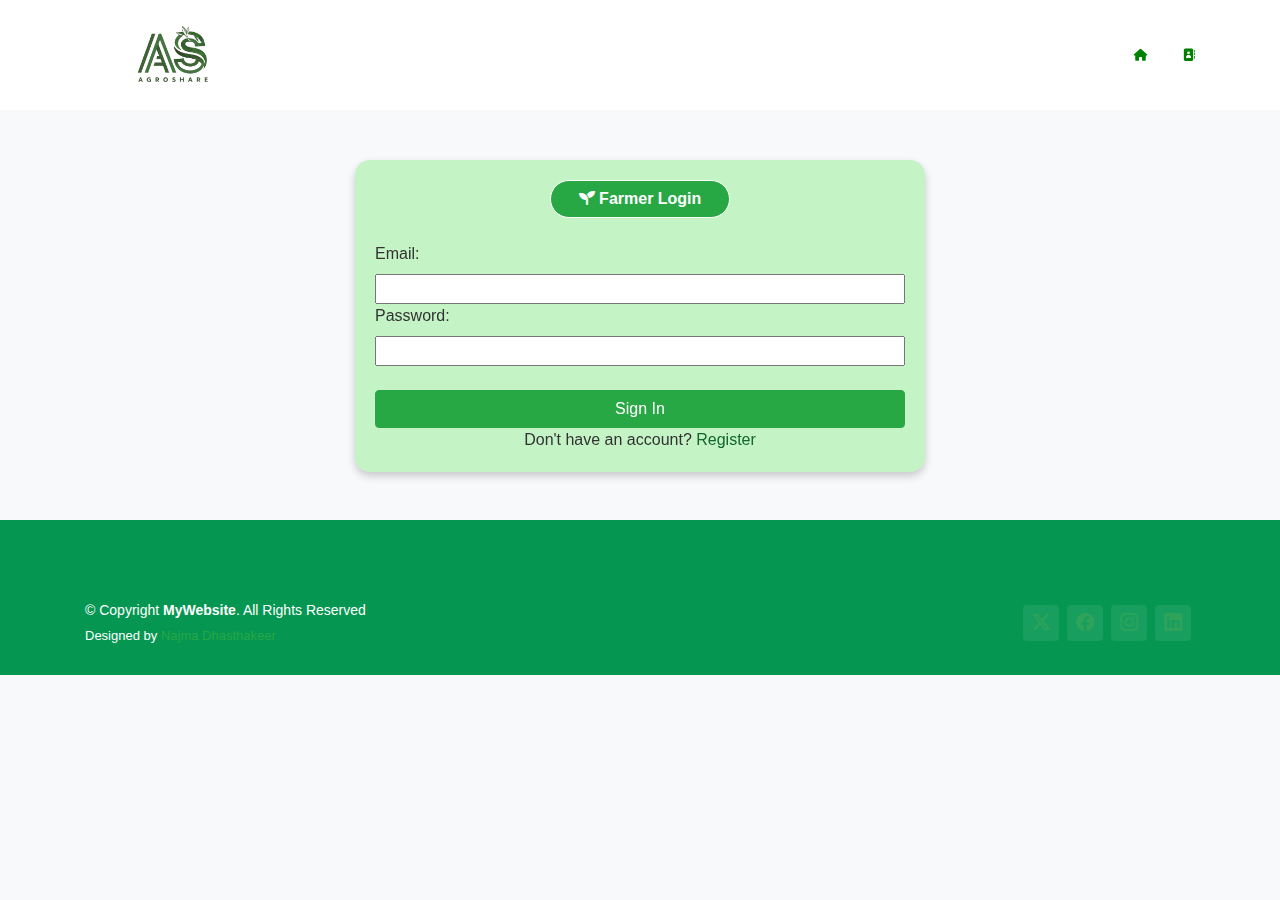
<file: login.html>
<!DOCTYPE html>
<html lang="en">

<head>
  <meta charset="utf-8">
  <meta content="width=device-width, initial-scale=1.0" name="viewport">
  <title> User Portal | AgroShare </title>
  <meta content="" name="description">
  <meta content="" name="keywords">

  <!-- Favicons -->
  <link href="assets/img/favicon.png" rel="icon">
  <link href="assets/img/apple-touch-icon.png" rel="apple-touch-icon">
  <link rel="stylesheet" href="https://cdnjs.cloudflare.com/ajax/libs/font-awesome/6.0.0-beta3/css/all.min.css">

  <!-- Fonts -->
  <link href="https://fonts.googleapis.com" rel="preconnect">
  <link href="https://fonts.gstatic.com" rel="preconnect" crossorigin>
  <link
    href="https://fonts.googleapis.com/css2?family=Open+Sans:ital,wght@0,300;0,400;0,500;0,600;0,700;0,800;1,300;1,400;1,500;1,600;1,700;1,800&family=Marcellus:wght@400&display=swap"
    rel="stylesheet">

  <!-- Vendor CSS Files -->
  <link href="assets/vendor/bootstrap/css/bootstrap.min.css" rel="stylesheet">
  <link href="assets/vendor/bootstrap-icons/bootstrap-icons.css" rel="stylesheet">
  <link href="assets/vendor/aos/aos.css" rel="stylesheet">
  <link href="assets/vendor/swiper/swiper-bundle.min.css" rel="stylesheet">
  <link href="assets/vendor/glightbox/css/glightbox.min.css" rel="stylesheet">

  <meta charset="UTF-8">
  <meta name="viewport" content="width=device-width, initial-scale=1.0">
  <title>Login and Signup</title>
  <link href="https://maxcdn.bootstrapcdn.com/bootstrap/4.5.2/css/bootstrap.min.css" rel="stylesheet">
  <link href="https://cdnjs.cloudflare.com/ajax/libs/font-awesome/6.0.0-beta3/css/all.min.css" rel="stylesheet">
  <!-- Updated Font Awesome -->
  <link href="assets/css/main.css" rel="stylesheet"> <!-- Link to your custom CSS file -->

  <!-- Main CSS File -->
  <link href="assets/css/main.css" rel="stylesheet">

  

  <style>
    .icon {
      color: green;
      font-size: 4.3em;
      /* Adjust this value to make the icon larger or smaller */
    }

    /* Style for full screen video background */
    .video-background {
      position: fixed;
      right: 4;
      left: 1;
      bottom: -10px;
      /* Adjust this value to compensate for the top shift */
      top: -350px;
      /* Adjust this value to move the video down */
      min-width: 100%;
      min-height: 100%;
      z-index: -1;
      object-fit: cover;
    }

    /* Optional: To ensure the content is above the video */
    .content {
      position: relative;
      z-index: 1;
    }

    .header {
      position: relative;
      z-index: 4;
    }

    /* Styles for form container */
    .form-container {
      background-color: rgba(144, 238, 144, 0.5);
      /* Light green with transparency */
      border-radius: 15px;
      padding: 20px;
      box-shadow: 0 4px 8px rgba(0, 0, 0, 0.2);
    }
  </style>

  <scritp type="module" src="register.js" defer></scritp>

</head>

<body class="products-page">
  <!-- Video Background -->
  <video autoplay muted loop class="video-background">
    <source src="C:\Users\Najma\Documents\ANC\Research Final\Project-Agro\assets\Video\8540468-hd_1920_1080_30fps.mp4"
      type="video/mp4">
    Your browser does not support the video tag.
  </video>

  <!-- Content goes here -->
  <div class="content">
    <header id="header" class="header d-flex align-items-center position-relative">
      <div class="container-fluid container-xl position-relative d-flex align-items-center justify-content-between">

        <a href="index.html" class="logo d-flex align-items-center">
          <!-- Uncomment the line below if you also wish to use an image logo -->
          <img src="assets/img/logo.png" alt="AgriCulture">
          <!-- <h1 class="sitename">AgriCulture</h1>  -->
        </a>

        <nav id="navmenu" class="navmenu">
          <ul>
            <li><a href="index.html"><i class="fas fa-home icon"></i></a></li>
            <!-- <li><a href="Products.html" active>Products</a></li>
            <li><a href="blog.html">Blog</a></li>-->
            <li><a href="contact.html"><i class="fas fa-address-book icon"></i> </a></li>
          </ul>
          <i class="mobile-nav-toggle d-xl-none bi bi-list"></i>
        </nav>

      </div>
    </header>
  </div>
    <main class="main">
      <div class="container">
        <div class="row justify-content-center mt-5">
          <div class="col-md-6 form-container">
  
            <div class="text-center mb-4">
              <div class="btn-group" role="group" aria-label="User Type Toggle">
                <button type="button" class="btn btn-toggle active" id="toggleFarmer">
                  <i class="fas fa-seedling"></i> Farmer Login
                </button>

              </div>
            </div>
  
        <form id="login-form" onsubmit="event.preventDefault(); window.location.href='product-view.html';">
    <label for="email">Email:</label><br>
    <input type="email" id="email" required style="width: 100%;"> <br>

    <label for="password">Password:</label> <br>
    <input type="password" id="password" required style="width: 100%;"> <br>
    <div style="text-align: left;"> <br>
        <button type="submit" class="btn btn-success btn-block">Sign In</button>
    </div>
</form>

<div style="text-align: center;">
    Don't have an account?  <a href="register.html">Register</a>
</div>


<div class="modal fade" id="forgotPasswordModal" tabindex="-1" role="dialog"
        aria-labelledby="forgotPasswordModalLabel" aria-hidden="true">
        <div class="modal-dialog" role="document">
          <div class="modal-content">
            <div class="modal-header">
              <h5 class="modal-title" id="forgotPasswordModalLabel">Request a Password Reset</h5>
              <button type="button" class="close" data-dismiss="modal" aria-label="Close">
                <span aria-hidden="true">&times;</span>
              </button>
            </div>
            <div class="modal-body">
              <form>
                <div class="form-group">
                  <label for="reset-email">Email:</label>
                  <input type="email" class="form-control" id="reset-email" placeholder="Enter your email">
                </div>
                <button type="submit" class="btn btn-success btn-block">Send</button>
              </form>
            </div>
          </div>
        </div>
      </div>
  
      <script src="https://code.jquery.com/jquery-3.5.1.slim.min.js"></script>
      <script src="https://cdn.jsdelivr.net/npm/@popperjs/core@2.5.4/dist/umd/popper.min.js"></script>
      <script src="https://maxcdn.bootstrapcdn.com/bootstrap/4.5.2/js/bootstrap.min.js"></script>
      <script>
        // Farmer Form Toggle
        document.getElementById('farmerToggleRegister').addEventListener('click', function (event) {
          event.preventDefault();
          document.getElementById('farmerLoginForm').style.display = 'none';
          document.getElementById('farmerRegisterForm').style.display = 'block';
        });
  
        document.getElementById('farmerToggleLogin').addEventListener('click', function (event) {
          event.preventDefault();
          document.getElementById('farmerLoginForm').style.display = 'block';
          document.getElementById('farmerRegisterForm').style.display = 'none';
        });
  
        // <!-- // Elderly Care Home Form Toggle
        // document.getElementById('elderlyToggleRegister').addEventListener('click', function (event) {
        //   event.preventDefault();
        //   document.getElementById('elderlyLoginForm').style.display = 'none';
        //   document.getElementById('elderlyRegisterForm').style.display = 'block';
        // });
  
        // document.getElementById('elderlyToggleLogin').addEventListener('click', function (event) {
        //   event.preventDefault();
        //   document.getElementById('elderlyLoginForm').style.display = 'block';
        //   document.getElementById('elderlyRegisterForm').style.display = 'none';
        // }); -->
  
        // User Type Toggle
        document.getElementById('toggleFarmer').addEventListener('click', function () {
          document.getElementById('farmerForm').style.display = 'block';
          document.getElementById('elderlyForm').style.display = 'none';
          document.getElementById('toggleFarmer').classList.add('active');
          document.getElementById('toggleElderly').classList.remove('active');
        });
  
        document.getElementById('toggleElderly').addEventListener('click', function () {
          document.getElementById('farmerForm').style.display = 'none';
          document.getElementById('elderlyForm').style.display = 'block';
          document.getElementById('toggleFarmer').classList.remove('active');
          document.getElementById('toggleElderly').classList.add('active');
        });
      </script>
    </main>

  <div class="mt-5"></div>
  <footer id="footer" class="footer dark-background">


    <div class="copyright text-center">
      <div
        class="container d-flex flex-column flex-lg-row justify-content-center justify-content-lg-between align-items-center">

        <div class="d-flex flex-column align-items-center align-items-lg-start">
          <div>
            © Copyright <strong><span>MyWebsite</span></strong>. All Rights Reserved
          </div>
          <div class="credits">

            Designed by <a href="https://bootstrapmade.com/">Najma Dhasthakeer</a>
          </div>
        </div>

        <div class="social-links order-first order-lg-last mb-3 mb-lg-0">
          <a href=""><i class="bi bi-twitter-x"></i></a>
          <a href=""><i class="bi bi-facebook"></i></a>
          <a href=""><i class="bi bi-instagram"></i></a>
          <a href=""><i class="bi bi-linkedin"></i></a>
        </div>

      </div>
    </div>

  </footer>

  <!-- Scroll Top -->
  <a href="#" id="scroll-top" class="scroll-top d-flex align-items-center justify-content-center"><i
      class="bi bi-arrow-up-short"></i></a>

  <!-- Preloader -->
  <div id="preloader"></div>

  <!-- Vendor JS Files -->
  <script src="assets/vendor/bootstrap/js/bootstrap.bundle.min.js"></script>
  <script src="assets/vendor/php-email-form/validate.js"></script>
  <script src="assets/vendor/aos/aos.js"></script>
  <script src="assets/vendor/swiper/swiper-bundle.min.js"></script>
  <script src="assets/vendor/glightbox/js/glightbox.min.js"></script>

  <!-- Main JS File -->
  <script src="assets/js/main.js"></script>
    </main>
</body>

</html>
</file>
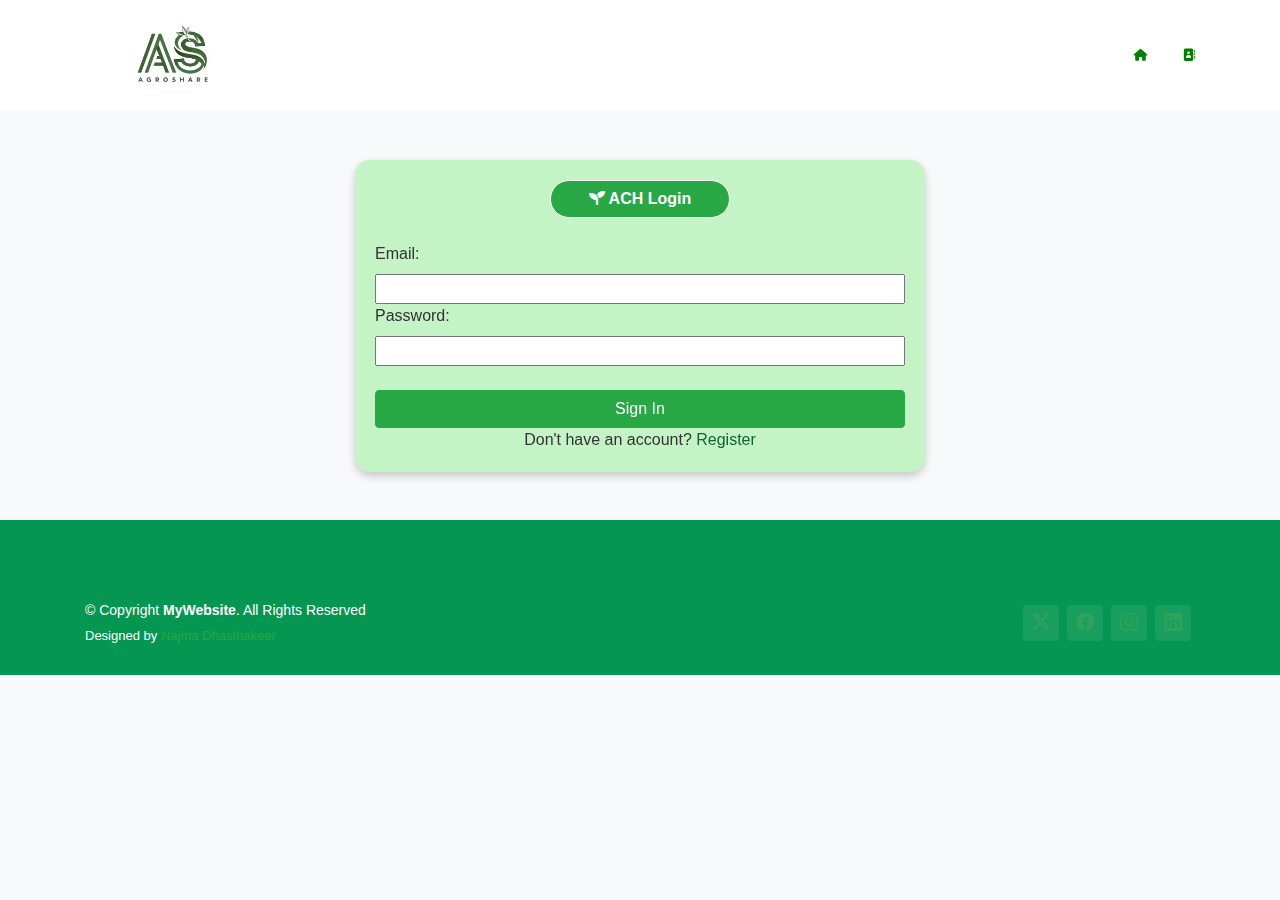
<file: loginACH.html>
<!DOCTYPE html>
<html lang="en">

<head>
  <meta charset="utf-8">
  <meta content="width=device-width, initial-scale=1.0" name="viewport">
  <title> User Portal | AgroShare </title>
  <meta content="" name="description">
  <meta content="" name="keywords">

  <!-- Favicons -->
  <link href="assets/img/favicon.png" rel="icon">
  <link href="assets/img/apple-touch-icon.png" rel="apple-touch-icon">
  <link rel="stylesheet" href="https://cdnjs.cloudflare.com/ajax/libs/font-awesome/6.0.0-beta3/css/all.min.css">

  <!-- Fonts -->
  <link href="https://fonts.googleapis.com" rel="preconnect">
  <link href="https://fonts.gstatic.com" rel="preconnect" crossorigin>
  <link
    href="https://fonts.googleapis.com/css2?family=Open+Sans:ital,wght@0,300;0,400;0,500;0,600;0,700;0,800;1,300;1,400;1,500;1,600;1,700;1,800&family=Marcellus:wght@400&display=swap"
    rel="stylesheet">

  <!-- Vendor CSS Files -->
  <link href="assets/vendor/bootstrap/css/bootstrap.min.css" rel="stylesheet">
  <link href="assets/vendor/bootstrap-icons/bootstrap-icons.css" rel="stylesheet">
  <link href="assets/vendor/aos/aos.css" rel="stylesheet">
  <link href="assets/vendor/swiper/swiper-bundle.min.css" rel="stylesheet">
  <link href="assets/vendor/glightbox/css/glightbox.min.css" rel="stylesheet">

  <meta charset="UTF-8">
  <meta name="viewport" content="width=device-width, initial-scale=1.0">
  <title>Login and Signup</title>
  <link href="https://maxcdn.bootstrapcdn.com/bootstrap/4.5.2/css/bootstrap.min.css" rel="stylesheet">
  <link href="https://cdnjs.cloudflare.com/ajax/libs/font-awesome/6.0.0-beta3/css/all.min.css" rel="stylesheet">
  <!-- Updated Font Awesome -->
  <link href="assets/css/main.css" rel="stylesheet"> <!-- Link to your custom CSS file -->

  <!-- Main CSS File -->
  <link href="assets/css/main.css" rel="stylesheet">

  

  <style>
    .icon {
      color: green;
      font-size: 4.3em;
      /* Adjust this value to make the icon larger or smaller */
    }

    /* Style for full screen video background */
    .video-background {
      position: fixed;
      right: 4;
      left: 1;
      bottom: -10px;
      /* Adjust this value to compensate for the top shift */
      top: -350px;
      /* Adjust this value to move the video down */
      min-width: 100%;
      min-height: 100%;
      z-index: -1;
      object-fit: cover;
    }

    /* Optional: To ensure the content is above the video */
    .content {
      position: relative;
      z-index: 1;
    }

    .header {
      position: relative;
      z-index: 4;
    }

    /* Styles for form container */
    .form-container {
      background-color: rgba(144, 238, 144, 0.5);
      /* Light green with transparency */
      border-radius: 15px;
      padding: 20px;
      box-shadow: 0 4px 8px rgba(0, 0, 0, 0.2);
    }
  </style>

  <scritp type="module" src="register.js" defer></scritp>

</head>

<body class="products-page">
  <!-- Video Background -->
  <video autoplay muted loop class="video-background">
    <source src="C:\Users\Najma\Documents\ANC\Research Final\Project-Agro\assets\Video\8540468-hd_1920_1080_30fps.mp4"
      type="video/mp4">
    Your browser does not support the video tag.
  </video>

  <!-- Content goes here -->
  <div class="content">
    <header id="header" class="header d-flex align-items-center position-relative">
      <div class="container-fluid container-xl position-relative d-flex align-items-center justify-content-between">

        <a href="index.html" class="logo d-flex align-items-center">
          <!-- Uncomment the line below if you also wish to use an image logo -->
          <img src="assets/img/logo.png" alt="AgriCulture">
          <!-- <h1 class="sitename">AgriCulture</h1>  -->
        </a>

        <nav id="navmenu" class="navmenu">
          <ul>
            <li><a href="index.html"><i class="fas fa-home icon"></i></a></li>
            <!-- <li><a href="Products.html" active>Products</a></li>
            <li><a href="blog.html">Blog</a></li>-->
            <li><a href="contact.html"><i class="fas fa-address-book icon"></i> </a></li>
          </ul>
          <i class="mobile-nav-toggle d-xl-none bi bi-list"></i>
        </nav>

      </div>
    </header>
  </div>
    <main class="main">
      <div class="container">
        <div class="row justify-content-center mt-5">
          <div class="col-md-6 form-container">
  
            <div class="text-center mb-4">
              <div class="btn-group" role="group" aria-label="User Type Toggle">
                <button type="button" class="btn btn-toggle active" id="toggleFarmer">
                  <i class="fas fa-seedling"></i> ACH Login
              </div>
            </div>
  
        <form id="login-form" onsubmit="event.preventDefault(); window.location.href='product-view.html';">
    <label for="email">Email:</label><br>
    <input type="email" id="email" required style="width: 100%;"> <br>

    <label for="password">Password:</label> <br>
    <input type="password" id="password" required style="width: 100%;"> <br>
    <div style="text-align: left;"> <br>
        <button type="submit" class="btn btn-success btn-block">Sign In</button>
    </div>
</form>

<div style="text-align: center;">
    Don't have an account?  <a href="registerACH.html">Register</a>
</div>


<div class="modal fade" id="forgotPasswordModal" tabindex="-1" role="dialog"
        aria-labelledby="forgotPasswordModalLabel" aria-hidden="true">
        <div class="modal-dialog" role="document">
          <div class="modal-content">
            <div class="modal-header">
              <h5 class="modal-title" id="forgotPasswordModalLabel">Request a Password Reset</h5>
              <button type="button" class="close" data-dismiss="modal" aria-label="Close">
                <span aria-hidden="true">&times;</span>
              </button>
            </div>
            <div class="modal-body">
              <form>
                <div class="form-group">
                  <label for="reset-email">Email:</label>
                  <input type="email" class="form-control" id="reset-email" placeholder="Enter your email">
                </div>
                <button type="submit" class="btn btn-success btn-block">Send</button>
              </form>
            </div>
          </div>
        </div>
      </div>
  
      <script src="https://code.jquery.com/jquery-3.5.1.slim.min.js"></script>
      <script src="https://cdn.jsdelivr.net/npm/@popperjs/core@2.5.4/dist/umd/popper.min.js"></script>
      <script src="https://maxcdn.bootstrapcdn.com/bootstrap/4.5.2/js/bootstrap.min.js"></script>
      <script>
        // Farmer Form Toggle
        document.getElementById('farmerToggleRegister').addEventListener('click', function (event) {
          event.preventDefault();
          document.getElementById('farmerLoginForm').style.display = 'none';
          document.getElementById('farmerRegisterForm').style.display = 'block';
        });
  
        document.getElementById('farmerToggleLogin').addEventListener('click', function (event) {
          event.preventDefault();
          document.getElementById('farmerLoginForm').style.display = 'block';
          document.getElementById('farmerRegisterForm').style.display = 'none';
        });
  
        // <!-- // Elderly Care Home Form Toggle
        // document.getElementById('elderlyToggleRegister').addEventListener('click', function (event) {
        //   event.preventDefault();
        //   document.getElementById('elderlyLoginForm').style.display = 'none';
        //   document.getElementById('elderlyRegisterForm').style.display = 'block';
        // });
  
        // document.getElementById('elderlyToggleLogin').addEventListener('click', function (event) {
        //   event.preventDefault();
        //   document.getElementById('elderlyLoginForm').style.display = 'block';
        //   document.getElementById('elderlyRegisterForm').style.display = 'none';
        // }); -->
  
        // User Type Toggle
        document.getElementById('toggleFarmer').addEventListener('click', function () {
          document.getElementById('farmerForm').style.display = 'block';
          document.getElementById('elderlyForm').style.display = 'none';
          document.getElementById('toggleFarmer').classList.add('active');
          document.getElementById('toggleElderly').classList.remove('active');
        });
  
        document.getElementById('toggleElderly').addEventListener('click', function () {
          document.getElementById('farmerForm').style.display = 'none';
          document.getElementById('elderlyForm').style.display = 'block';
          document.getElementById('toggleFarmer').classList.remove('active');
          document.getElementById('toggleElderly').classList.add('active');
        });
      </script>
    </main>

  <div class="mt-5"></div>
  <footer id="footer" class="footer dark-background">


    <div class="copyright text-center">
      <div
        class="container d-flex flex-column flex-lg-row justify-content-center justify-content-lg-between align-items-center">

        <div class="d-flex flex-column align-items-center align-items-lg-start">
          <div>
            © Copyright <strong><span>MyWebsite</span></strong>. All Rights Reserved
          </div>
          <div class="credits">

            Designed by <a href="https://bootstrapmade.com/">Najma Dhasthakeer</a>
          </div>
        </div>

        <div class="social-links order-first order-lg-last mb-3 mb-lg-0">
          <a href=""><i class="bi bi-twitter-x"></i></a>
          <a href=""><i class="bi bi-facebook"></i></a>
          <a href=""><i class="bi bi-instagram"></i></a>
          <a href=""><i class="bi bi-linkedin"></i></a>
        </div>

      </div>
    </div>

  </footer>

  <!-- Scroll Top -->
  <a href="#" id="scroll-top" class="scroll-top d-flex align-items-center justify-content-center"><i
      class="bi bi-arrow-up-short"></i></a>

  <!-- Preloader -->
  <div id="preloader"></div>

  <!-- Vendor JS Files -->
  <script src="assets/vendor/bootstrap/js/bootstrap.bundle.min.js"></script>
  <script src="assets/vendor/php-email-form/validate.js"></script>
  <script src="assets/vendor/aos/aos.js"></script>
  <script src="assets/vendor/swiper/swiper-bundle.min.js"></script>
  <script src="assets/vendor/glightbox/js/glightbox.min.js"></script>

  <!-- Main JS File -->
  <script src="assets/js/main.js"></script>
    </main>
</body>

</html>
</file>
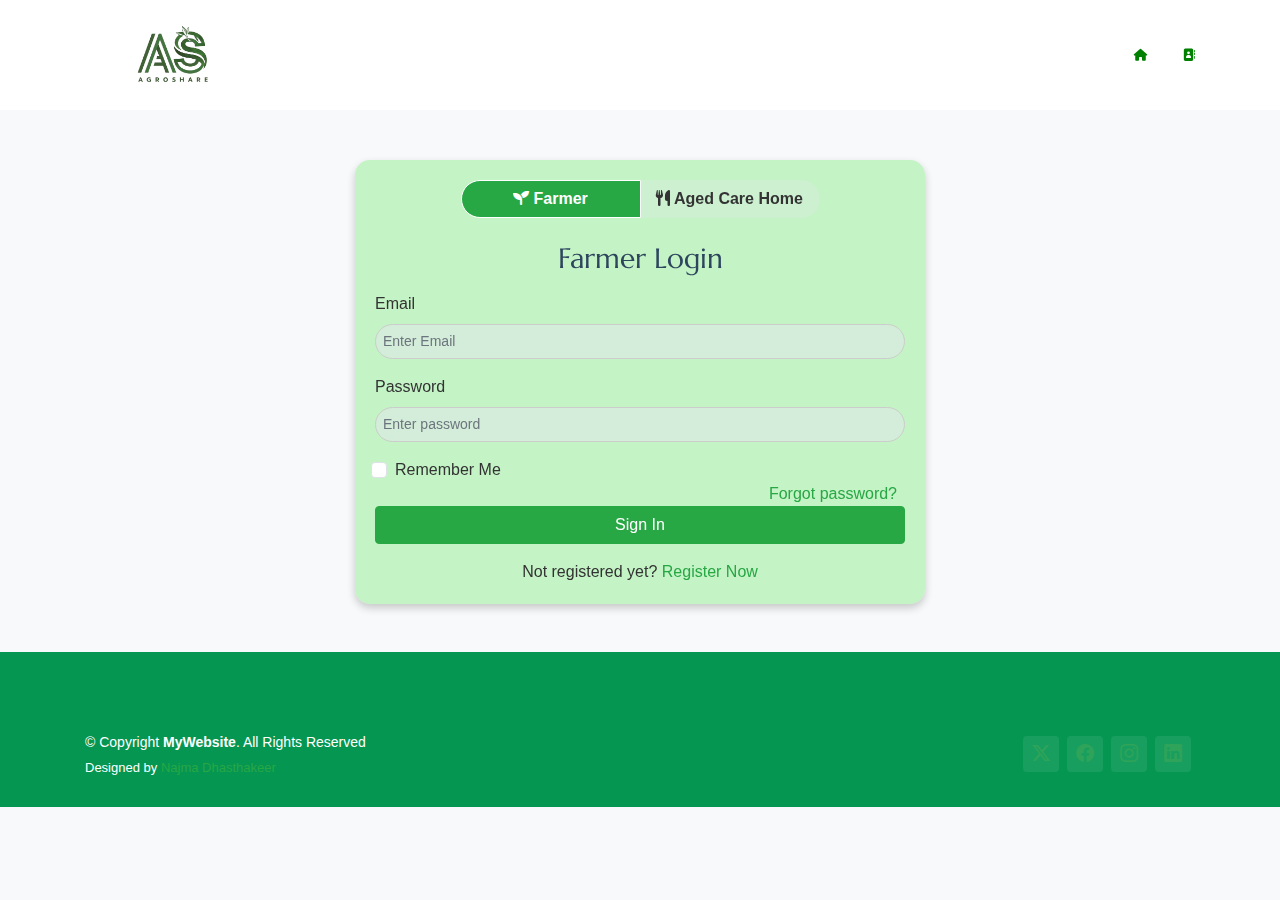
<file: Products.html>
<!DOCTYPE html>
<html lang="en">

<head>
  <meta charset="utf-8">
  <meta content="width=device-width, initial-scale=1.0" name="viewport">
  <title> User Portal | AgroShare </title>
  <meta content="" name="description">
  <meta content="" name="keywords">

  <!-- Favicons -->
  <link href="assets/img/favicon.png" rel="icon">
  <link href="assets/img/apple-touch-icon.png" rel="apple-touch-icon">
  <link rel="stylesheet" href="https://cdnjs.cloudflare.com/ajax/libs/font-awesome/6.0.0-beta3/css/all.min.css">

  <!-- Fonts -->
  <link href="https://fonts.googleapis.com" rel="preconnect">
  <link href="https://fonts.gstatic.com" rel="preconnect" crossorigin>
  <link
    href="https://fonts.googleapis.com/css2?family=Open+Sans:ital,wght@0,300;0,400;0,500;0,600;0,700;0,800;1,300;1,400;1,500;1,600;1,700;1,800&family=Marcellus:wght@400&display=swap"
    rel="stylesheet">

  <!-- Vendor CSS Files -->
  <link href="assets/vendor/bootstrap/css/bootstrap.min.css" rel="stylesheet">
  <link href="assets/vendor/bootstrap-icons/bootstrap-icons.css" rel="stylesheet">
  <link href="assets/vendor/aos/aos.css" rel="stylesheet">
  <link href="assets/vendor/swiper/swiper-bundle.min.css" rel="stylesheet">
  <link href="assets/vendor/glightbox/css/glightbox.min.css" rel="stylesheet">

  <meta charset="UTF-8">
  <meta name="viewport" content="width=device-width, initial-scale=1.0">
  <title>Login and Signup</title>
  <link href="https://maxcdn.bootstrapcdn.com/bootstrap/4.5.2/css/bootstrap.min.css" rel="stylesheet">
  <link href="https://cdnjs.cloudflare.com/ajax/libs/font-awesome/6.0.0-beta3/css/all.min.css" rel="stylesheet">
  <!-- Updated Font Awesome -->
  <link href="assets/css/main.css" rel="stylesheet"> <!-- Link to your custom CSS file -->

  <!-- Main CSS File -->
  <link href="assets/css/main.css" rel="stylesheet">

  

  <style>
    .icon {
      color: green;
      font-size: 4.3em;
      /* Adjust this value to make the icon larger or smaller */
    }

    /* Style for full screen video background */
    .video-background {
      position: fixed;
      right: 4;
      left: 1;
      bottom: -10px;
      /* Adjust this value to compensate for the top shift */
      top: -350px;
      /* Adjust this value to move the video down */
      min-width: 100%;
      min-height: 100%;
      z-index: -1;
      object-fit: cover;
    }

    /* Optional: To ensure the content is above the video */
    .content {
      position: relative;
      z-index: 1;
    }

    .header {
      position: relative;
      z-index: 4;
    }

    /* Styles for form container */
    .form-container {
      background-color: rgba(144, 238, 144, 0.5);
      /* Light green with transparency */
      border-radius: 15px;
      padding: 20px;
      box-shadow: 0 4px 8px rgba(0, 0, 0, 0.2);
    }
  </style>

  <scritp type="module" src="register.js" defer></scritp>

</head>

<body class="products-page">
  <!-- Video Background -->
  <video autoplay muted loop class="video-background">
    <source src="C:\Users\Najma\Documents\ANC\Research Final\Project-Agro\assets\Video\8540468-hd_1920_1080_30fps.mp4"
      type="video/mp4">
    Your browser does not support the video tag.
  </video>

  <!-- Content goes here -->
  <div class="content">
    <header id="header" class="header d-flex align-items-center position-relative">
      <div class="container-fluid container-xl position-relative d-flex align-items-center justify-content-between">

        <a href="index.html" class="logo d-flex align-items-center">
          <!-- Uncomment the line below if you also wish to use an image logo -->
          <img src="assets/img/logo.png" alt="AgriCulture">
          <!-- <h1 class="sitename">AgriCulture</h1>  -->
        </a>

        <nav id="navmenu" class="navmenu">
          <ul>
            <li><a href="index.html"><i class="fas fa-home icon"></i></a></li>
            <!-- <li><a href="Products.html" active>Products</a></li>
            <li><a href="blog.html">Blog</a></li>-->
            <li><a href="contact.html"><i class="fas fa-address-book icon"></i> </a></li>
          </ul>
          <i class="mobile-nav-toggle d-xl-none bi bi-list"></i>
        </nav>

      </div>
    </header>
  </div>

  <body>
    <main class="main">
      <div class="container">
        <div class="row justify-content-center mt-5">
          <div class="col-md-6 form-container">
  
            <div class="text-center mb-4">
              <div class="btn-group" role="group" aria-label="User Type Toggle">
                <button type="button" class="btn btn-toggle active" id="toggleFarmer">
                  <i class="fas fa-seedling"></i> Farmer
                </button>
                <button type="button" class="btn btn-toggle" id="toggleElderly">
                  <i class="fas fa-utensils"></i> Aged Care Home
                </button>
              </div>
            </div>
  
            <!-- Farmer Form -->
            <div id="farmerForm">
              <form id="farmerLoginForm">
                <h3 class="text-center mb-3">Farmer Login</h3>
                <div class="form-group">
                  <label for="farmerEmail">Email</label>
                  <input type="email" class="form-control" id="farmerEmail" placeholder="Enter Email" required>
                </div>
                <div class="form-group">
                  <label for="farmerpassword">Password</label>
                  <input type="password" class="form-control" id="farmerpassword" placeholder="Enter password" required>
                </div>
                <div class="form-group form-check">
                  <input type="checkbox" class="form-check-input" id="farmer-rememberMe">
                  <label class="form-check-label" for="farmer-rememberMe">Remember Me</label>
                  <span class="forgot-password">
                    <a href="#" class="text-green" data-toggle="modal" data-target="#forgotPasswordModal">Forgot
                      password?</a>
                  </span>
                </div>
                <button type="submit" class="btn btn-success btn-block">Sign In</button>
                <div class="text-center mt-3">
                  <span>Not registered yet? <a href="#" id="farmerToggleRegister" class="text-green">Register Now</a></span>
                </div>
              </form>
  
              <form id="farmerRegisterForm" style="display: none;">
                <h3 class="text-center mb-3">Farmer Register</h3>
                <label for="farmerRegEmail">Email</label>
                <input type="email" class="form-control" id="farmerRegEmail" placeholder="Enter Email" required>
                <label for="farmerRegPassword">Password</label>
                <input type="password" class="form-control" id="farmerRegPassword" placeholder="Enter password" required>
                <button id="farmerSubmit" type="submit" class="btn btn-success btn-block">Register</button>
                <span>Already registered? <a href="#" id="farmerToggleLogin" class="text-green">Login Now</a></span>
              </form>
            </div>
  
            <!-- Elderly Care Home Form -->
            <div id="elderlyForm" style="display: none;">
              <form id="elderlyLoginForm">
                <h3 class="text-center mb-3">ACH Login</h3>
                <div class="form-group">
                  <label for="elderly-email">Email</label>
                  <input type="email" class="form-control" id="elderly-email" placeholder="Enter email">
                </div>
                <div class="form-group">
                  <label for="elderly-password">Password</label>
                  <input type="password" class="form-control" id="elderly-password" placeholder="Enter password">
                </div>
                <div class="form-group form-check">
                  <input type="checkbox" class="form-check-input" id="elderly-rememberMe">
                  <label class="form-check-label" for="elderly-rememberMe">Remember Me</label>
                  <span class="forgot-password">
                    <a href="#" class="text-green" data-toggle="modal" data-target="#forgotPasswordModal">Forgot
                      password?</a>
                  </span>
                </div>
                <button type="submit" class="btn btn-success btn-block">Sign In</button>
                <div class="text-center mt-3">
                  <span>Not registered yet? <a href="#" id="elderlyToggleRegister" class="text-green">Register Now</a></span>
                </div>
              </form>
              <form id="elderlyRegisterForm" style="display: none;">
                <h3 class="text-center mb-3">ACH Register</h3>
                <div class="form-group">
                  <label for="elderly-reg-email">Email</label>
                  <input type="text" class="form-control" id="elderly-reg-email" placeholder="Enter email">
                </div>
                <div class="form-group">
                  <label for="elderly-reg-password">Password</label>
                  <input type="password" class="form-control" id="elderly-reg-password" placeholder="Enter password">
                </div>
                <button type="submit" class="btn btn-success btn-block">Register</button>
                <div class="text-center mt-3">
                  <span>Already registered? <a href="#" id="elderlyToggleLogin" class="text-green">Login Now</a></span>
                </div>
              </form>
            </div>
  
          </div>
        </div>
      </div>
  
      <div class="modal fade" id="forgotPasswordModal" tabindex="-1" role="dialog"
        aria-labelledby="forgotPasswordModalLabel" aria-hidden="true">
        <div class="modal-dialog" role="document">
          <div class="modal-content">
            <div class="modal-header">
              <h5 class="modal-title" id="forgotPasswordModalLabel">Request a Password Reset</h5>
              <button type="button" class="close" data-dismiss="modal" aria-label="Close">
                <span aria-hidden="true">&times;</span>
              </button>
            </div>
            <div class="modal-body">
              <form>
                <div class="form-group">
                  <label for="reset-email">Email:</label>
                  <input type="email" class="form-control" id="reset-email" placeholder="Enter your email">
                </div>
                <button type="submit" class="btn btn-success btn-block">Send</button>
              </form>
            </div>
        </div>
    </div>
</div>

  </main>
  <div class="mt-5"></div>
  <footer id="footer" class="footer dark-background">


    <div class="copyright text-center">
      <div
        class="container d-flex flex-column flex-lg-row justify-content-center justify-content-lg-between align-items-center">

        <div class="d-flex flex-column align-items-center align-items-lg-start">
          <div>
            © Copyright <strong><span>MyWebsite</span></strong>. All Rights Reserved
          </div>
          <div class="credits">

            Designed by <a href="https://bootstrapmade.com/">Najma Dhasthakeer</a>
          </div>
        </div>

        <div class="social-links order-first order-lg-last mb-3 mb-lg-0">
          <a href=""><i class="bi bi-twitter-x"></i></a>
          <a href=""><i class="bi bi-facebook"></i></a>
          <a href=""><i class="bi bi-instagram"></i></a>
          <a href=""><i class="bi bi-linkedin"></i></a>
        </div>

      </div>
    </div>

  </footer>

  <!-- Scroll Top -->
  <a href="#" id="scroll-top" class="scroll-top d-flex align-items-center justify-content-center"><i
      class="bi bi-arrow-up-short"></i></a>

  <!-- Preloader -->
  <div id="preloader"></div>

  <!-- Vendor JS Files -->
  <script src="assets/vendor/bootstrap/js/bootstrap.bundle.min.js"></script>
  <script src="assets/vendor/php-email-form/validate.js"></script>
  <script src="assets/vendor/aos/aos.js"></script>
  <script src="assets/vendor/swiper/swiper-bundle.min.js"></script>
  <script src="assets/vendor/glightbox/js/glightbox.min.js"></script>

  <!-- Main JS File -->
  <script src="assets/js/main.js"></script>

</body>

</html>
</file>
<file: assets/css/main.css>
/**
* Template Name: AgriCulture
* Template URL: https://bootstrapmade.com/agriculture-bootstrap-website-template/
* Updated: Jun 29 2024 with Bootstrap v5.3.3
* Author: BootstrapMade.com
* License: https://bootstrapmade.com/license/
*/

/*--------------------------------------------------------------
# Font & Color Variables
# Help: https://bootstrapmade.com/color-system/
--------------------------------------------------------------*/
/* Fonts */
:root {
  --default-font: "Open Sans",  system-ui, -apple-system, "Segoe UI", Roboto, "Helvetica Neue", Arial, "Noto Sans", "Liberation Sans", sans-serif, "Apple Color Emoji", "Segoe UI Emoji", "Segoe UI Symbol", "Noto Color Emoji";
  --heading-font: "Marcellus",  sans-serif;
  --nav-font: "Marcellus",  sans-serif;
}

/* Global Colors - The following color variables are used throughout the website. Updating them here will change the color scheme of the entire website */
:root { 
  --background-color: #ffffff; /* Background color for the entire website, including individual sections */
  --default-color: #212529; /* Default color used for the majority of the text content across the entire website */
  --heading-color: #2d465e; /* Color for headings, subheadings and title throughout the website */
  --accent-color: #116530; /* Accent color that represents your brand on the website. It's used for buttons, links, and other elements that need to stand out */
  --surface-color: #ffffff; /* The surface color is used as a background of boxed elements within sections, such as cards, icon boxes, or other elements that require a visual separation from the global background. */
  --contrast-color: #ffffff; /* Contrast color for text, ensuring readability against backgrounds of accent, heading, or default colors. */
}

/* Nav Menu Colors - The following color variables are used specifically for the navigation menu. They are separate from the global colors to allow for more customization options */
:root {
  --nav-color: #212529;  /* The default color of the main navmenu links */
  --nav-hover-color: #116530; /* Applied to main navmenu links when they are hovered over or active */
  --nav-mobile-background-color: #ffffff; /* Used as the background color for mobile navigation menu */
  --nav-dropdown-background-color: #ffffff; /* Used as the background color for dropdown items that appear when hovering over primary navigation items */
  --nav-dropdown-color: #212529; /* Used for navigation links of the dropdown items in the navigation menu. */
  --nav-dropdown-hover-color: #116530; /* Similar to --nav-hover-color, this color is applied to dropdown navigation links when they are hovered over. */
}

/* Button for navigation menu */
.buttonnavi {
  background-color: #84ffa1; /* Light green background */
  color: #115303; /* Dark green text color */
  font-weight: 500; /* Medium font weight */
  border-radius: 50px; /* Rounded corners */
  border-color: #fffb11;
  font-size: 0.9rem; /* Slightly reduced font size */
  padding: 0.3em 1.2em; /* Reduced padding, especially vertical */
  text-align: center; /* Center text inside the button */
  transition: all 0.2s ease-in-out; /* Smooth transition for all properties */
  border: none; /* Remove default border */
  display: inline-flex; /* Changed to inline-flex for better vertical centering */
  align-items: center; /* Vertically center the text */
  white-space: nowrap; /* Prevents text from wrapping */
  min-width: 120px; /* Ensures the button is at least as wide as its content */
  line-height: 1; /* Reduce line height */
  height: 2em; /* Set a fixed height */
}

.buttonnavi:hover {
  background-color: #388b54; /* Darker green on hover */
  color: #ffffff !important;  /* White text on hover */
  border-color: #fffb11cc;
}

.buttonnavi:focus {
  outline: #fffb11cc; /* Remove default outline */
  box-shadow: 0 0 0 4px rgba(29, 155, 37, 0.4); /* Green focus ring */
}


/* Add space between the navigation lists */
.nav-list-left {
  margin-right: 10rem; /* Adjust this value as needed */
}

/* Ensure consistent spacing between items in the navigation lists */
.nav-list-left li {
  margin: 4;
}

.nav-list-right{
  margin: 1;
} 

/* Color Presets - These classes override global colors when applied to any section or element, providing reuse of the sam color scheme. */

.light-background {
  --background-color: #f9f9f9;
  --surface-color: #ffffff;
}

.dark-background {
  --background-color: #060606;
  --default-color: #ffffff;
  --heading-color: #ffffff;
  --accent-color: #2ea359;
  --surface-color: #252525;
  --contrast-color: #ffffff;
}

/* Smooth scroll */
:root {
  scroll-behavior: smooth;
}

/*--------------------------------------------------------------
# General Styling & Shared Classes
--------------------------------------------------------------*/
body {
  color: var(--default-color);
  background-color: var(--background-color);
  font-family: var(--default-font);
}

a {
  color: var(--accent-color);
  text-decoration: none;
  transition: 0.3s;
}

a:hover {
  color: color-mix(in srgb, var(--accent-color), transparent 25%);
  text-decoration: none;
}

h1,
h2,
h3,
h4,
h5,
h6 {
  color: var(--heading-color);
  font-family: var(--heading-font);
}

/* PHP Email Form Messages
------------------------------*/
.php-email-form .error-message {
  display: none;
  background: #df1529;
  color: #ffffff;
  text-align: left;
  padding: 15px;
  margin-bottom: 24px;
  font-weight: 600;
}

.php-email-form .sent-message {
  display: none;
  color: #ffffff;
  background: #059652;
  text-align: center;
  padding: 15px;
  margin-bottom: 24px;
  font-weight: 600;
}

.php-email-form .loading {
  display: none;
  background: var(--surface-color);
  text-align: center;
  padding: 15px;
  margin-bottom: 24px;
}

.php-email-form .loading:before {
  content: "";
  display: inline-block;
  border-radius: 50%;
  width: 24px;
  height: 24px;
  margin: 0 10px -6px 0;
  border: 3px solid var(--accent-color);
  border-top-color: var(--surface-color);
  animation: php-email-form-loading 1s linear infinite;
}

@keyframes php-email-form-loading {
  0% {
    transform: rotate(0deg);
  }

  100% {
    transform: rotate(360deg);
  }
}

/* Pulsating Play Button
------------------------------*/
.pulsating-play-btn {
  width: 94px;
  height: 94px;
  background: radial-gradient(var(--accent-color) 50%, color-mix(in srgb, var(--accent-color), transparent 75%) 52%);
  border-radius: 50%;
  display: block;
  position: relative;
  overflow: hidden;
}

.pulsating-play-btn:before {
  content: "";
  position: absolute;
  width: 120px;
  height: 120px;
  animation-delay: 0s;
  animation: pulsate-play-btn 2s;
  animation-direction: forwards;
  animation-iteration-count: infinite;
  animation-timing-function: steps;
  opacity: 1;
  border-radius: 50%;
  border: 5px solid color-mix(in srgb, var(--accent-color), transparent 30%);
  top: -15%;
  left: -15%;
  background: rgba(198, 16, 0, 0);
}

.pulsating-play-btn:after {
  content: "";
  position: absolute;
  left: 50%;
  top: 50%;
  transform: translateX(-40%) translateY(-50%);
  width: 0;
  height: 0;
  border-top: 10px solid transparent;
  border-bottom: 10px solid transparent;
  border-left: 15px solid #fff;
  z-index: 100;
  transition: all 400ms cubic-bezier(0.55, 0.055, 0.675, 0.19);
}

.pulsating-play-btn:hover:before {
  content: "";
  position: absolute;
  left: 50%;
  top: 50%;
  transform: translateX(-40%) translateY(-50%);
  width: 0;
  height: 0;
  border: none;
  border-top: 10px solid transparent;
  border-bottom: 10px solid transparent;
  border-left: 15px solid #fff;
  z-index: 200;
  animation: none;
  border-radius: 0;
}

.pulsating-play-btn:hover:after {
  border-left: 15px solid var(--accent-color);
  transform: scale(20);
}

@keyframes pulsate-play-btn {
  0% {
    transform: scale(0.6, 0.6);
    opacity: 1;
  }

  100% {
    transform: scale(1, 1);
    opacity: 0;
  }
}

/*--------------------------------------------------------------
# Global Header
--------------------------------------------------------------*/
.header {
  color: var(--default-color);
  background-color: var(--background-color);
  padding: 5px 0;
  transition: all 0.5s;
  z-index: 997;
}

.header .logo {
  line-height: 1;
}

.header .logo img {
  max-height: 100px;
  margin-right: 8px;
}

.header .logo h1 {
  font-size: 30px;
  margin: 0;
  font-weight: 700;
  color: var(--heading-color);
}

.scrolled .header {
  box-shadow: 0px 0 18px color-mix(in srgb, var(--default-color), transparent 85%);
}

/*--------------------------------------------------------------
# Navigation Menu
--------------------------------------------------------------*/
/* Navmenu - Desktop */
@media (min-width: 1200px) {
  .navmenu {
    padding: 0;
  }

  .navmenu ul {
    margin: 0;
    padding: 0;
    display: flex;
    list-style: none;
    align-items: center;
  }

  .navmenu li {
    position: relative;
  }

  .navmenu a,
  .navmenu a:focus {
    color: var(--nav-color);
    padding: 18px 15px;
    font-size: 16px;
    font-family: var(--nav-font);
    font-weight: 400;
    display: flex;
    align-items: center;
    justify-content: space-between;
    white-space: nowrap;
    transition: 0.3s;
  }

  .navmenu a i,
  .navmenu a:focus i {
    font-size: 12px;
    line-height: 0;
    margin-left: 5px;
    transition: 0.3s;
  }

  .navmenu li:last-child a {
    padding-right: 0;
  }

  .navmenu li:hover>a,
  .navmenu .active,
  .navmenu .active:focus {
    color: var(--nav-hover-color);
  }

  .navmenu .dropdown ul {
    margin: 0;
    padding: 10px 0;
    background: var(--nav-dropdown-background-color);
    display: block;
    position: absolute;
    visibility: hidden;
    left: 14px;
    top: 130%;
    opacity: 0;
    transition: 0.3s;
    border-radius: 4px;
    z-index: 99;
    box-shadow: 0px 0px 30px color-mix(in srgb, var(--default-color), transparent 85%);
  }

  .navmenu .dropdown ul li {
    min-width: 200px;
  }

  .navmenu .dropdown ul a {
    padding: 10px 20px;
    font-size: 15px;
    text-transform: none;
    color: var(--nav-dropdown-color);
  }

  .navmenu .dropdown ul a i {
    font-size: 12px;
  }

  .navmenu .dropdown ul a:hover,
  .navmenu .dropdown ul .active:hover,
  .navmenu .dropdown ul li:hover>a {
    color: var(--nav-dropdown-hover-color);
  }

  .navmenu .dropdown:hover>ul {
    opacity: 1;
    top: 100%;
    visibility: visible;
  }

  .navmenu .dropdown .dropdown ul {
    top: 0;
    left: -90%;
    visibility: hidden;
  }

  .navmenu .dropdown .dropdown:hover>ul {
    opacity: 1;
    top: 0;
    left: -100%;
    visibility: visible;
  }
}

/* Navmenu - Mobile */
@media (max-width: 1199px) {
  .mobile-nav-toggle {
    color: var(--nav-color);
    font-size: 28px;
    line-height: 0;
    margin-right: 10px;
    cursor: pointer;
    transition: color 0.3s;
  }

  .navmenu {
    padding: 0;
    z-index: 9997;
  }

  .navmenu ul {
    display: none;
    position: absolute;
    inset: 60px 20px 20px 20px;
    padding: 10px 0;
    margin: 0;
    border-radius: 6px;
    background-color: var(--nav-mobile-background-color);
    overflow-y: auto;
    transition: 0.3s;
    z-index: 9998;
    box-shadow: 0px 0px 30px color-mix(in srgb, var(--default-color), transparent 90%);
  }

  .navmenu a,
  .navmenu a:focus {
    color: var(--nav-dropdown-color);
    padding: 10px 20px;
    font-family: var(--nav-font);
    font-size: 17px;
    font-weight: 500;
    display: flex;
    align-items: center;
    justify-content: space-between;
    white-space: nowrap;
    transition: 0.3s;
  }

  .navmenu a i,
  .navmenu a:focus i {
    font-size: 12px;
    line-height: 0;
    margin-left: 5px;
    width: 30px;
    height: 30px;
    display: flex;
    align-items: center;
    justify-content: center;
    border-radius: 50%;
    transition: 0.3s;
    background-color: color-mix(in srgb, var(--accent-color), transparent 90%);
  }

  .navmenu a i:hover,
  .navmenu a:focus i:hover {
    background-color: var(--accent-color);
    color: var(--contrast-color);
  }

  .navmenu a:hover,
  .navmenu .active,
  .navmenu .active:focus {
    color: var(--nav-dropdown-hover-color);
  }

  .navmenu .active i,
  .navmenu .active:focus i {
    background-color: var(--accent-color);
    color: var(--contrast-color);
    transform: rotate(180deg);
  }

  .navmenu .dropdown ul {
    position: static;
    display: none;
    z-index: 99;
    padding: 10px 0;
    margin: 10px 20px;
    background-color: var(--nav-dropdown-background-color);
    border: 1px solid color-mix(in srgb, var(--default-color), transparent 90%);
    box-shadow: none;
    transition: all 0.5s ease-in-out;
  }

  .navmenu .dropdown ul ul {
    background-color: rgba(33, 37, 41, 0.1);
  }

  .navmenu .dropdown>.dropdown-active {
    display: block;
    background-color: rgba(33, 37, 41, 0.03);
  }

  .mobile-nav-active {
    overflow: hidden;
  }

  .mobile-nav-active .mobile-nav-toggle {
    color: #fff;
    position: absolute;
    font-size: 32px;
    top: 15px;
    right: 15px;
    margin-right: 0;
    z-index: 9999;
  }

  .mobile-nav-active .navmenu {
    position: fixed;
    overflow: hidden;
    inset: 0;
    background: rgba(33, 37, 41, 0.8);
    transition: 0.3s;
  }

  .mobile-nav-active .navmenu>ul {
    display: block;
  }
}

/*--------------------------------------------------------------
# Global Footer
--------------------------------------------------------------*/
.footer {
  color: var(--default-color);
  background-color: var(--background-color);
  font-size: 14px;
  position: relative;
}

.footer .footer-top {
  background-color: color-mix(in srgb, var(--background-color), white 5%);
  padding-top: 50px;
}

.footer .footer-about .logo {
  line-height: 1;
  margin-bottom: 25px;
}

.footer .footer-about .logo img {
  max-height: 20px;
  margin-right: 6px;
}

.footer .footer-about .logo span {
  color: var(--heading-color);
  font-family: var(--heading-font);
  font-size: 26px;
  font-weight: 700;
  letter-spacing: 1px;
}

.footer .footer-about p {
  font-size: 14px;
  font-family: var(--heading-font);
}

.footer h4 {
  font-size: 16px;
  font-weight: 600;
  position: relative;
  padding-bottom: 12px;
  margin-bottom: 15px;
}

.footer h4::after {
  content: "";
  position: absolute;
  display: block;
  width: 20px;
  height: 2px;
  background: var(--accent-color);
  bottom: 0;
  left: 0;
}

.footer .footer-links {
  margin-bottom: 30px;
}

.footer .footer-links ul {
  list-style: none;
  padding: 0;
  margin: 0;
}

.footer .footer-links ul i {
  padding-right: 2px;
  font-size: 12px;
  line-height: 0;
}

.footer .footer-links ul li {
  padding: 10px 0;
  display: flex;
  align-items: center;
}

.footer .footer-links ul li:first-child {
  padding-top: 0;
}

.footer .footer-links ul a {
  color: color-mix(in srgb, var(--default-color), transparent 30%);
  display: inline-block;
  line-height: 1;
}

.footer .footer-links ul a:hover {
  color: var(--accent-color);
}

.footer .footer-contact p {
  margin-bottom: 5px;
}

.footer .copyright {
  padding: 30px 0;
}

.footer .copyright p {
  margin-bottom: 0;
}

.footer .credits {
  margin-top: 5px;
  font-size: 13px;
}

.footer .social-links a {
  font-size: 18px;
  display: inline-block;
  background: color-mix(in srgb, var(--default-color), transparent 92%);
  color: var(--accent-color);
  line-height: 1;
  padding: 8px 0;
  margin-right: 4px;
  border-radius: 4px;
  text-align: center;
  width: 36px;
  height: 36px;
  transition: 0.1s;
}

.footer .social-links a:hover {
  color: var(--contrast-color);
  background: var(--accent-color);
  text-decoration: none;
}

.footer {
  background: #059652;
}


/*--------------------------------------------------------------
# Preloader
--------------------------------------------------------------*/
#preloader {
  position: fixed;
  inset: 0;
  z-index: 999999;
  overflow: hidden;
  background: var(--background-color);
  transition: all 0.6s ease-out;
}

#preloader:before {
  content: "";
  position: fixed;
  top: calc(50% - 30px);
  left: calc(50% - 30px);
  border: 6px solid #ffffff;
  border-color: var(--accent-color) transparent var(--accent-color) transparent;
  border-radius: 50%;
  width: 60px;
  height: 60px;
  animation: animate-preloader 1.5s linear infinite;
}

@keyframes animate-preloader {
  0% {
    transform: rotate(0deg);
  }

  100% {
    transform: rotate(360deg);
  }
}

/*--------------------------------------------------------------
# Scroll Top Button
--------------------------------------------------------------*/
.scroll-top {
  position: fixed;
  visibility: hidden;
  opacity: 0;
  right: 15px;
  bottom: 15px;
  z-index: 99999;
  background-color: var(--accent-color);
  width: 40px;
  height: 40px;
  border-radius: 4px;
  transition: all 0.4s;
}

.scroll-top i {
  font-size: 24px;
  color: var(--contrast-color);
  line-height: 0;
}

.scroll-top:hover {
  background-color: color-mix(in srgb, var(--accent-color), transparent 20%);
  color: var(--contrast-color);
}

.scroll-top.active {
  visibility: visible;
  opacity: 1;
}

/*--------------------------------------------------------------
# Disable aos animation delay on mobile devices
--------------------------------------------------------------*/
@media screen and (max-width: 768px) {
  [data-aos-delay] {
    transition-delay: 0 !important;
  }
}

/*--------------------------------------------------------------
# Global Page Titles & Breadcrumbs
--------------------------------------------------------------*/
.page-title {
  color: var(--default-color);
  background-color: var(--background-color);
  background-size: cover;
  background-position: center;
  background-repeat: no-repeat;
  padding: 80px 0;
  text-align: center;
  position: relative;
}

.page-title:before {
  content: "";
  background-color: color-mix(in srgb, var(--background-color), transparent 50%);
  position: absolute;
  inset: 0;
}

.page-title h1 {
  font-size: 42px;
  font-weight: 700;
  margin-bottom: 10px;
}

.page-title .breadcrumbs ol {
  display: flex;
  flex-wrap: wrap;
  list-style: none;
  justify-content: center;
  padding: 0;
  margin: 0;
  font-size: 16px;
  font-weight: 400;
}

.page-title .breadcrumbs ol li+li {
  padding-left: 10px;
}

.page-title .breadcrumbs ol li+li::before {
  content: "/";
  display: inline-block;
  padding-right: 10px;
  color: color-mix(in srgb, var(--default-color), transparent 50%);
}

/*--------------------------------------------------------------
# Global Sections
--------------------------------------------------------------*/
section,
.section {
  color: var(--default-color);
  background-color: var(--background-color);
  padding: 60px 0;
  scroll-margin-top: 100px;
  overflow: clip;
}

@media (max-width: 1199px) {

  section,
  .section {
    scroll-margin-top: 66px;
  }
}

/*--------------------------------------------------------------
# Global Section Titles
--------------------------------------------------------------*/
.section-title {
  text-align: center;
  padding-bottom: 60px;
  position: relative;
}

.section-title h2 {
  font-size: 28px;
  font-weight: 500;
  margin-bottom: 15px;
}

.section-title p {
  margin-bottom: 0;
  font-family: var(--heading-font);
  font-size: 32px;
}

/*--------------------------------------------------------------
# Hero Section
--------------------------------------------------------------*/
.hero {
  padding: 0;
}

.hero .carousel {
  width: 100%;
  min-height: calc(100vh - 100px);
  padding: 0;
  margin: 0;
  background-color: var(--background-color);
  position: relative;
}

.hero img {
  position: absolute;
  inset: 0;
  display: block;
  width: 100%;
  height: 100%;
  object-fit: cover;
  z-index: 1;
}

.hero .carousel-item {
  position: absolute;
  inset: 0;
  background-size: cover;
  background-position: center;
  background-repeat: no-repeat;
  overflow: hidden;
}

.hero .carousel-item:before {
  content: "";
  background: color-mix(in srgb, var(--background-color), transparent 60%);
  position: absolute;
  inset: 0;
  z-index: 2;
}

.hero .carousel-container {
  position: absolute;
  inset: 90px 64px 64px 64px;
  display: flex;
  justify-content: center;
  align-items: center;
  flex-direction: column;
  z-index: 3;
}

.hero h2 {
  margin-bottom: 30px;
  font-size: 48px;
  font-weight: 700;
  animation: fadeInDown 1s both;
}

@media (max-width: 768px) {
  .hero h2 {
    font-size: 30px;
  }
}

.hero p {
  animation: fadeInDown 1s both 0.2s;
}

@media (min-width: 1024px) {

  .hero h2,
  .hero p {
    max-width: 60%;
  }
}

.hero .btn-get-started {
  color: var(--contrast-color);
  background: var(--accent-color);
  font-family: var(--heading-font);
  font-weight: 500;
  font-size: 15px;
  letter-spacing: 1px;
  display: inline-block;
  padding: 8px 32px;
  border-radius: 50px;
  transition: 0.5s;
  margin: 10px;
  animation: fadeInUp 1s both 0.4s;
}

.hero .btn-get-started:hover {
  background: color-mix(in srgb, var(--accent-color), transparent 20%);
}

.hero .carousel-control-prev,
.hero .carousel-control-next {
  width: 10%;
  transition: 0.3s;
  opacity: 0.5;
}

.hero .carousel-control-prev:focus,
.hero .carousel-control-next:focus {
  opacity: 0.5;
}

.hero .carousel-control-prev:hover,
.hero .carousel-control-next:hover {
  opacity: 0.9;
}

@media (min-width: 1024px) {

  .hero .carousel-control-prev,
  .hero .carousel-control-next {
    width: 5%;
  }
}

.hero .carousel-control-next-icon,
.hero .carousel-control-prev-icon {
  background: none;
  font-size: 32px;
  line-height: 1;
}

.hero .carousel-indicators {
  list-style: none;
}

.hero .carousel-indicators li {
  cursor: pointer;
}

@keyframes fadeInUp {
  from {
    opacity: 0;
    transform: translate3d(0, 100%, 0);
  }

  to {
    opacity: 1;
    transform: translate3d(0, 0, 0);
  }
}

@keyframes fadeInDown {
  from {
    opacity: 0;
    transform: translate3d(0, -100%, 0);
  }

  to {
    opacity: 1;
    transform: translate3d(0, 0, 0);
  }
}

/*--------------------------------------------------------------
# Services Section
--------------------------------------------------------------*/
.services .section-title h2 {
  color: var(--accent-color);
  font-size: 20px;
}

.services .content .service-item {
  background-color: var(--surface-color);
  padding: 20px 30px;
  border-top: 1px solid color-mix(in srgb, var(--default-color), transparent 90%);
  border-left: 1px solid color-mix(in srgb, var(--default-color), transparent 90%);
  position: relative;
}

.services .content .service-item .number {
  position: absolute;
  right: 10px;
  top: 10px;
  font-weight: 400;
  color: color-mix(in srgb, var(--default-color), transparent 80%);
}

.services .content .service-item .service-item-icon {
  position: relative;
  margin-bottom: 20px;
  color: var(--accent-color);
}

.services .content .service-item .service-item-icon img {
  width: 50px;
}

.services .content .service-item .service-item-icon:before {
  position: absolute;
  content: "";
  transform: rotate(45deg);
  z-index: -1;
  left: -20px;
  border-top: 40px solid transparent;
  border-bottom: 40px solid transparent;
  border-right: 40px solid var(--accent-color);
  display: none;
}

.services .content .service-item .service-item-icon>span {
  color: var(--default-color);
  font-size: 4rem;
}

.services .content .service-item .service-item-content .service-heading {
  font-size: 20px;
  color: var(--default-color);
  font-weight: 400;
}

.services .content .service-item .service-item-content p {
  font-size: 15px;
}

@media (min-width: 769px) {
  .services .content [class^=col-]:nth-child(4n+4) .service-item {
    border-right: 1px solid color-mix(in srgb, var(--default-color), transparent 90%);
  }

  .services .content [class^=col-]:nth-last-child(-n+4) .service-item {
    border-bottom: 1px solid color-mix(in srgb, var(--default-color), transparent 90%);
  }
}

@media (max-width: 768px) {
  .services .content [class^=col-]:nth-child(2n+2) .service-item {
    border-right: 1px solid color-mix(in srgb, var(--default-color), transparent 90%);
  }

  .services .content [class^=col-]:last-child .service-item,
  .services .content [class^=col-]:nth-last-child(2) .service-item {
    border-bottom: 1px solid color-mix(in srgb, var(--default-color), transparent 90%);
  }
}

@media (max-width: 576px) {
  .services .content [class^=col-] .service-item {
    border: 1px solid color-mix(in srgb, var(--default-color), transparent 90%);
    margin-bottom: 10px;
  }
}

/*--------------------------------------------------------------
# About Section
--------------------------------------------------------------*/
.about .section-title {
  margin-bottom: 60px;
}

.about .content {
  background: var(--accent-color);
  color: var(--contrast-color);
  padding: 7rem 0;
}

.about .content .img-overlap {
  margin-top: -150px;
}

.about p {
  color: var(--contrast-color);
}

.about .content-title {
  color: var(--contrast-color);
  font-weight: 300;
  text-align: left;
}

.about .content-title strong {
  font-weight: 700;
}

.about .content-subtitle {
  font-weight: 300;
  color: var(--contrast-color);
  text-transform: uppercase;
  font-size: 1.3rem;
}

/*--------------------------------------------------------------
# Services 2 Section
--------------------------------------------------------------*/
.services-2 {
  overflow: visible;
  margin-bottom: 200px;
}

.services-2 .section-title {
  text-align: left;
}

.services-2 .section-title h2 {
  color: color-mix(in srgb, var(--contrast-color), transparent 50%);
  text-transform: uppercase;
  font-size: 20px;
}

.services-2 .section-title p {
  color: var(--contrast-color);
}

.services-2 .services-carousel-wrap {
  position: relative;
  margin-bottom: -200px;
}

.services-2 .swiper-wrapper {
  height: auto;
}

.services-2 .service-item {
  position: relative;
  overflow: hidden;
}

.services-2 .service-item:before {
  content: "";
  background-color: color-mix(in srgb, var(--background-color), transparent 50%);
  top: 0;
  left: 0;
  right: 0;
  bottom: 0;
  position: absolute;
  opacity: 0;
  visibility: hidden;
  z-index: 1;
  transition: 0.3s all ease;
}

.services-2 .service-item img {
  transition: 0.5s all ease;
  transform: scale(1);
}

.services-2 .service-item .service-item-contents {
  z-index: 9;
  position: absolute;
  bottom: 20px;
  left: 20px;
  right: 20px;
  transition: 0.3s all ease;
  transform: translateY(100%);
  opacity: 0;
  visibility: hidden;
}

.services-2 .service-item .service-item-contents .service-item-category {
  color: var(--accent-color);
  text-transform: uppercase;
}

.services-2 .service-item .service-item-contents .service-item-title {
  color: var(--contrast-color);
  margin-bottom: 0;
}

.services-2 .service-item:hover:before {
  opacity: 1;
  visibility: visible;
}

.services-2 .service-item:hover .service-item-contents {
  transform: translateY(0%);
  opacity: 1;
  visibility: visible;
}

.services-2 .service-item:hover img {
  transform: scale(1.2);
}

.services-2 .navigation-prev,
.services-2 .navigation-next {
  position: absolute;
  top: 50%;
  transform: translateY(-50%);
  z-index: 9;
  width: 46px;
  height: 46px;
  background: var(--contrast-color);
  background-color: none;
  border: none;
  transition: 0.3s all ease;
}

.services-2 .navigation-prev i,
.services-2 .navigation-next i {
  font-size: 2rem;
}

.services-2 .navigation-prev:hover,
.services-2 .navigation-next:hover {
  background-color: var(--accent-color);
  color: var(--contrast-color);
}

.services-2 .navigation-prev {
  left: 10px;
}

.services-2 .navigation-next {
  right: 10px;
}

.services-2 .swiper {
  padding-bottom: 50px;
}

.services-2 .swiper-pagination {
  bottom: 0px;
}

.services-2 .swiper-pagination .swiper-pagination-bullet {
  border-radius: 0;
  width: 20px;
  height: 4px;
  background-color: color-mix(in srgb, var(--background-color), transparent 80%) !important;
  opacity: 1;
}

.services-2 .swiper-pagination .swiper-pagination-bullet-active {
  background-color: var(--accent-color) !important;
}

/*--------------------------------------------------------------
# Testimonials Section
--------------------------------------------------------------*/
.testimonials .testimonial img {
  width: 100px;
  height: 100px;
  border-radius: 50%;
  margin-bottom: 20px;
}

.testimonials .testimonial blockquote p {
  font-size: 20px;
  color: var(--default-color);
  font-weight: 500;
}

.testimonials .testimonial .client-name {
  text-transform: uppercase;
  font-size: 1.2rem;
  color: var(--accent-color);
}

/*--------------------------------------------------------------
# Recent Posts Section
--------------------------------------------------------------*/
.recent-posts .post-item {
  background: var(--surface-color);
  box-shadow: 0px 2px 20px rgba(0, 0, 0, 0.1);
  transition: 0.3s;
}

.recent-posts .post-item .post-img img {
  transition: 0.5s;
}

.recent-posts .post-item .post-date {
  position: absolute;
  right: 0;
  bottom: 0;
  background-color: var(--accent-color);
  color: var(--contrast-color);
  text-transform: uppercase;
  font-size: 13px;
  padding: 6px 12px;
  font-weight: 500;
}

.recent-posts .post-item .post-content {
  padding: 30px;
}

.recent-posts .post-item .post-title {
  color: var(--heading-color);
  font-size: 20px;
  font-weight: 700;
  transition: 0.3s;
  margin-bottom: 15px;
}

.recent-posts .post-item .meta i {
  font-size: 16px;
  color: var(--accent-color);
}

.recent-posts .post-item .meta span {
  font-size: 15px;
  color: color-mix(in srgb, var(--default-color), transparent 50%);
}

.recent-posts .post-item hr {
  color: color-mix(in srgb, var(--default-color), transparent 80%);
  margin: 20px 0;
}

.recent-posts .post-item .readmore {
  display: flex;
  align-items: center;
  font-weight: 600;
  line-height: 1;
  transition: 0.3s;
  color: color-mix(in srgb, var(--default-color), transparent 40%);
}

.recent-posts .post-item .readmore i {
  line-height: 0;
  margin-left: 6px;
  font-size: 16px;
}

.recent-posts .post-item:hover .post-title,
.recent-posts .post-item:hover .readmore {
  color: var(--accent-color);
}

.recent-posts .post-item:hover .post-img img {
  transform: scale(1.1);
}

/*--------------------------------------------------------------
# Call To Action Section
--------------------------------------------------------------*/
.call-to-action .content {
  padding: 20px 0;
}

.call-to-action .content h3 {
  font-weight: 300;
  text-transform: uppercase;
}

.call-to-action .content .form-subscribe .form-control {
  border: 2px solid var(--accent-color);
  background: var(--surface-color);
  border-radius: 0;
}

.call-to-action .content .form-subscribe input[type=email] {
  height: 63px !important;
  color: var(--default-color);
}

.call-to-action .content .form-subscribe input[type=email]:focus {
  box-shadow: none;
}

.call-to-action .content .form-subscribe input[type=email]::placeholder {
  color: color-mix(in srgb, var(--contrast-color), transparent 50%);
}

.call-to-action .content .loading,
.call-to-action .content .error-message,
.call-to-action .content .sent-message {
  margin-top: 15px;
}

.call-to-action .content .btn {
  color: var(--contrast-color);
  background-color: var(--accent-color);
  border: 1px solid var(--accent-color);
  border-radius: 0;
}

.call-to-action .content .btn:hover,
.call-to-action .content .btn:active,
.call-to-action .content .btn:focus {
  box-shadow: none;
  outline: none;
  background-color: var(--contrast-color);
  border: 1px solid var(--contrrast-color);
}

/*--------------------------------------------------------------
# About 3 Section
--------------------------------------------------------------*/
.about-3 .content-title {
  color: var(--accent-color);
  margin-bottom: 30px;
}

.about-3 .btn-cta {
  text-transform: uppercase;
  font-size: 14px;
  padding-top: 20px;
  padding-bottom: 20px;
  padding-left: 30px;
  padding-right: 30px;
  background-color: var(--accent-color);
  color: var(--contrast-color);
  border-radius: 6px;
}

.about-3 .list-check {
  margin-bottom: 50px;
}

.about-3 .list-check li {
  display: block;
  padding-left: 30px;
  position: relative;
}

.about-3 .list-check li:before {
  content: "\f26e";
  display: inline-block;
  font-family: "bootstrap-icons" !important;
  font-style: normal;
  font-weight: normal !important;
  font-variant: normal;
  text-transform: none;
  line-height: 1;
  vertical-align: -0.125em;
  -webkit-font-smoothing: antialiased;
  position: absolute;
  top: 0.1rem;
  font-size: 20px;
  left: 0;
  color: var(--accent-color);
}

.about-3 .pulsating-play-btn {
  position: absolute;
  left: calc(50% - 47px);
  top: calc(50% - 47px);
}

/*--------------------------------------------------------------
# Team Section
--------------------------------------------------------------*/
.team .person {
  position: relative;
}

.team .person figure {
  margin-bottom: 0;
  padding-bottom: 0;
  position: relative;
  overflow: hidden;
  margin-bottom: 30px;
}

.team .person img {
  transition: 0.3s all ease;
}

.team .person .person-contents {
  text-align: center;
}

.team .person .person-contents h3 {
  color: var(--heading-color);
  font-size: 24px;
}

.team .person .person-contents .position {
  color: var(--accent-color);
}

.team .person:hover img {
  transform: scale(1.05);
}

.team .person .social {
  position: absolute;
  bottom: 10px;
  left: 10px;
  z-index: 2;
}

.team .person .social a {
  display: block;
  margin-bottom: 10px;
  width: 40px;
  height: 40px;
  background: var(--contrast-color);
  position: relative;
}

.team .person .social a>span {
  position: absolute;
  top: 50%;
  left: 50%;
  transform: translate(-50%, -50%);
}

.team .person .social a:hover {
  background: var(--accent-color);
  color: var(--contrast-color);
}

/*--------------------------------------------------------------
# Blog Posts 2 Section
--------------------------------------------------------------*/
.blog-posts-2 article {
  background-color: var(--surface-color);
  box-shadow: 0px 2px 20px rgba(0, 0, 0, 0.1);
  transition: 0.3s;
  border-radius: 8px;
  overflow: hidden;
}

.blog-posts-2 .post-img img {
  transition: 0.5s;
}

.blog-posts-2 .post-content {
  padding: 30px;
}

.blog-posts-2 .post-title {
  font-size: 20px;
  line-height: 24px;
  color: var(--heading-color);
  font-weight: 600;
  transition: 0.3s;
  margin-bottom: 20px;
}

.blog-posts-2 .meta {
  position: relative;
  margin-top: -20px;
  padding: 0 30px;
}

.blog-posts-2 .meta i {
  font-size: 16px;
  color: var(--accent-color);
}

.blog-posts-2 .meta span {
  font-size: 15px;
  color: color-mix(in srgb, var(--default-color), transparent 40%);
}

.blog-posts-2 .meta .post-date {
  background-color: var(--accent-color);
  color: var(--contrast-color);
  font-size: 13px;
  padding: 6px 12px;
  text-align: center;
  margin-right: 15px;
  border-radius: 4px;
}

.blog-posts-2 .meta .post-date span {
  display: block;
  color: var(--contrast-color);
  font-weight: 700;
  font-size: 20px;
}

.blog-posts-2 .readmore {
  display: flex;
  align-items: center;
  font-weight: 400;
  line-height: 1;
  transition: 0.3s;
  color: color-mix(in srgb, var(--heading-color), transparent 20%);
}

.blog-posts-2 .readmore i {
  line-height: 0;
  margin-left: 6px;
  font-size: 16px;
}

.blog-posts-2 article:hover .post-title,
.blog-posts-2 article:hover .readmore {
  color: var(--accent-color);
}

.blog-posts-2 article:hover .post-img img {
  transform: scale(1.1);
}

/*--------------------------------------------------------------
# Blog Pagination Section
--------------------------------------------------------------*/
.blog-pagination {
  padding-top: 0;
  color: color-mix(in srgb, var(--default-color), transparent 40%);
}

.blog-pagination ul {
  display: flex;
  padding: 0;
  margin: 0;
  list-style: none;
}

.blog-pagination li {
  margin: 0 5px;
  transition: 0.3s;
}

.blog-pagination li a {
  color: color-mix(in srgb, var(--default-color), transparent 40%);
  padding: 7px 16px;
  display: flex;
  align-items: center;
  justify-content: center;
}

.blog-pagination li a.active,
.blog-pagination li a:hover {
  background: var(--accent-color);
  color: var(--contrast-color);
}

.blog-pagination li a.active a,
.blog-pagination li a:hover a {
  color: var(--contrast-color);
}

/*--------------------------------------------------------------
# Blog Details Section
--------------------------------------------------------------*/
.blog-details {
  padding-bottom: 30px;
}

.blog-details .article {
  background-color: var(--surface-color);
  padding: 30px;
  box-shadow: 0 4px 16px rgba(0, 0, 0, 0.1);
}

.blog-details .post-img {
  margin: -30px -30px 20px -30px;
  overflow: hidden;
}

.blog-details .title {
  color: var(--heading-color);
  font-size: 28px;
  font-weight: 700;
  padding: 0;
  margin: 30px 0;
}

.blog-details .content {
  margin-top: 20px;
}

.blog-details .content h3 {
  font-size: 22px;
  margin-top: 30px;
  font-weight: bold;
}

.blog-details .content blockquote {
  overflow: hidden;
  background-color: color-mix(in srgb, var(--default-color), transparent 95%);
  padding: 60px;
  position: relative;
  text-align: center;
  margin: 20px 0;
}

.blog-details .content blockquote p {
  color: var(--default-color);
  line-height: 1.6;
  margin-bottom: 0;
  font-style: italic;
  font-weight: 500;
  font-size: 22px;
}

.blog-details .content blockquote:after {
  content: "";
  position: absolute;
  left: 0;
  top: 0;
  bottom: 0;
  width: 3px;
  background-color: var(--accent-color);
  margin-top: 20px;
  margin-bottom: 20px;
}

.blog-details .meta-top {
  margin-top: 20px;
  color: color-mix(in srgb, var(--default-color), transparent 40%);
}

.blog-details .meta-top ul {
  display: flex;
  flex-wrap: wrap;
  list-style: none;
  align-items: center;
  padding: 0;
  margin: 0;
}

.blog-details .meta-top ul li+li {
  padding-left: 20px;
}

.blog-details .meta-top i {
  font-size: 16px;
  margin-right: 8px;
  line-height: 0;
  color: color-mix(in srgb, var(--default-color), transparent 40%);
}

.blog-details .meta-top a {
  color: color-mix(in srgb, var(--default-color), transparent 40%);
  font-size: 14px;
  display: inline-block;
  line-height: 1;
}

.blog-details .meta-bottom {
  padding-top: 10px;
  border-top: 1px solid color-mix(in srgb, var(--default-color), transparent 90%);
}

.blog-details .meta-bottom i {
  color: color-mix(in srgb, var(--default-color), transparent 40%);
  display: inline;
}

.blog-details .meta-bottom a {
  color: color-mix(in srgb, var(--default-color), transparent 40%);
  transition: 0.3s;
}

.blog-details .meta-bottom a:hover {
  color: var(--accent-color);
}

.blog-details .meta-bottom .cats {
  list-style: none;
  display: inline;
  padding: 0 20px 0 0;
  font-size: 14px;
}

.blog-details .meta-bottom .cats li {
  display: inline-block;
}

.blog-details .meta-bottom .tags {
  list-style: none;
  display: inline;
  padding: 0;
  font-size: 14px;
}

.blog-details .meta-bottom .tags li {
  display: inline-block;
}

.blog-details .meta-bottom .tags li+li::before {
  padding-right: 6px;
  color: var(--default-color);
  content: ",";
}

.blog-details .meta-bottom .share {
  font-size: 16px;
}

.blog-details .meta-bottom .share i {
  padding-left: 5px;
}

/*--------------------------------------------------------------
# Blog Comments Section
--------------------------------------------------------------*/
.blog-comments {
  padding: 10px 0;
}

.blog-comments .comments-count {
  font-weight: bold;
}

.blog-comments .comment {
  margin-top: 30px;
  position: relative;
}

.blog-comments .comment .comment-img {
  margin-right: 14px;
}

.blog-comments .comment .comment-img img {
  width: 60px;
}

.blog-comments .comment h5 {
  font-size: 16px;
  margin-bottom: 2px;
}

.blog-comments .comment h5 a {
  font-weight: bold;
  color: var(--default-color);
  transition: 0.3s;
}

.blog-comments .comment h5 a:hover {
  color: var(--accent-color);
}

.blog-comments .comment h5 .reply {
  padding-left: 10px;
  color: color-mix(in srgb, var(--default-color), transparent 20%);
}

.blog-comments .comment h5 .reply i {
  font-size: 20px;
}

.blog-comments .comment time {
  display: block;
  font-size: 14px;
  color: color-mix(in srgb, var(--default-color), transparent 40%);
  margin-bottom: 5px;
}

.blog-comments .comment.comment-reply {
  padding-left: 40px;
}

/*--------------------------------------------------------------
# Comment Form Section
--------------------------------------------------------------*/
.comment-form {
  padding-top: 10px;
}

.comment-form form {
  background-color: var(--surface-color);
  margin-top: 30px;
  padding: 30px;
  box-shadow: 0 4px 16px rgba(0, 0, 0, 0.1);
}

.comment-form form h4 {
  font-weight: bold;
  font-size: 22px;
}

.comment-form form p {
  font-size: 14px;
}

.comment-form form input {
  background-color: var(--surface-color);
  color: var(--default-color);
  border: 1px solid color-mix(in srgb, var(--default-color), transparent 70%);
  font-size: 14px;
  border-radius: 4px;
  padding: 10px 10px;
}

.comment-form form input:focus {
  color: var(--default-color);
  background-color: var(--surface-color);
  box-shadow: none;
  border-color: var(--accent-color);
}

.comment-form form input::placeholder {
  color: color-mix(in srgb, var(--default-color), transparent 50%);
}

.comment-form form textarea {
  background-color: var(--surface-color);
  color: var(--default-color);
  border: 1px solid color-mix(in srgb, var(--default-color), transparent 70%);
  border-radius: 4px;
  padding: 10px 10px;
  font-size: 14px;
  height: 120px;
}

.comment-form form textarea:focus {
  color: var(--default-color);
  box-shadow: none;
  border-color: var(--accent-color);
  background-color: var(--surface-color);
}

.comment-form form textarea::placeholder {
  color: color-mix(in srgb, var(--default-color), transparent 50%);
}

.comment-form form .form-group {
  margin-bottom: 25px;
}

.comment-form form .btn-primary {
  border-radius: 4px;
  padding: 10px 20px;
  border: 0;
  background-color: var(--accent-color);
  color: var(--contrast-color);
}

.comment-form form .btn-primary:hover {
  color: var(--contrast-color);
  background-color: color-mix(in srgb, var(--accent-color), transparent 20%);
}

/*--------------------------------------------------------------
# Contact Section
--------------------------------------------------------------*/
.contact {
  padding-top: 10px;
}

.contact .info {
  background-color: var(--surface-color);
  padding: 40px;
  box-shadow: 0px 2px 15px rgba(0, 0, 0, 0.1);
  overflow: hidden;
}

.contact .info h3 {
  font-weight: 600;
  font-size: 24px;
}

.contact .info p {
  color: color-mix(in srgb, var(--default-color), transparent 40%);
  margin-bottom: 30px;
  font-size: 15px;
}

.contact .info-item+.info-item {
  padding-top: 20px;
  margin-top: 20px;
  border-top: 1px solid color-mix(in srgb, var(--default-color), transparent 90%);
}

.contact .info-item i {
  font-size: 24px;
  color: var(--accent-color);
  transition: all 0.3s ease-in-out;
  margin-right: 20px;
}

.contact .info-item h4 {
  padding: 0;
  font-size: 18px;
  line-height: 24px;
  font-weight: 600;
  margin-bottom: 5px;
}

.contact .info-item p {
  padding: 0;
  margin-bottom: 0;
  font-size: 14px;
  color: color-mix(in srgb, var(--default-color), transparent 40%);
}

.contact .php-email-form {
  width: 100%;
}

.contact .php-email-form .form-group {
  padding-bottom: 8px;
}

.contact .php-email-form input[type=text],
.contact .php-email-form input[type=email],
.contact .php-email-form textarea {
  color: var(--default-color);
  background-color: var(--surface-color);
  border-radius: 0px;
  box-shadow: none;
  font-size: 14px;
  border-color: color-mix(in srgb, var(--default-color), transparent 80%);
}

.contact .php-email-form input[type=text]:focus,
.contact .php-email-form input[type=email]:focus,
.contact .php-email-form textarea:focus {
  border-color: var(--accent-color);
}

.contact .php-email-form input[type=text]::placeholder,
.contact .php-email-form input[type=email]::placeholder,
.contact .php-email-form textarea::placeholder {
  color: color-mix(in srgb, var(--default-color), transparent 70%);
}

.contact .php-email-form input[type=text],
.contact .php-email-form input[type=email] {
  height: 48px;
  padding: 10px 15px;
}

.contact .php-email-form textarea {
  padding: 10px 12px;
  height: 290px;
}

.contact .php-email-form button[type=submit] {
  background: var(--accent-color);
  color: var(--contrast-color);
  border: 0;
  padding: 13px 50px;
  transition: 0.4s;
  border-radius: 4px;
}

.contact .php-email-form button[type=submit]:hover {
  background: color-mix(in srgb, var(--accent-color) 90%, black 15%);
}

/*--------------------------------------------------------------
# Widgets
--------------------------------------------------------------*/
.widgets-container {
  margin: 60px 0 30px 0;
}

.widget-title {
  color: var(--heading-color);
  font-size: 20px;
  font-weight: 600;
  padding: 0 0 10px 0;
  margin: 0 0 20px 0;
  position: relative;
}

.widget-title:before {
  content: "";
  position: absolute;
  display: block;
  height: 2px;
  background: color-mix(in srgb, var(--default-color), transparent 90%);
  left: 0;
  right: 0;
  bottom: 1px;
}

.widget-title:after {
  content: "";
  position: absolute;
  display: block;
  width: 40px;
  height: 2px;
  background: var(--accent-color);
  left: 0;
  bottom: 1px;
}

.widget-item {
  margin-bottom: 40px;
}

.widget-item:last-child {
  margin-bottom: 0;
}

.recent-posts-widget .post-item {
  display: flex;
  margin-bottom: 15px;
}

.recent-posts-widget .post-item:last-child {
  margin-bottom: 0;
}

.recent-posts-widget .post-item img {
  width: 80px;
  margin-right: 15px;
}

.recent-posts-widget .post-item h4 {
  font-size: 15px;
  font-weight: bold;
  margin-bottom: 5px;
}

.recent-posts-widget .post-item h4 a {
  color: var(--default-color);
  transition: 0.3s;
}

.recent-posts-widget .post-item h4 a:hover {
  color: var(--accent-color);
}

.recent-posts-widget .post-item time {
  display: block;
  font-style: italic;
  font-size: 14px;
  color: color-mix(in srgb, var(--default-color), transparent 50%);
}

.categories-widget ul {
  list-style: none;
  padding: 0;
  margin: 0;
}

.categories-widget ul li {
  padding-bottom: 10px;
}

.categories-widget ul li:last-child {
  padding-bottom: 0;
}

.categories-widget ul a {
  color: color-mix(in srgb, var(--default-color), transparent 20%);
  transition: 0.3s;
}

.categories-widget ul a:hover {
  color: var(--accent-color);
}

.categories-widget ul a span {
  padding-left: 5px;
  color: color-mix(in srgb, var(--default-color), transparent 50%);
  font-size: 14px;
}

.blog-author-widget img {
  max-width: 120px;
  margin-right: 20px;
}

.blog-author-widget h4 {
  font-weight: 600;
  font-size: 24px;
  margin-bottom: 0px;
  padding: 0;
  color: color-mix(in srgb, var(--default-color), transparent 20%);
}

.blog-author-widget .social-links {
  margin: 5px 0;
}

.blog-author-widget .social-links a {
  color: color-mix(in srgb, var(--default-color), transparent 60%);
  margin-right: 5px;
  font-size: 18px;
}

.blog-author-widget .social-links a:hover {
  color: var(--accent-color);
}

.blog-author-widget p {
  font-style: italic;
  color: color-mix(in srgb, var(--default-color), transparent 30%);
  margin: 10px 0 0 0;
}

.search-widget form {
  background: var(--background-color);
  border: 1px solid color-mix(in srgb, var(--default-color), transparent 70%);
  padding: 3px 10px;
  position: relative;
  transition: 0.3s;
}

.search-widget form input[type=text] {
  border: 0;
  padding: 4px;
  border-radius: 4px;
  width: calc(100% - 40px);
  background-color: var(--background-color);
  color: var(--default-color);
}

.search-widget form input[type=text]:focus {
  outline: none;
}

.search-widget form button {
  background: var(--accent-color);
  color: var(--contrast-color);
  position: absolute;
  top: 0;
  right: 0;
  bottom: 0;
  border: 0;
  font-size: 16px;
  padding: 0 15px;
  margin: -1px;
  transition: 0.3s;
  border-radius: 0 4px 4px 0;
  line-height: 0;
}

.search-widget form button i {
  line-height: 0;
}

.search-widget form button:hover {
  background: color-mix(in srgb, var(--accent-color), transparent 20%);
}

.search-widget form:is(:focus-within) {
  border-color: var(--accent-color);
}

.recent-posts-widget-2 .post-item {
  display: flex;
  flex-direction: column;
  margin-bottom: 20px;
}

.recent-posts-widget-2 .post-item:last-child {
  margin-bottom: 0;
}

.recent-posts-widget-2 .post-item h4 {
  font-size: 16px;
  font-weight: 600;
  margin-bottom: 5px;
}

.recent-posts-widget-2 .post-item h4 a {
  color: var(--default-color);
  transition: 0.3s;
}

.recent-posts-widget-2 .post-item h4 a:hover {
  color: var(--accent-color);
}

.recent-posts-widget-2 .post-item time {
  display: block;
  font-style: italic;
  font-size: 14px;
  color: color-mix(in srgb, var(--default-color), transparent 50%);
}

.tags-widget ul {
  list-style: none;
  padding: 0;
  margin: 0;
}

.tags-widget ul li {
  display: inline-block;
}

.tags-widget ul a {
  color: color-mix(in srgb, var(--default-color), transparent 30%);
  font-size: 14px;
  padding: 6px 14px;
  margin: 0 6px 8px 0;
  border: 1px solid color-mix(in srgb, var(--default-color), transparent 60%);
  display: inline-block;
  transition: 0.3s;
}

.tags-widget ul a:hover {
  background: var(--accent-color);
  color: var(--contrast-color);
  border: 1px solid var(--accent-color);
}

.tags-widget ul a span {
  padding-left: 5px;
  color: color-mix(in srgb, var(--default-color), transparent 60%);
  font-size: 14px;
}

/* Add this to your main CSS file */
.btn-green {
  display: inline-block;
  padding: 155px 20px; /* Padding to fit the text and create a button effect */
  background-color: rgb(191, 243, 191);
  color: white;
  text-align: center;
  text-decoration: none;
  border-radius: 35px; /* Rounded corners */
  border: 2px solid green; /* Border with the same color as the background */
  transition: background-color 0.3s ease, color 0.3s ease;
  font-size: 16px; /* Adjust font size if needed */
  white-space: nowrap; /* Prevent text wrapping */
}

.btn-green:hover {
  background-color: white;
  color: green;
}

/* produtcs css */

body {
  background-color: #f8f9fa;
  color: #333;
  font-family: Arial, sans-serif;
}

.container {
  margin-top: 50px;
}

.btn-toggle {
  border-radius: 40px; /* Rounded corners */
  font-weight: bold;
  width: 180px; /* Adjust width as needed */
}

.btn-toggle.active {
  background-color: #28a745; /* Dark green for Elderly Care Home */
  color: white;
}

.btn-toggle:not(.active) {
  background-color: #cdf0d0; /* Light green for Farmers */
  color: #333;
}

.btn-toggle.active:focus, .btn-toggle.active:hover {
  background-color: #28a745;
  color: #333;
}

.text-center a {
  color: #28a745;
}

.text-center a:hover {
  text-decoration: underline;
}

.text-green {
  color: #28a745; /* Green color for links, adjust as per your theme */
}

.forgot-password {
  float: right;
  margin-right: 8px; /* Adjust alignment */
  margin-top: 0; /* Reset top margin */
}

.form-check-label {
  display: flex;
  align-items: center; /* Center items vertically */
}

.form-check-label .forgot-password {
  margin-left: auto; /* Push "Forgot password?" link to the right */
} 

.form-check-label .form-check-input {
  margin: 0; /* Reset any default margin */
  vertical-align: middle; /* Adjust vertical alignment if needed */
}

/* Custom checkbox style */
.form-check-input:checked {
  background-color: #28a745; /* Green color for the checkbox tick */
  border-color: #28a745; /* Match the border color to checkbox tick color */
  box-shadow: none; /* Remove default box-shadow */
}

/* Finish products style css */

/* General styling for the dropdowns "UNWRAP" in Product view page*/

.form-control {
  background-color: #d4edda; /* Light green background */
  border: 1px solid #ccc; /* Light gray border */
  color: #155724; /* Dark green text color */
  font-size: 0.875rem; /* Small text size */
  border-radius: 9999px; /* Rounded corners */
  padding: 0.5em; /* Padding inside the select */
  width: 100%; /* Full width */
  transition: background-color 0.2s ease-in-out; /* Smooth transition for background color */
}

.form-control-product {
  background-color: #d4edda; /* Light green background */
  border: 1px solid #ccc; /* Light gray border */
  color: #155724; /* Dark green text color */
  font-size: 0.875rem; /* Small text size */
  border-radius: 9999px; /* Rounded corners */
  padding: 0.5em; /* Padding inside the select */
  width: 150px; /* Full width */
  transition: background-color 0.2s ease-in-out; /* Smooth transition for background color */
}

.form-control:hover {
  background-color: #c3e6cb; /* Slightly darker green on hover */
}

/* Custom styling for the button FILTER*/
.btn-filter {
  background-color: #155724; /* Dark green background */
  color: #fff; /* White text color */
  font-weight: 500; /* Medium font weight */
  border-radius: 9999px; /* Rounded corners */
  font-size: 0.875rem; /* Small text size */
  padding: 0.5em 1em; /* Padding inside the button */
  text-align: center; /* Center text inside the button */
  transition: background-color 0.2s ease-in-out; /* Smooth transition for background color */
  border: none; /* Remove default border */
}

.btn-filter:hover {
  background-color: #004d00; /* Slightly darker green on hover */
}

.btn-filter:focus {
  outline: none; /* Remove default outline */
  box-shadow: 0 0 0 4px rgba(29, 155, 37, 0.4); /* Green focus ring */
}

/* Custom styling for the button RESERVE */
.btn-reserve {
  background-color: #155724; /* Dark green background */
  color: #fff; /* White text color */
  font-weight: 600; /* Medium font weight */
  border-radius: 9999px; /* Rounded corners */
  font-size: 1.1rem; /* Small text size */
  padding: 0.5em 1em; /* Padding inside the button */
  text-align: center; /* Center text inside the button */
  transition: background-color 0.2s ease-in-out; /* Smooth transition for background color */
  border: none; /* Remove default border */
}

.btn-reserve:hover {
  background-color: #ff5420; /* Slightly darker green on hover */
}

.btn-reserve:focus {
  outline: none; /* Remove default outline */
  box-shadow: 0 0 0 4px rgba(29, 155, 37, 0.4); /* Green focus ring */
}
</file>
